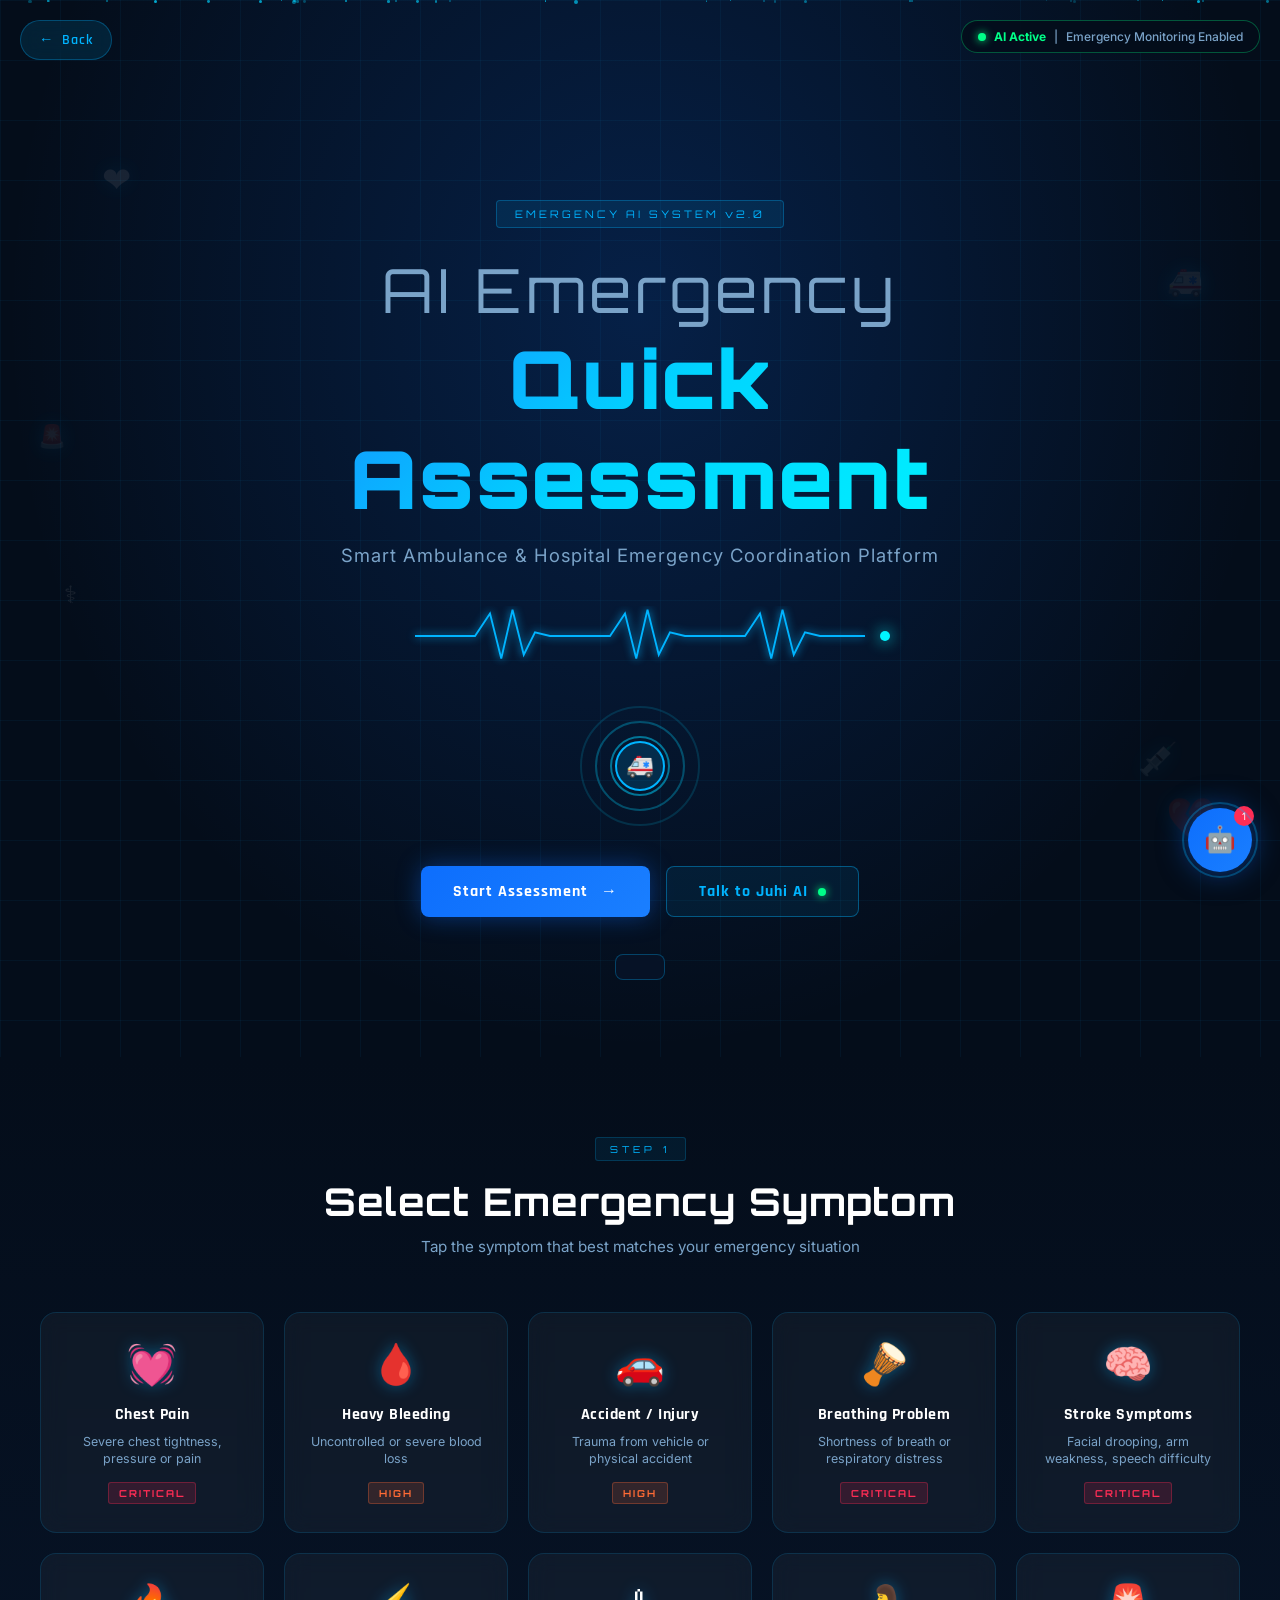
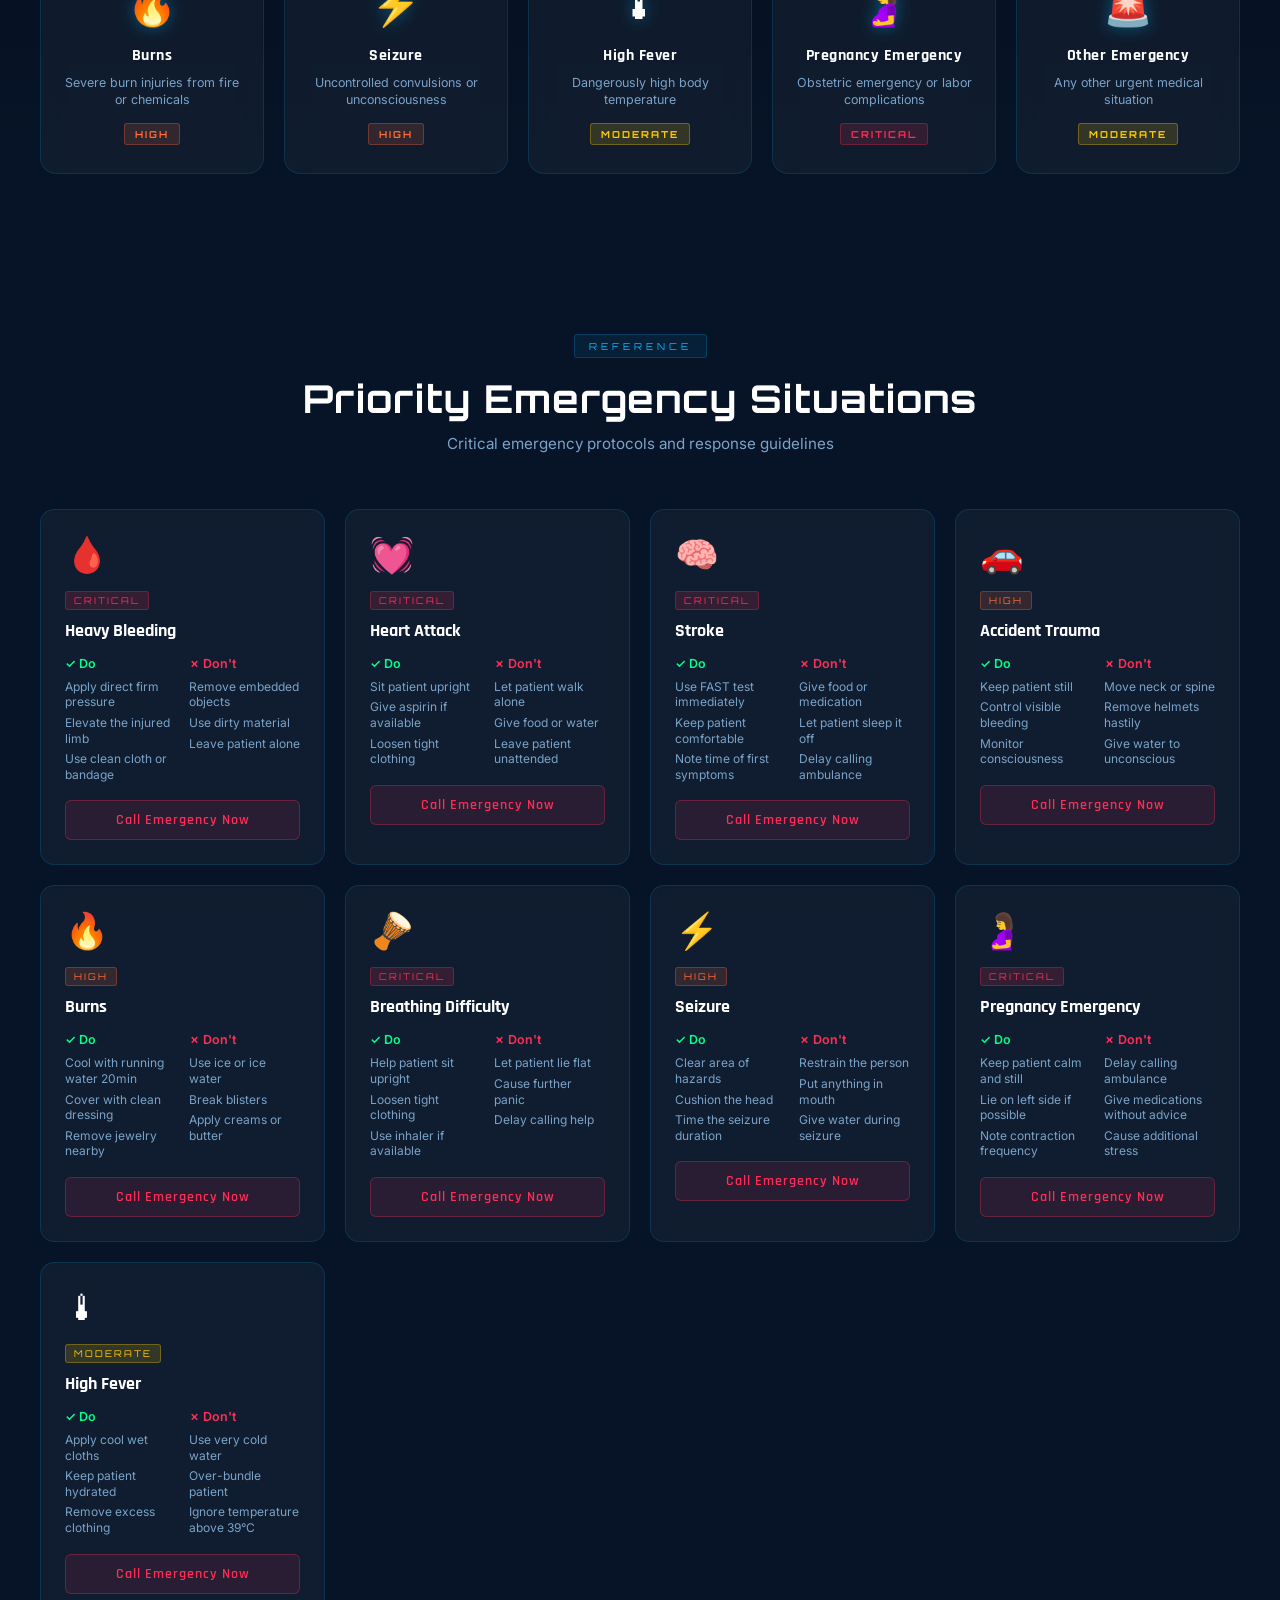
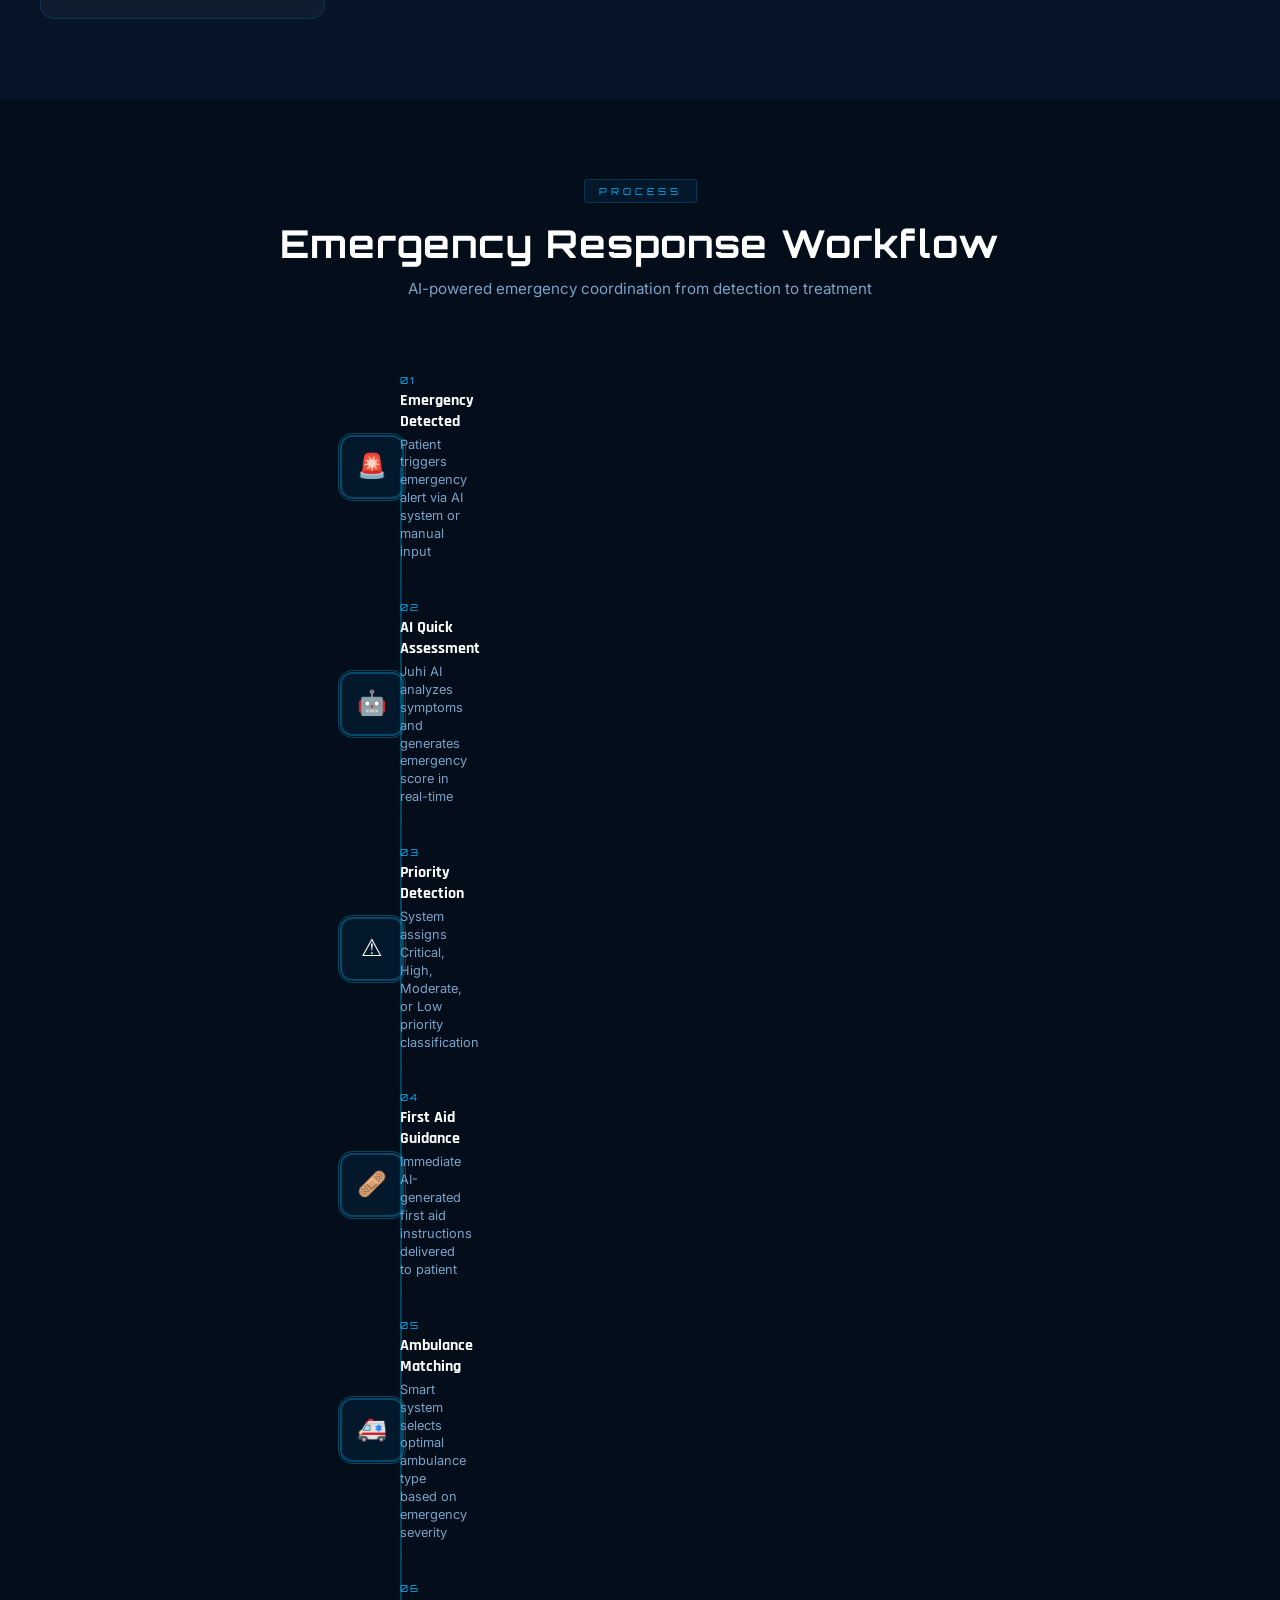
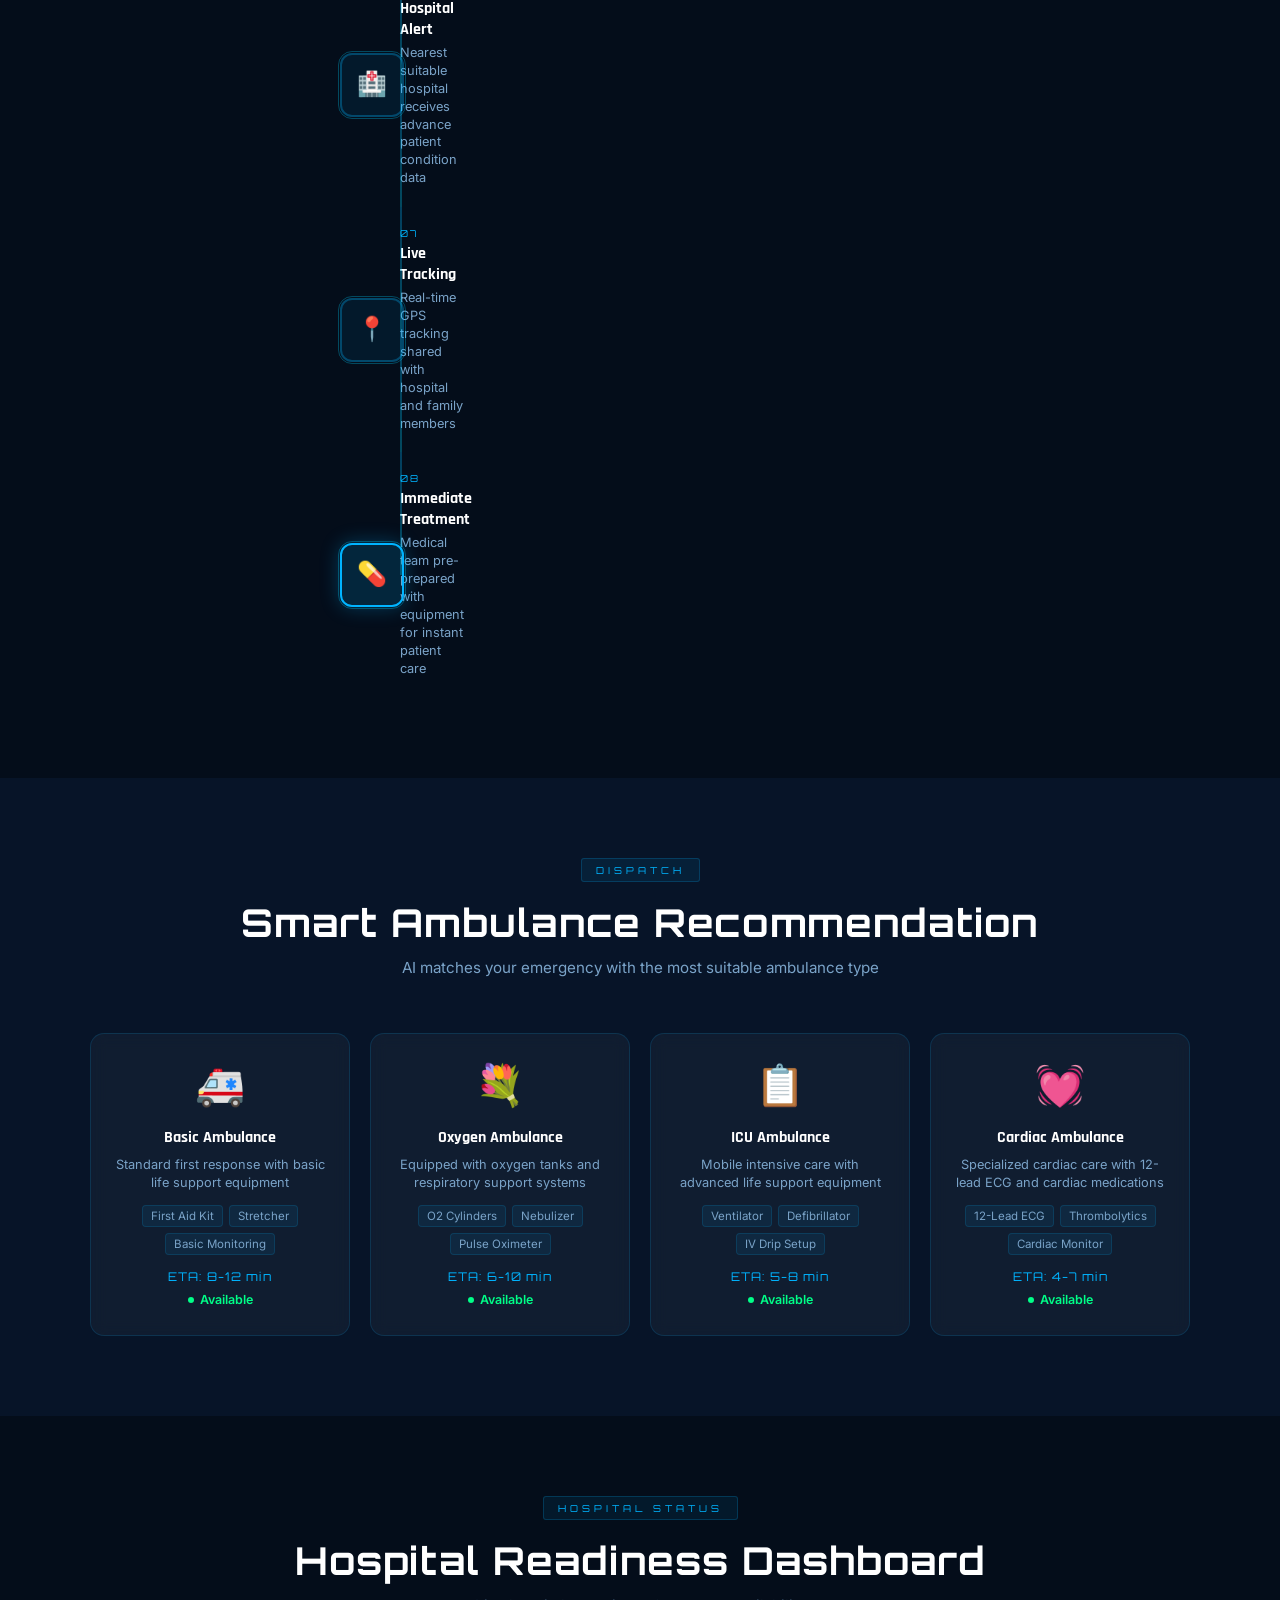
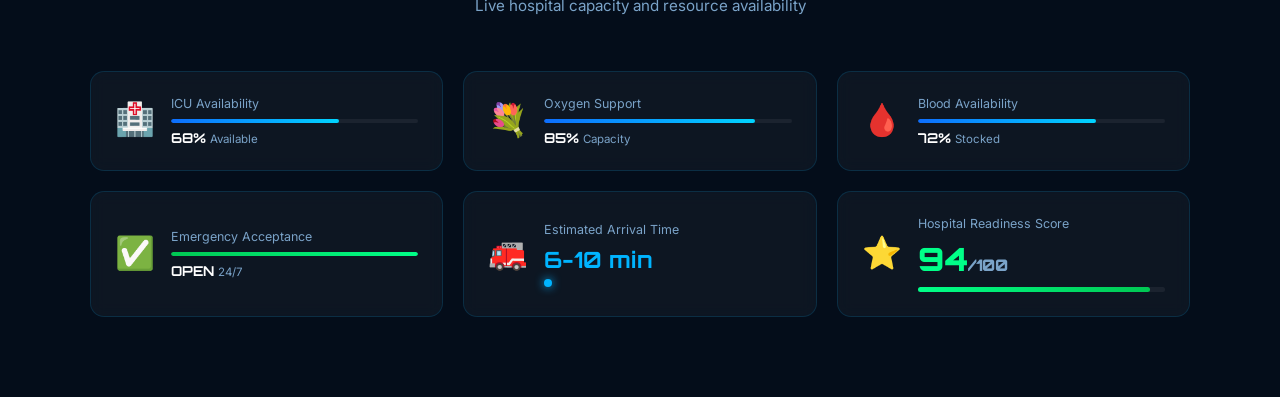
<file: Assestment.html>
<!DOCTYPE html>
<html lang="en">
<head>
<meta charset="UTF-8">
<meta name="viewport" content="width=device-width, initial-scale=1.0, maximum-scale=1.0">
<title>AI Emergency Quick Assessment | ResQ</title>
<link rel="stylesheet" href="style.css">
<link href="https://fonts.googleapis.com/css2?family=Orbitron:wght@400;600;700;900&family=Rajdhani:wght@300;400;500;600;700&family=Inter:wght@300;400;500;600&display=swap" rel="stylesheet">
</head>
<body>

<a href="index.html" class="back-btn" id="backBtn">
  <span class="back-icon">&#8592;</span>
  <span class="back-text">Back</span>
</a>

<div class="emergency-status-badge">
  <span class="status-dot"></span>
  <span class="status-text">AI Active</span>
  <span class="divider">|</span>
  <span class="monitor-text">Emergency Monitoring Enabled</span>
</div>

<section class="hero" id="hero">
  <div class="particles-container" id="particles"></div>
  <div class="hero-bg-grid"></div>
  <div class="floating-icons">
    <div class="float-icon fi1">&#10084;</div>
    <div class="float-icon fi2">&#128657;</div>
    <div class="float-icon fi3">&#9877;</div>
    <div class="float-icon fi4">&#128137;</div>
    <div class="float-icon fi5">&#128680;</div>
    <div class="float-icon fi6">&#128148;</div>
  </div>
  <div class="hero-content">
    <div class="hero-badge">EMERGENCY AI SYSTEM v2.0</div>
    <h1 class="hero-title">
      <span class="title-line1">AI Emergency</span>
      <span class="title-line2">Quick Assessment</span>
    </h1>
    <p class="hero-subtitle">Smart Ambulance & Hospital Emergency Coordination Platform</p>
    <div class="heartbeat-container">
      <svg class="heartbeat-svg" viewBox="0 0 600 80" xmlns="http://www.w3.org/2000/svg">
        <polyline class="heartbeat-line" points="0,40 60,40 80,40 100,10 115,70 130,5 145,65 160,35 180,40 240,40 260,40 280,10 295,70 310,5 325,65 340,35 360,40 420,40 440,40 460,10 475,70 490,5 505,65 520,35 540,40 600,40"/>
      </svg>
      <div class="pulse-dot"></div>
    </div>
    <div class="hero-scan">
      <div class="scan-ring r1"></div>
      <div class="scan-ring r2"></div>
      <div class="scan-ring r3"></div>
      <div class="scan-core">
        <span class="scan-icon">&#128657;</span>
      </div>
    </div>
    <div class="hero-actions">
      <button class="btn-primary" onclick="document.getElementById('symptoms').scrollIntoView({behavior:'smooth'})">
        Start Assessment
        <span class="btn-arrow">&#8594;</span>
      </button>
      <button class="btn-secondary" onclick="toggleChat()">
        Talk to Juhi AI
        <span class="chat-pulse"></span>
      </button>
    </div>
  </div>
</section>

<section class="symptoms-section" id="symptoms">
  <div class="section-header">
    <div class="section-tag">STEP 1</div>
    <h2 class="section-title">Select Emergency Symptom</h2>
    <p class="section-sub">Tap the symptom that best matches your emergency situation</p>
  </div>
  <div class="symptoms-grid" id="symptomsGrid">
    <div class="symptom-card" data-symptom="chest_pain" onclick="selectSymptom(this)">
      <div class="card-glow"></div>
      <div class="card-icon">&#128147;</div>
      <h3 class="card-title">Chest Pain</h3>
      <p class="card-desc">Severe chest tightness, pressure or pain</p>
      <div class="card-severity critical">CRITICAL</div>
    </div>
    <div class="symptom-card" data-symptom="bleeding" onclick="selectSymptom(this)">
      <div class="card-glow"></div>
      <div class="card-icon">&#129656;</div>
      <h3 class="card-title">Heavy Bleeding</h3>
      <p class="card-desc">Uncontrolled or severe blood loss</p>
      <div class="card-severity high">HIGH</div>
    </div>
    <div class="symptom-card" data-symptom="accident" onclick="selectSymptom(this)">
      <div class="card-glow"></div>
      <div class="card-icon">&#128663;</div>
      <h3 class="card-title">Accident / Injury</h3>
      <p class="card-desc">Trauma from vehicle or physical accident</p>
      <div class="card-severity high">HIGH</div>
    </div>
    <div class="symptom-card" data-symptom="breathing" onclick="selectSymptom(this)">
      <div class="card-glow"></div>
      <div class="card-icon">&#129688;</div>
      <h3 class="card-title">Breathing Problem</h3>
      <p class="card-desc">Shortness of breath or respiratory distress</p>
      <div class="card-severity critical">CRITICAL</div>
    </div>
    <div class="symptom-card" data-symptom="stroke" onclick="selectSymptom(this)">
      <div class="card-glow"></div>
      <div class="card-icon">&#129504;</div>
      <h3 class="card-title">Stroke Symptoms</h3>
      <p class="card-desc">Facial drooping, arm weakness, speech difficulty</p>
      <div class="card-severity critical">CRITICAL</div>
    </div>
    <div class="symptom-card" data-symptom="burns" onclick="selectSymptom(this)">
      <div class="card-glow"></div>
      <div class="card-icon">&#128293;</div>
      <h3 class="card-title">Burns</h3>
      <p class="card-desc">Severe burn injuries from fire or chemicals</p>
      <div class="card-severity high">HIGH</div>
    </div>
    <div class="symptom-card" data-symptom="seizure" onclick="selectSymptom(this)">
      <div class="card-glow"></div>
      <div class="card-icon">&#9889;</div>
      <h3 class="card-title">Seizure</h3>
      <p class="card-desc">Uncontrolled convulsions or unconsciousness</p>
      <div class="card-severity high">HIGH</div>
    </div>
    <div class="symptom-card" data-symptom="fever" onclick="selectSymptom(this)">
      <div class="card-glow"></div>
      <div class="card-icon">&#127777;</div>
      <h3 class="card-title">High Fever</h3>
      <p class="card-desc">Dangerously high body temperature</p>
      <div class="card-severity moderate">MODERATE</div>
    </div>
    <div class="symptom-card" data-symptom="pregnancy" onclick="selectSymptom(this)">
      <div class="card-glow"></div>
      <div class="card-icon">&#129328;</div>
      <h3 class="card-title">Pregnancy Emergency</h3>
      <p class="card-desc">Obstetric emergency or labor complications</p>
      <div class="card-severity critical">CRITICAL</div>
    </div>
    <div class="symptom-card" data-symptom="other" onclick="selectSymptom(this)">
      <div class="card-glow"></div>
      <div class="card-icon">&#128680;</div>
      <h3 class="card-title">Other Emergency</h3>
      <p class="card-desc">Any other urgent medical situation</p>
      <div class="card-severity moderate">MODERATE</div>
    </div>
  </div>
</section>

<section class="questions-section" id="questionsSection" style="display:none">
  <div class="section-header">
    <div class="section-tag">STEP 2</div>
    <h2 class="section-title">AI Assessment Questions</h2>
    <p class="section-sub">Answer to help our AI accurately evaluate your emergency</p>
  </div>
  <div class="questions-container" id="questionsContainer"></div>
  <div class="questions-footer">
    <button class="btn-analyze" onclick="analyzeEmergency()">
      <span class="analyze-icon">&#129302;</span>
      Run AI Analysis
      <span class="btn-shine"></span>
    </button>
  </div>
</section>

<section class="analysis-section" id="analysisSection" style="display:none">
  <div class="section-header">
    <div class="section-tag">STEP 3</div>
    <h2 class="section-title">AI Severity Analysis</h2>
    <p class="section-sub">Real-time emergency risk evaluation</p>
  </div>
  <div class="analysis-grid">
    <div class="analysis-card severity-card">
      <div class="severity-ring-wrap">
        <svg class="severity-ring" viewBox="0 0 120 120">
          <circle class="ring-bg" cx="60" cy="60" r="50"/>
          <circle class="ring-fill" id="ringFill" cx="60" cy="60" r="50" stroke-dasharray="314" stroke-dashoffset="314"/>
        </svg>
        <div class="ring-inner">
          <div class="ring-score" id="ringScore">0%</div>
          <div class="ring-label">Risk Score</div>
        </div>
      </div>
      <div class="severity-labels">
        <span class="slabel low">Low</span>
        <span class="slabel moderate">Moderate</span>
        <span class="slabel high">High</span>
        <span class="slabel critical">Critical</span>
      </div>
    </div>
    <div class="analysis-card scan-card">
      <div class="ai-scan-anim">
        <div class="scan-line"></div>
        <div class="scan-data">
          <div class="scan-row"><span>Neural Analysis</span><span class="scan-val" id="sv1">--</span></div>
          <div class="scan-row"><span>Symptom Match</span><span class="scan-val" id="sv2">--</span></div>
          <div class="scan-row"><span>Risk Pattern</span><span class="scan-val" id="sv3">--</span></div>
          <div class="scan-row"><span>Confidence</span><span class="scan-val" id="sv4">--</span></div>
        </div>
      </div>
      <div class="emergency-level-badge" id="emergencyBadge">
        <span class="badge-icon">&#9888;</span>
        <span class="badge-text" id="badgeText">Analyzing...</span>
      </div>
    </div>
  </div>
  <div class="critical-alert" id="criticalAlert" style="display:none">
    <div class="alert-siren">
      <div class="siren-light l1"></div>
      <div class="siren-light l2"></div>
    </div>
    <div class="alert-content">
      <h3 class="alert-title">&#9888; CRITICAL EMERGENCY DETECTED</h3>
      <p class="alert-msg">Immediate medical intervention required. Dispatching priority ambulance now.</p>
    </div>
  </div>
</section>

<section class="prediction-section" id="predictionSection" style="display:none">
  <div class="section-header">
    <div class="section-tag">AI PREDICTION</div>
    <h2 class="section-title">Emergency Diagnosis & Recommendations</h2>
    <p class="section-sub">Juhi AI has analyzed your symptoms and generated a comprehensive emergency plan</p>
  </div>
  <div class="prediction-grid" id="predictionGrid"></div>
</section>

<section class="suggestions-section" id="suggestionsSection" style="display:none">
  <div class="section-header">
    <div class="section-tag">JUHI AI GUIDANCE</div>
    <h2 class="section-title">AI Recommended First Aid</h2>
    <p class="section-sub">Intelligent real-time guidance based on your emergency</p>
  </div>
  <div class="suggestions-container" id="suggestionsContainer"></div>
</section>

<section class="priority-section" id="prioritySituations">
  <div class="section-header">
    <div class="section-tag">REFERENCE</div>
    <h2 class="section-title">Priority Emergency Situations</h2>
    <p class="section-sub">Critical emergency protocols and response guidelines</p>
  </div>
  <div class="priority-grid">
    <div class="priority-card">
      <div class="priority-icon">&#129656;</div>
      <div class="priority-severity critical">CRITICAL</div>
      <h3>Heavy Bleeding</h3>
      <div class="do-dont">
        <div class="do">
          <h4>&#10003; Do</h4>
          <ul>
            <li>Apply direct firm pressure</li>
            <li>Elevate the injured limb</li>
            <li>Use clean cloth or bandage</li>
          </ul>
        </div>
        <div class="dont">
          <h4>&#10007; Don't</h4>
          <ul>
            <li>Remove embedded objects</li>
            <li>Use dirty material</li>
            <li>Leave patient alone</li>
          </ul>
        </div>
      </div>
      <button class="priority-action-btn" onclick="callEmergency()">Call Emergency Now</button>
    </div>
    <div class="priority-card">
      <div class="priority-icon">&#128147;</div>
      <div class="priority-severity critical">CRITICAL</div>
      <h3>Heart Attack</h3>
      <div class="do-dont">
        <div class="do">
          <h4>&#10003; Do</h4>
          <ul>
            <li>Sit patient upright</li>
            <li>Give aspirin if available</li>
            <li>Loosen tight clothing</li>
          </ul>
        </div>
        <div class="dont">
          <h4>&#10007; Don't</h4>
          <ul>
            <li>Let patient walk alone</li>
            <li>Give food or water</li>
            <li>Leave patient unattended</li>
          </ul>
        </div>
      </div>
      <button class="priority-action-btn" onclick="callEmergency()">Call Emergency Now</button>
    </div>
    <div class="priority-card">
      <div class="priority-icon">&#129504;</div>
      <div class="priority-severity critical">CRITICAL</div>
      <h3>Stroke</h3>
      <div class="do-dont">
        <div class="do">
          <h4>&#10003; Do</h4>
          <ul>
            <li>Use FAST test immediately</li>
            <li>Keep patient comfortable</li>
            <li>Note time of first symptoms</li>
          </ul>
        </div>
        <div class="dont">
          <h4>&#10007; Don't</h4>
          <ul>
            <li>Give food or medication</li>
            <li>Let patient sleep it off</li>
            <li>Delay calling ambulance</li>
          </ul>
        </div>
      </div>
      <button class="priority-action-btn" onclick="callEmergency()">Call Emergency Now</button>
    </div>
    <div class="priority-card">
      <div class="priority-icon">&#128663;</div>
      <div class="priority-severity high">HIGH</div>
      <h3>Accident Trauma</h3>
      <div class="do-dont">
        <div class="do">
          <h4>&#10003; Do</h4>
          <ul>
            <li>Keep patient still</li>
            <li>Control visible bleeding</li>
            <li>Monitor consciousness</li>
          </ul>
        </div>
        <div class="dont">
          <h4>&#10007; Don't</h4>
          <ul>
            <li>Move neck or spine</li>
            <li>Remove helmets hastily</li>
            <li>Give water to unconscious</li>
          </ul>
        </div>
      </div>
      <button class="priority-action-btn" onclick="callEmergency()">Call Emergency Now</button>
    </div>
    <div class="priority-card">
      <div class="priority-icon">&#128293;</div>
      <div class="priority-severity high">HIGH</div>
      <h3>Burns</h3>
      <div class="do-dont">
        <div class="do">
          <h4>&#10003; Do</h4>
          <ul>
            <li>Cool with running water 20min</li>
            <li>Cover with clean dressing</li>
            <li>Remove jewelry nearby</li>
          </ul>
        </div>
        <div class="dont">
          <h4>&#10007; Don't</h4>
          <ul>
            <li>Use ice or ice water</li>
            <li>Break blisters</li>
            <li>Apply creams or butter</li>
          </ul>
        </div>
      </div>
      <button class="priority-action-btn" onclick="callEmergency()">Call Emergency Now</button>
    </div>
    <div class="priority-card">
      <div class="priority-icon">&#129688;</div>
      <div class="priority-severity critical">CRITICAL</div>
      <h3>Breathing Difficulty</h3>
      <div class="do-dont">
        <div class="do">
          <h4>&#10003; Do</h4>
          <ul>
            <li>Help patient sit upright</li>
            <li>Loosen tight clothing</li>
            <li>Use inhaler if available</li>
          </ul>
        </div>
        <div class="dont">
          <h4>&#10007; Don't</h4>
          <ul>
            <li>Let patient lie flat</li>
            <li>Cause further panic</li>
            <li>Delay calling help</li>
          </ul>
        </div>
      </div>
      <button class="priority-action-btn" onclick="callEmergency()">Call Emergency Now</button>
    </div>
    <div class="priority-card">
      <div class="priority-icon">&#9889;</div>
      <div class="priority-severity high">HIGH</div>
      <h3>Seizure</h3>
      <div class="do-dont">
        <div class="do">
          <h4>&#10003; Do</h4>
          <ul>
            <li>Clear area of hazards</li>
            <li>Cushion the head</li>
            <li>Time the seizure duration</li>
          </ul>
        </div>
        <div class="dont">
          <h4>&#10007; Don't</h4>
          <ul>
            <li>Restrain the person</li>
            <li>Put anything in mouth</li>
            <li>Give water during seizure</li>
          </ul>
        </div>
      </div>
      <button class="priority-action-btn" onclick="callEmergency()">Call Emergency Now</button>
    </div>
    <div class="priority-card">
      <div class="priority-icon">&#129328;</div>
      <div class="priority-severity critical">CRITICAL</div>
      <h3>Pregnancy Emergency</h3>
      <div class="do-dont">
        <div class="do">
          <h4>&#10003; Do</h4>
          <ul>
            <li>Keep patient calm and still</li>
            <li>Lie on left side if possible</li>
            <li>Note contraction frequency</li>
          </ul>
        </div>
        <div class="dont">
          <h4>&#10007; Don't</h4>
          <ul>
            <li>Delay calling ambulance</li>
            <li>Give medications without advice</li>
            <li>Cause additional stress</li>
          </ul>
        </div>
      </div>
      <button class="priority-action-btn" onclick="callEmergency()">Call Emergency Now</button>
    </div>
    <div class="priority-card">
      <div class="priority-icon">&#127777;</div>
      <div class="priority-severity moderate">MODERATE</div>
      <h3>High Fever</h3>
      <div class="do-dont">
        <div class="do">
          <h4>&#10003; Do</h4>
          <ul>
            <li>Apply cool wet cloths</li>
            <li>Keep patient hydrated</li>
            <li>Remove excess clothing</li>
          </ul>
        </div>
        <div class="dont">
          <h4>&#10007; Don't</h4>
          <ul>
            <li>Use very cold water</li>
            <li>Over-bundle patient</li>
            <li>Ignore temperature above 39°C</li>
          </ul>
        </div>
      </div>
      <button class="priority-action-btn" onclick="callEmergency()">Call Emergency Now</button>
    </div>
  </div>
</section>

<section class="workflow-section">
  <div class="section-header">
    <div class="section-tag">PROCESS</div>
    <h2 class="section-title">Emergency Response Workflow</h2>
    <p class="section-sub">AI-powered emergency coordination from detection to treatment</p>
  </div>
  <div class="workflow-timeline">
    <div class="workflow-step">
      <div class="step-connector top"></div>
      <div class="step-node">
        <div class="step-icon">&#128680;</div>
        <div class="step-pulse"></div>
      </div>
      <div class="step-content">
        <div class="step-num">01</div>
        <h3>Emergency Detected</h3>
        <p>Patient triggers emergency alert via AI system or manual input</p>
      </div>
      <div class="step-connector bottom"></div>
    </div>
    <div class="workflow-step">
      <div class="step-connector top"></div>
      <div class="step-node">
        <div class="step-icon">&#129302;</div>
        <div class="step-pulse"></div>
      </div>
      <div class="step-content">
        <div class="step-num">02</div>
        <h3>AI Quick Assessment</h3>
        <p>Juhi AI analyzes symptoms and generates emergency score in real-time</p>
      </div>
      <div class="step-connector bottom"></div>
    </div>
    <div class="workflow-step">
      <div class="step-connector top"></div>
      <div class="step-node">
        <div class="step-icon">&#9888;</div>
        <div class="step-pulse"></div>
      </div>
      <div class="step-content">
        <div class="step-num">03</div>
        <h3>Priority Detection</h3>
        <p>System assigns Critical, High, Moderate, or Low priority classification</p>
      </div>
      <div class="step-connector bottom"></div>
    </div>
    <div class="workflow-step">
      <div class="step-connector top"></div>
      <div class="step-node">
        <div class="step-icon">&#129657;</div>
        <div class="step-pulse"></div>
      </div>
      <div class="step-content">
        <div class="step-num">04</div>
        <h3>First Aid Guidance</h3>
        <p>Immediate AI-generated first aid instructions delivered to patient</p>
      </div>
      <div class="step-connector bottom"></div>
    </div>
    <div class="workflow-step">
      <div class="step-connector top"></div>
      <div class="step-node">
        <div class="step-icon">&#128657;</div>
        <div class="step-pulse"></div>
      </div>
      <div class="step-content">
        <div class="step-num">05</div>
        <h3>Ambulance Matching</h3>
        <p>Smart system selects optimal ambulance type based on emergency severity</p>
      </div>
      <div class="step-connector bottom"></div>
    </div>
    <div class="workflow-step">
      <div class="step-connector top"></div>
      <div class="step-node">
        <div class="step-icon">&#127973;</div>
        <div class="step-pulse"></div>
      </div>
      <div class="step-content">
        <div class="step-num">06</div>
        <h3>Hospital Alert</h3>
        <p>Nearest suitable hospital receives advance patient condition data</p>
      </div>
      <div class="step-connector bottom"></div>
    </div>
    <div class="workflow-step">
      <div class="step-connector top"></div>
      <div class="step-node">
        <div class="step-icon">&#128205;</div>
        <div class="step-pulse"></div>
      </div>
      <div class="step-content">
        <div class="step-num">07</div>
        <h3>Live Tracking</h3>
        <p>Real-time GPS tracking shared with hospital and family members</p>
      </div>
      <div class="step-connector bottom"></div>
    </div>
    <div class="workflow-step">
      <div class="step-connector top"></div>
      <div class="step-node active-step">
        <div class="step-icon">&#128138;</div>
        <div class="step-pulse"></div>
      </div>
      <div class="step-content">
        <div class="step-num">08</div>
        <h3>Immediate Treatment</h3>
        <p>Medical team pre-prepared with equipment for instant patient care</p>
      </div>
    </div>
  </div>
</section>

<section class="ambulance-section" id="ambulanceSection">
  <div class="section-header">
    <div class="section-tag">DISPATCH</div>
    <h2 class="section-title">Smart Ambulance Recommendation</h2>
    <p class="section-sub">AI matches your emergency with the most suitable ambulance type</p>
  </div>
  <div class="ambulance-grid">
    <div class="ambulance-card" id="amb_basic">
      <div class="amb-icon">&#128657;</div>
      <h3 class="amb-name">Basic Ambulance</h3>
      <p class="amb-desc">Standard first response with basic life support equipment</p>
      <div class="amb-features">
        <span>First Aid Kit</span>
        <span>Stretcher</span>
        <span>Basic Monitoring</span>
      </div>
      <div class="amb-eta">ETA: 8-12 min</div>
      <div class="amb-status available">Available</div>
    </div>
    <div class="ambulance-card" id="amb_oxygen">
      <div class="amb-icon">&#128144;</div>
      <h3 class="amb-name">Oxygen Ambulance</h3>
      <p class="amb-desc">Equipped with oxygen tanks and respiratory support systems</p>
      <div class="amb-features">
        <span>O2 Cylinders</span>
        <span>Nebulizer</span>
        <span>Pulse Oximeter</span>
      </div>
      <div class="amb-eta">ETA: 6-10 min</div>
      <div class="amb-status available">Available</div>
    </div>
    <div class="ambulance-card" id="amb_icu">
      <div class="amb-icon">&#128203;</div>
      <h3 class="amb-name">ICU Ambulance</h3>
      <p class="amb-desc">Mobile intensive care with advanced life support equipment</p>
      <div class="amb-features">
        <span>Ventilator</span>
        <span>Defibrillator</span>
        <span>IV Drip Setup</span>
      </div>
      <div class="amb-eta">ETA: 5-8 min</div>
      <div class="amb-status available">Available</div>
    </div>
    <div class="ambulance-card" id="amb_cardiac">
      <div class="amb-icon">&#128147;</div>
      <h3 class="amb-name">Cardiac Ambulance</h3>
      <p class="amb-desc">Specialized cardiac care with 12-lead ECG and cardiac medications</p>
      <div class="amb-features">
        <span>12-Lead ECG</span>
        <span>Thrombolytics</span>
        <span>Cardiac Monitor</span>
      </div>
      <div class="amb-eta">ETA: 4-7 min</div>
      <div class="amb-status available">Available</div>
    </div>
  </div>
</section>

<section class="hospital-section">
  <div class="section-header">
    <div class="section-tag">HOSPITAL STATUS</div>
    <h2 class="section-title">Hospital Readiness Dashboard</h2>
    <p class="section-sub">Live hospital capacity and resource availability</p>
  </div>
  <div class="hospital-grid">
    <div class="hospital-stat-card">
      <div class="hstat-icon">&#127973;</div>
      <div class="hstat-info">
        <div class="hstat-label">ICU Availability</div>
        <div class="hstat-bar"><div class="hstat-fill" style="width:68%"></div></div>
        <div class="hstat-value">68% <span class="hstat-sub">Available</span></div>
      </div>
    </div>
    <div class="hospital-stat-card">
      <div class="hstat-icon">&#128144;</div>
      <div class="hstat-info">
        <div class="hstat-label">Oxygen Support</div>
        <div class="hstat-bar"><div class="hstat-fill" style="width:85%"></div></div>
        <div class="hstat-value">85% <span class="hstat-sub">Capacity</span></div>
      </div>
    </div>
    <div class="hospital-stat-card">
      <div class="hstat-icon">&#129656;</div>
      <div class="hstat-info">
        <div class="hstat-label">Blood Availability</div>
        <div class="hstat-bar"><div class="hstat-fill" style="width:72%"></div></div>
        <div class="hstat-value">72% <span class="hstat-sub">Stocked</span></div>
      </div>
    </div>
    <div class="hospital-stat-card">
      <div class="hstat-icon">&#9989;</div>
      <div class="hstat-info">
        <div class="hstat-label">Emergency Acceptance</div>
        <div class="hstat-bar"><div class="hstat-fill green" style="width:100%"></div></div>
        <div class="hstat-value">OPEN <span class="hstat-sub">24/7</span></div>
      </div>
    </div>
    <div class="hospital-stat-card">
      <div class="hstat-icon">&#128658;</div>
      <div class="hstat-info">
        <div class="hstat-label">Estimated Arrival Time</div>
        <div class="hstat-value large" id="etaDisplay">6-10 min</div>
        <div class="eta-pulse-dot"></div>
      </div>
    </div>
    <div class="hospital-stat-card readiness-score">
      <div class="hstat-icon">&#11088;</div>
      <div class="hstat-info">
        <div class="hstat-label">Hospital Readiness Score</div>
        <div class="readiness-num">94<span>/100</span></div>
        <div class="readiness-bar"><div class="readiness-fill" style="width:94%"></div></div>
      </div>
    </div>
  </div>
</section>

<section class="summary-section" id="summarySection" style="display:none">
  <div class="section-header">
    <div class="section-tag">SUMMARY</div>
    <h2 class="section-title">Emergency Assessment Summary</h2>
    <p class="section-sub">Complete AI-generated emergency response plan</p>
  </div>
  <div class="summary-card" id="summaryCard">
    <div class="summary-grid" id="summaryGrid"></div>
  </div>
  <div class="action-buttons">
    <button class="action-btn book-btn" onclick="bookAmbulance()">
      <span>&#128657;</span> Book Ambulance
    </button>
    <button class="action-btn call-btn" onclick="callEmergency()">
      <span>&#128222;</span> Call Emergency
    </button>
    <button class="action-btn location-btn" onclick="shareLocation()">
      <span>&#128205;</span> Share Location
    </button>
    <button class="action-btn family-btn" onclick="contactFamily()">
      <span>&#128106;</span> Contact Family
    </button>
    <button class="action-btn nav-btn" onclick="startNavigation()">
      <span>&#128663;</span> Start Navigation
    </button>
  </div>
</section>

<div class="chat-bubble" id="chatBubble" onclick="toggleChat()">
  <div class="bubble-avatar">&#129302;</div>
  <div class="bubble-badge">1</div>
  <div class="bubble-pulse"></div>
</div>

<div class="chatbot-window" id="chatWindow">
  <div class="chat-header">
    <div class="chat-avatar-wrap">
      <div class="chat-avatar">&#129302;</div>
      <div class="chat-online-dot"></div>
    </div>
    <div class="chat-info">
      <div class="chat-name">Juhi AI</div>
      <div class="chat-status">Emergency Assistant · Online</div>
    </div>
    <button class="chat-close" onclick="toggleChat()">&#10005;</button>
  </div>
  <div class="chat-messages" id="chatMessages">
    <div class="msg bot-msg">
      <div class="msg-avatar">&#129302;</div>
      <div class="msg-bubble">
        Hello! I'm <strong>Juhi</strong>, your AI Emergency Assistant. Describe your emergency symptoms and I'll provide instant guidance. What's your emergency? &#128680;
      </div>
    </div>
  </div>
  <div class="quick-actions">
    <button onclick="quickChat('chest pain')">Chest Pain</button>
    <button onclick="quickChat('bleeding')">Bleeding</button>
    <button onclick="quickChat('accident')">Accident</button>
    <button onclick="quickChat('breathing problem')">Breathing</button>
  </div>
  <div class="chat-input-row">
    <input type="text" id="chatInput" placeholder="Describe your emergency..." onkeypress="handleChatKey(event)">
    <button class="voice-btn" onclick="voiceInput()">&#127908;</button>
    <button class="send-btn" onclick="sendChat()">&#10148;</button>
  </div>
</div>

<div class="toast" id="toast"></div>

<script src="script.js"></script>
</body>
</html>
</file>
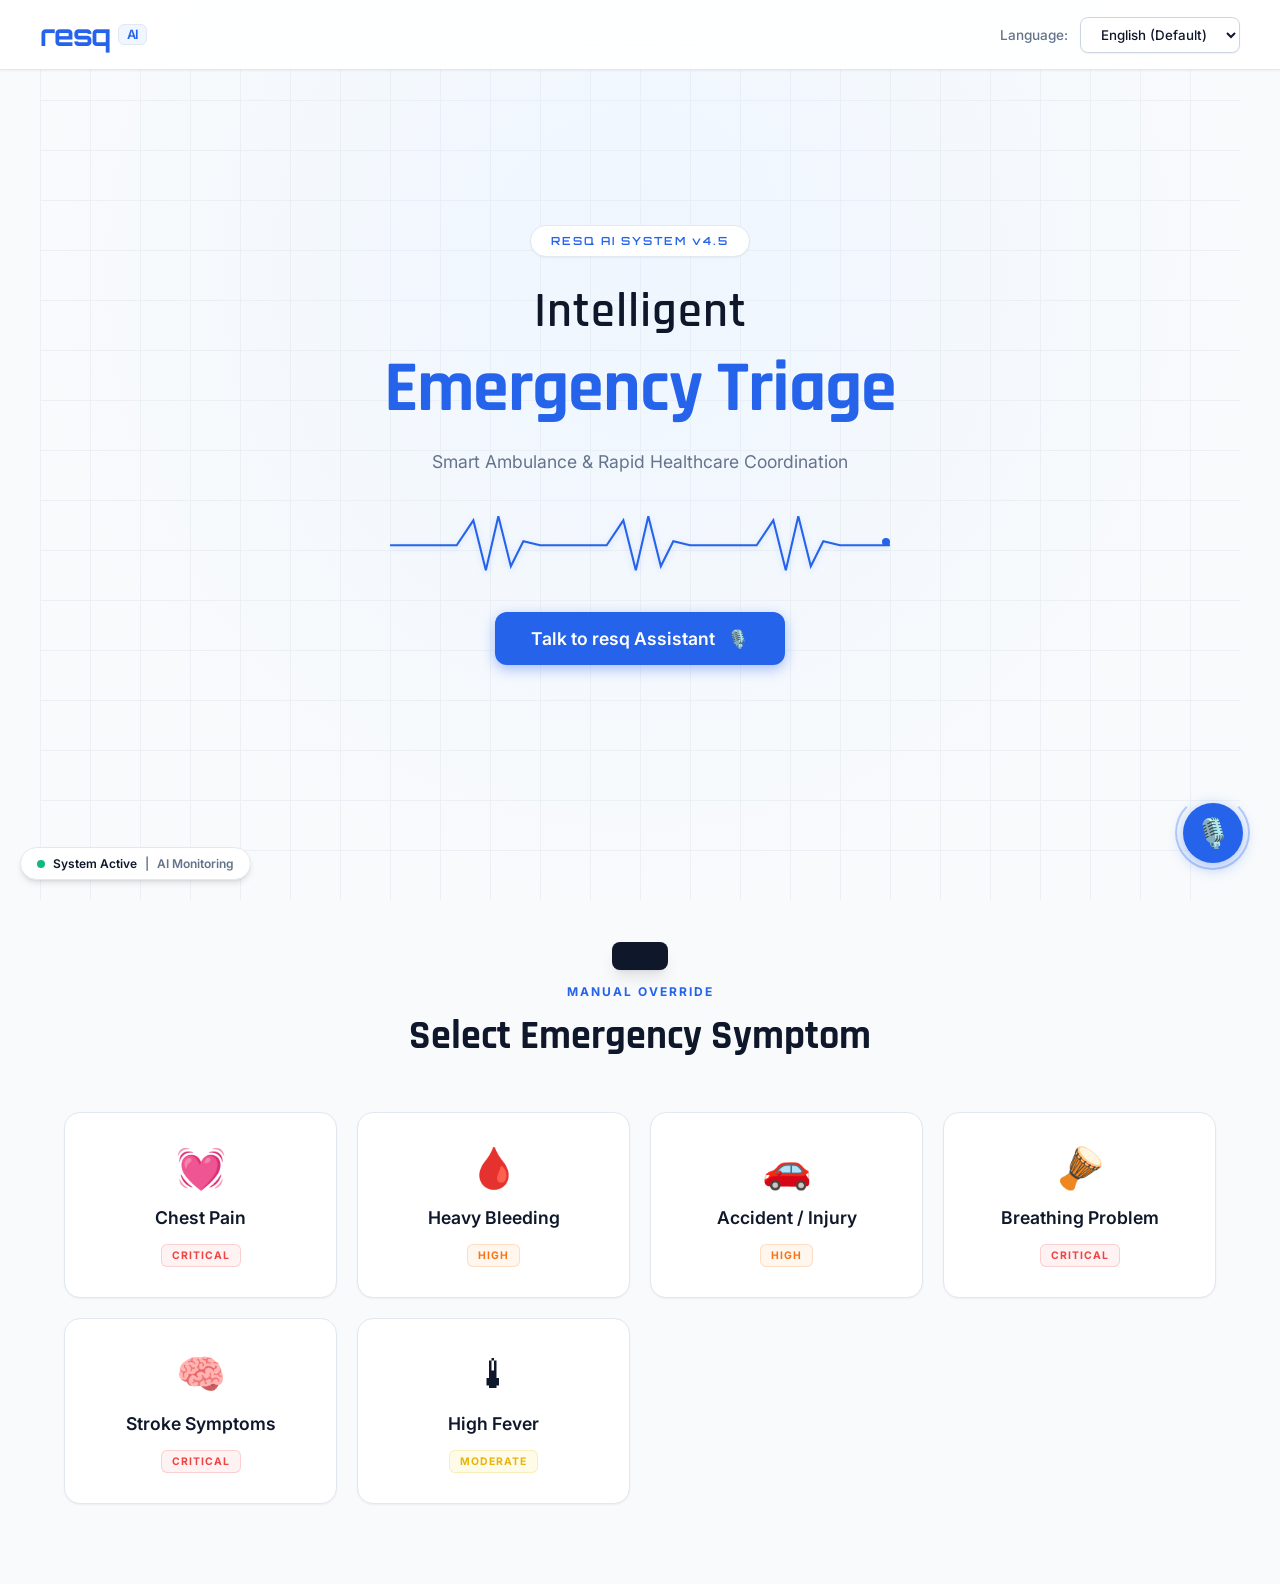
<file: Chatbot.html>
<!DOCTYPE html>
<html lang="en">
<head>
<meta charset="UTF-8">
<meta name="viewport" content="width=device-width, initial-scale=1.0, maximum-scale=1.0">
<title>resq | Intelligent Healthcare Ecosystem</title>
<link href="https://fonts.googleapis.com/css2?family=Orbitron:wght@400;600;700;900&family=Rajdhani:wght@400;500;600;700&family=Inter:wght@300;400;500;600&display=swap" rel="stylesheet">
<style>
*, *::before, *::after { box-sizing: border-box; margin: 0; padding: 0; }
:root {
  --bg-main: #f8fafc;
  --bg-card: #ffffff;
  --text-main: #0f172a;
  --text-muted: #64748b;
  --primary: #2563eb;
  --primary-hover: #1d4ed8;
  --primary-light: #eff6ff;
  --primary-glow: rgba(37, 99, 235, 0.15);
  --border-light: #e2e8f0;
  --border-med: #cbd5e1;
  --shadow-sm: 0 1px 2px 0 rgb(0 0 0 / 0.05);
  --shadow-md: 0 4px 6px -1px rgb(0 0 0 / 0.1), 0 2px 4px -2px rgb(0 0 0 / 0.1);
  --shadow-lg: 0 10px 15px -3px rgb(0 0 0 / 0.1), 0 4px 6px -4px rgb(0 0 0 / 0.1);
  
  --red-alert: #ef4444;
  --red-light: #fef2f2;
  --orange: #f97316;
  --orange-light: #fff7ed;
  --yellow: #eab308;
  --green: #10b981;
  --green-light: #ecfdf5;
  --white: #ffffff;
  
  --font-main: 'Inter', sans-serif;
  --font-head: 'Rajdhani', sans-serif;
  --font-mono: 'Orbitron', monospace;
}
html { scroll-behavior: smooth; overflow-x: hidden; }
body { background: var(--bg-main); color: var(--text-main); font-family: var(--font-main); overflow-x: hidden; min-height: 100vh; }

.resq-nav { position: fixed; top: 0; width: 100%; height: 70px; background: rgba(255, 255, 255, 0.9); backdrop-filter: blur(12px); border-bottom: 1px solid var(--border-light); display: flex; align-items: center; justify-content: space-between; padding: 0 40px; z-index: 9999; box-shadow: var(--shadow-sm); }
.nav-brand { font-family: var(--font-mono); font-size: 1.8rem; font-weight: 700; color: var(--primary); display: flex; align-items: center; gap: 8px; letter-spacing: -1px; }
.ai-badge { background: var(--primary-light); color: var(--primary); padding: 2px 8px; border-radius: 6px; font-size: 0.8rem; font-family: var(--font-main); font-weight: 600; border: 1px solid var(--border-light); }
.lang-selector { display: flex; align-items: center; gap: 12px; }
.lang-label { font-size: 0.85rem; color: var(--text-muted); font-weight: 500; }
.lang-selector select { background: var(--bg-card); border: 1px solid var(--border-med); color: var(--text-main); padding: 8px 16px; border-radius: 8px; font-family: var(--font-main); font-weight: 500; outline: none; cursor: pointer; transition: all 0.2s; box-shadow: var(--shadow-sm); }
.lang-selector select:hover { border-color: var(--primary); }

.emergency-status-badge { position: fixed; bottom: 20px; left: 20px; z-index: 9990; display: flex; align-items: center; gap: 8px; background: var(--bg-card); border: 1px solid var(--border-light); padding: 8px 16px; border-radius: 50px; font-size: 0.75rem; font-weight: 600; box-shadow: var(--shadow-md); color: var(--text-muted); }
.status-dot { width: 8px; height: 8px; background: var(--green); border-radius: 50%; animation: pulseDot 1.5s infinite; }
.status-text { color: var(--text-main); }

.hero { position: relative; min-height: 100vh; display: flex; align-items: center; justify-content: center; text-align: center; background: radial-gradient(ellipse at 50% 30%, var(--primary-light) 0%, var(--bg-main) 70%); padding-top: 70px; }
.hero-bg-grid { position: absolute; inset: 0; background-image: linear-gradient(var(--border-light) 1px, transparent 1px), linear-gradient(90deg, var(--border-light) 1px, transparent 1px); background-size: 50px 50px; opacity: 0.5; }
.hero-content { position: relative; z-index: 5; max-width: 800px; padding: 40px 24px; }
.hero-badge { display: inline-block; background: var(--white); border: 1px solid var(--border-light); color: var(--primary); font-family: var(--font-mono); font-size: 0.7rem; font-weight: 600; letter-spacing: 2px; padding: 8px 20px; border-radius: 50px; margin-bottom: 24px; box-shadow: var(--shadow-sm); }
.hero-title { margin-bottom: 16px; }
.title-line1 { display: block; font-family: var(--font-head); font-size: clamp(2rem, 5vw, 3rem); font-weight: 600; color: var(--text-main); letter-spacing: 1px; }
.title-line2 { display: block; font-family: var(--font-head); font-size: clamp(2.5rem, 6vw, 4.5rem); font-weight: 800; color: var(--primary); letter-spacing: -1px; }
.hero-subtitle { font-size: 1.1rem; color: var(--text-muted); margin-bottom: 40px; }

.btn-primary { background: var(--primary); color: var(--white); border: none; padding: 16px 36px; border-radius: 12px; font-family: var(--font-main); font-size: 1.1rem; font-weight: 600; cursor: pointer; transition: all 0.3s; display: inline-flex; align-items: center; gap: 12px; box-shadow: 0 4px 14px 0 rgba(37, 99, 235, 0.39); }
.btn-primary:hover { background: var(--primary-hover); transform: translateY(-2px); box-shadow: 0 6px 20px rgba(37, 99, 235, 0.4); }

.ecg-container { width: 100%; max-width: 500px; height: 60px; margin: 0 auto 40px; position: relative; }
.ecg-line { fill: none; stroke: var(--primary); stroke-width: 2.5; stroke-dasharray: 2000; stroke-dashoffset: 2000; animation: drawLine 3s ease forwards; filter: drop-shadow(0 2px 4px rgba(37,99,235,0.2)); }
.ecg-pulse { position: absolute; right: 0; top: 50%; transform: translateY(-50%); width: 8px; height: 8px; background: var(--primary); border-radius: 50%; animation: pulseMove 3s ease infinite; }

section { padding: 80px 24px; max-width: 1200px; margin: 0 auto; position: relative; z-index: 10; }
.section-header { text-align: center; margin-bottom: 50px; }
.section-tag { display: inline-block; font-size: 0.75rem; font-weight: 700; letter-spacing: 2px; color: var(--primary); text-transform: uppercase; margin-bottom: 12px; }
.section-title { font-family: var(--font-head); font-size: 2.5rem; font-weight: 700; color: var(--text-main); }

.symptoms-grid { display: grid; grid-template-columns: repeat(auto-fill, minmax(220px, 1fr)); gap: 20px; }
.symptom-card { background: var(--bg-card); border: 1px solid var(--border-light); border-radius: 16px; padding: 30px 20px; text-align: center; cursor: pointer; transition: all 0.3s; box-shadow: var(--shadow-sm); }
.symptom-card:hover, .symptom-card.active { border-color: var(--primary); transform: translateY(-5px); box-shadow: var(--shadow-lg); }
.symptom-card.active { background: var(--primary-light); border-width: 2px; }
.card-icon { font-size: 2.5rem; margin-bottom: 15px; }
.card-title { font-size: 1.1rem; font-weight: 600; color: var(--text-main); margin-bottom: 15px; }
.card-severity { display: inline-block; font-size: 0.65rem; font-weight: 700; letter-spacing: 1px; padding: 4px 10px; border-radius: 6px; text-transform: uppercase; }
.card-severity.critical { color: var(--red-alert); background: var(--red-light); border: 1px solid rgba(239, 68, 68, 0.2); }
.card-severity.high { color: var(--orange); background: var(--orange-light); border: 1px solid rgba(249, 115, 22, 0.2); }
.card-severity.moderate { color: var(--yellow); background: #fefce8; border: 1px solid rgba(234, 179, 8, 0.2); }

.questions-container { display: flex; flex-direction: column; gap: 20px; max-width: 700px; margin: 0 auto; }
.question-item { background: var(--bg-card); border: 1px solid var(--border-light); border-radius: 12px; padding: 24px; box-shadow: var(--shadow-sm); border-left: 4px solid var(--primary); }
.question-label { font-size: 1.1rem; font-weight: 500; color: var(--text-main); margin-bottom: 16px; }
.q-options { display: flex; flex-wrap: wrap; gap: 10px; }
.q-opt { background: var(--white); border: 1px solid var(--border-med); color: var(--text-muted); padding: 10px 20px; border-radius: 8px; cursor: pointer; font-family: var(--font-main); font-weight: 500; transition: all 0.2s; font-size: 0.95rem; }
.q-opt:hover { border-color: var(--primary); color: var(--primary); background: var(--primary-light); }
.q-opt.selected { background: var(--primary); border-color: var(--primary); color: var(--white); box-shadow: var(--shadow-sm); }
.btn-analyze { display: block; margin: 40px auto 0; background: var(--text-main); color: var(--white); border: none; padding: 16px 48px; border-radius: 12px; font-size: 1.05rem; font-weight: 600; cursor: pointer; transition: all 0.3s; box-shadow: var(--shadow-md); }
.btn-analyze:hover { background: var(--primary); transform: translateY(-2px); }

.analysis-grid { display: grid; grid-template-columns: 1fr 1fr; gap: 30px; max-width: 900px; margin: 0 auto; }
.analysis-card { background: var(--bg-card); border: 1px solid var(--border-light); border-radius: 16px; padding: 40px; display: flex; flex-direction: column; align-items: center; justify-content: center; box-shadow: var(--shadow-md); }
.severity-ring-wrap { position: relative; width: 180px; height: 180px; }
.severity-ring { width: 100%; height: 100%; transform: rotate(-90deg); }
.ring-bg { fill: none; stroke: var(--border-light); stroke-width: 8; }
.ring-fill { fill: none; stroke: var(--primary); stroke-width: 8; stroke-linecap: round; transition: stroke-dashoffset 1s ease; }
.ring-inner { position: absolute; top: 50%; left: 50%; transform: translate(-50%, -50%); text-align: center; }
.ring-score { font-family: var(--font-head); font-size: 3rem; font-weight: 700; color: var(--text-main); }

.scan-data { display: flex; flex-direction: column; gap: 16px; width: 100%; }
.scan-row { display: flex; justify-content: space-between; font-size: 0.95rem; color: var(--text-muted); border-bottom: 1px solid var(--border-light); padding-bottom: 12px; font-weight: 500; }
.scan-val { font-weight: 700; color: var(--primary); }
.emergency-level-badge { text-align: center; padding: 16px; margin-top: 20px; width: 100%; background: var(--primary-light); border: 1px solid var(--primary); border-radius: 12px; font-weight: 700; color: var(--primary); font-size: 1.1rem; }

.prediction-grid { display: grid; grid-template-columns: repeat(auto-fill, minmax(250px, 1fr)); gap: 20px; margin-bottom: 30px; }
.prediction-card { background: var(--bg-card); border: 1px solid var(--border-light); padding: 24px; border-radius: 12px; box-shadow: var(--shadow-sm); border-top: 4px solid var(--primary); }
.pred-icon { font-size: 2rem; margin-bottom: 12px; }
.pred-label { font-size: 0.8rem; color: var(--text-muted); text-transform: uppercase; font-weight: 600; letter-spacing: 1px; margin-bottom: 8px; }
.pred-value { font-size: 1.2rem; font-weight: 700; color: var(--text-main); }
.suggestions-container { display: flex; flex-direction: column; gap: 15px; max-width: 800px; margin: 0 auto; }
.suggestion-item { display: flex; gap: 15px; background: var(--white); border: 1px solid var(--border-light); padding: 20px; border-radius: 12px; box-shadow: var(--shadow-sm); }
.suggestion-item.info { border-left: 4px solid var(--primary); }
.sug-icon { width: 48px; height: 48px; background: var(--primary-light); display: flex; align-items: center; justify-content: center; border-radius: 10px; font-size: 1.4rem; flex-shrink: 0; }
.sug-text { font-size: 1rem; color: var(--text-main); line-height: 1.5; align-self: center; font-weight: 500; }
.action-buttons { text-align: center; }
.action-btn { background: var(--white); border: 2px solid var(--primary); color: var(--primary); padding: 14px 32px; border-radius: 12px; font-size: 1rem; font-weight: 700; cursor: pointer; transition: all 0.3s; }
.action-btn:hover { background: var(--primary); color: var(--white); box-shadow: var(--shadow-md); }

.ai-voice-orb { position: fixed; bottom: 30px; right: 30px; width: 75px; height: 75px; z-index: 9998; cursor: pointer; display: flex; align-items: center; justify-content: center; transition: all 0.3s ease; }
.ai-voice-orb.active { transform: scale(1.05); }
.orb-core { position: absolute; width: 60px; height: 60px; background: var(--primary); border-radius: 50%; box-shadow: 0 4px 15px rgba(37, 99, 235, 0.4); transition: all 0.3s; display: flex; align-items: center; justify-content: center; }
.ai-voice-orb:hover .orb-core { transform: scale(1.05); }
.ai-voice-orb.listening .orb-core { background: var(--red-alert); box-shadow: 0 4px 20px rgba(239, 68, 68, 0.5); }
.ai-voice-orb.processing .orb-core { background: var(--yellow); }
.ai-voice-orb.speaking .orb-core { background: var(--primary-hover); animation: pulseCore 1.5s infinite alternate; }
.orb-ring { position: absolute; border: 2px solid var(--primary-light); border-radius: 50%; transition: all 0.3s; }
.orb-ring.r1 { width: 75px; height: 75px; border-color: rgba(37, 99, 235, 0.3); animation: orbSpin 4s linear infinite; border-top-color: transparent; }
.ai-voice-orb.listening .orb-ring.r1 { border-color: rgba(239, 68, 68, 0.3); border-top-color: transparent; animation-duration: 1.5s; }
.orb-icon { position: relative; z-index: 2; font-size: 1.8rem; color: var(--white); }

.voice-panel { position: fixed; bottom: 120px; right: 30px; width: 380px; height: 500px; background: var(--bg-card); border: 1px solid var(--border-light); border-radius: 20px; z-index: 9998; display: none; flex-direction: column; box-shadow: var(--shadow-lg); overflow: hidden; }
.voice-panel.active { display: flex; animation: slideUp 0.3s ease; }
.vp-header { padding: 18px 20px; border-bottom: 1px solid var(--border-light); display: flex; justify-content: space-between; align-items: center; background: var(--bg-main); }
.vp-header-left { display: flex; align-items: center; gap: 12px; }
.vp-title { font-family: var(--font-head); color: var(--text-main); font-size: 1.2rem; font-weight: 700; }
.vp-status-badge { font-size: 0.7rem; font-weight: 700; padding: 4px 10px; border-radius: 12px; background: var(--border-light); color: var(--text-muted); text-transform: uppercase; letter-spacing: 1px; }
.vp-status-badge.listening { background: var(--red-light); color: var(--red-alert); }
.vp-status-badge.processing { background: #fefce8; color: var(--yellow); }
.vp-status-badge.speaking { background: var(--primary-light); color: var(--primary); }
.vp-close { background: none; border: none; color: var(--text-muted); font-size: 1.4rem; cursor: pointer; transition: color 0.2s; }
.vp-close:hover { color: var(--red-alert); }

.vp-chat-area { flex: 1; overflow-y: auto; padding: 20px; display: flex; flex-direction: column; gap: 16px; scrollbar-width: thin; background: var(--white); }
.vp-welcome { display: flex; flex-direction: column; align-items: center; justify-content: center; height: 100%; color: var(--text-muted); font-size: 0.95rem; text-align: center; font-weight: 500; }
.vp-welcome-icon { font-size: 3rem; margin-bottom: 12px; }
.v-msg { display: flex; flex-direction: column; max-width: 85%; animation: fadeInUp 0.3s ease forwards; }
.v-msg.ai { align-self: flex-start; }
.v-msg.user { align-self: flex-end; align-items: flex-end; }
.v-msg-bubble { padding: 12px 16px; border-radius: 16px; font-size: 0.95rem; line-height: 1.5; font-weight: 500; }
.v-msg.ai .v-msg-bubble { background: var(--bg-main); border: 1px solid var(--border-light); color: var(--text-main); border-bottom-left-radius: 4px; }
.v-msg.user .v-msg-bubble { background: var(--primary); color: var(--white); border-bottom-right-radius: 4px; }
.v-msg-time { font-size: 0.7rem; color: var(--text-muted); margin-top: 6px; }

.typing-indicator { display: flex; gap: 4px; padding: 16px; background: var(--bg-main); border: 1px solid var(--border-light); border-radius: 16px; border-bottom-left-radius: 4px; width: fit-content; align-self: flex-start; }
.typing-dot { width: 6px; height: 6px; background: var(--text-muted); border-radius: 50%; animation: typingBounce 1.4s infinite ease-in-out both; }
.typing-dot:nth-child(1) { animation-delay: -0.32s; }
.typing-dot:nth-child(2) { animation-delay: -0.16s; }

.vp-interaction-zone { padding: 20px; border-top: 1px solid var(--border-light); display: flex; flex-direction: column; align-items: center; gap: 12px; background: var(--bg-main); }
.vp-waveform { display: flex; gap: 4px; height: 30px; align-items: center; opacity: 0.2; transition: opacity 0.3s; }
.vp-waveform.active { opacity: 1; }
.vp-waveform span { width: 4px; height: 8px; background: var(--primary); border-radius: 2px; transition: height 0.1s; }
.vp-waveform.active span { animation: wave 1s ease-in-out infinite; }
.vp-waveform.active span:nth-child(2) { animation-delay: 0.1s; }
.vp-waveform.active span:nth-child(3) { animation-delay: 0.2s; }
.vp-waveform.active span:nth-child(4) { animation-delay: 0.3s; }
.vp-waveform.active span:nth-child(5) { animation-delay: 0.4s; }
.vp-status-text { font-size: 0.85rem; font-weight: 600; color: var(--text-muted); text-align: center; min-height: 20px; }

.toast { position: fixed; bottom: 30px; left: 50%; transform: translateX(-50%) translateY(100px); background: var(--text-main); color: var(--white); padding: 14px 28px; border-radius: 8px; font-weight: 500; font-size: 0.95rem; z-index: 99999; transition: transform 0.3s; box-shadow: var(--shadow-lg); pointer-events: none; }
.toast.show { transform: translateX(-50%) translateY(0); }

.location-container { max-width: 600px; margin: 30px auto; background: var(--bg-card); border: 1px solid var(--border-light); padding: 30px; border-radius: 20px; box-shadow: var(--shadow-md); text-align: center; border-top: 4px solid var(--primary); }
.location-input-wrap { position: relative; display: flex; gap: 10px; margin-top: 20px; }
.location-input { flex: 1; padding: 14px 20px; border: 1px solid var(--border-med); border-radius: 12px; font-family: var(--font-main); font-size: 1rem; outline: none; box-shadow: var(--shadow-sm); }
.location-input:focus { border-color: var(--primary); }
.btn-location { background: var(--primary); color: var(--white); border: none; padding: 14px 24px; border-radius: 12px; font-weight: 600; cursor: pointer; font-family: var(--font-main); display: inline-flex; align-items: center; gap: 8px; transition: background 0.2s; }
.btn-location:hover { background: var(--primary-hover); }

.radar-loader { position: relative; width: 100px; height: 100px; margin: 20px auto; display: none; }
.radar-circle { position: absolute; width: 100%; height: 100%; border: 2px solid var(--primary-light); border-radius: 50%; }
.radar-sweep { position: absolute; width: 100%; height: 100%; border-radius: 50%; border: 2px solid transparent; border-top-color: var(--primary); animation: orbSpin 1.5s linear infinite; }
.radar-ping { position: absolute; top: 25%; left: 25%; width: 50%; height: 50%; background: var(--primary-glow); border-radius: 50%; animation: pulseDot 1s ease infinite; }

.ecosystem-panel { display: grid; grid-template-columns: repeat(auto-fit, minmax(320px, 1fr)); gap: 24px; margin-top: 30px; }
.eco-card { background: var(--bg-card); border: 1px solid var(--border-light); border-radius: 16px; padding: 24px; box-shadow: var(--shadow-sm); display: flex; flex-direction: column; gap: 16px; position: relative; overflow: hidden; transition: transform 0.3s, box-shadow 0.3s; }
.eco-card:hover { transform: translateY(-4px); box-shadow: var(--shadow-lg); }
.eco-card::before { content: ''; position: absolute; top: 0; left: 0; width: 4px; height: 100%; background: var(--primary); }
.eco-card.pharmacy-card::before { background: var(--green); }
.eco-card.med-card::before { background: var(--orange); }
.eco-card.delivery-card::before { background: var(--yellow); }
.eco-card.hospital-card::before { background: var(--red-alert); }

.eco-header { display: flex; align-items: center; gap: 12px; border-bottom: 1px solid var(--border-light); padding-bottom: 12px; }
.eco-avatar { width: 50px; height: 50px; background: var(--primary-light); border-radius: 50%; display: flex; align-items: center; justify-content: center; font-size: 1.5rem; font-weight: bold; color: var(--primary); }
.pharmacy-card .eco-avatar { background: var(--green-light); color: var(--green); }
.hospital-card .eco-avatar { background: var(--red-light); color: var(--red-alert); }
.eco-meta { flex: 1; }
.eco-name { font-size: 1.1rem; font-weight: 700; color: var(--text-main); }
.eco-sub { font-size: 0.85rem; color: var(--text-muted); font-weight: 500; }
.eco-badge-status { position: absolute; top: 20px; right: 20px; font-size: 0.7rem; font-weight: 700; padding: 4px 10px; border-radius: 50px; text-transform: uppercase; }
.status-online { background: var(--green-light); color: var(--green); }
.status-remote { background: #fff7ed; color: var(--orange); }

.eco-details { font-size: 0.9rem; color: var(--text-main); display: flex; flex-direction: column; gap: 8px; font-weight: 500; }
.eco-row { display: flex; justify-content: space-between; }
.eco-lbl { color: var(--text-muted); }
.eco-val { font-weight: 600; }

.eco-actions { display: grid; grid-template-columns: 1fr 1fr; gap: 10px; margin-top: auto; }
.eco-btn { display: inline-flex; align-items: center; justify-content: center; gap: 8px; padding: 10px 14px; border-radius: 8px; font-size: 0.85rem; font-weight: 600; cursor: pointer; font-family: var(--font-main); transition: all 0.2s; text-decoration: none; text-align: center; }
.eco-btn-outline { background: var(--white); border: 1px solid var(--border-med); color: var(--text-main); }
.eco-btn-outline:hover { border-color: var(--primary); color: var(--primary); background: var(--primary-light); }
.eco-btn-filled { background: var(--primary); color: var(--white); border: none; }
.eco-btn-filled:hover { background: var(--primary-hover); }
.pharmacy-card .eco-btn-filled { background: var(--green); }
.pharmacy-card .eco-btn-filled:hover { background: #059669; }
.hospital-card .eco-btn-filled { background: var(--red-alert); }
.hospital-card .eco-btn-filled:hover { background: #dc2626; }

.med-list { display: flex; flex-direction: column; gap: 12px; }
.med-item { background: var(--bg-main); border: 1px solid var(--border-light); padding: 14px; border-radius: 10px; display: flex; flex-direction: column; gap: 6px; }
.med-title-row { display: flex; justify-content: space-between; align-items: center; font-weight: 700; }
.med-name { color: var(--primary); font-size: 1rem; }
.med-dose { font-size: 0.85rem; color: var(--text-main); font-weight: 600; }
.med-instruction { font-size: 0.8rem; color: var(--text-muted); line-height: 1.4; }

.med-links { display: flex; gap: 8px; flex-wrap: wrap; margin-top: 8px; }
.med-link-btn { text-decoration: none; display: inline-flex; align-items: center; gap: 6px; font-size: 0.75rem; font-weight: 700; padding: 6px 12px; border-radius: 6px; border: 1px solid var(--border-med); background: var(--white); color: var(--text-main); transition: all 0.2s; }
.med-link-btn:hover { border-color: var(--primary); background: var(--primary-light); color: var(--primary); }

.disclaimer-box { background: #fffbeb; border: 1px solid #fef3c7; border-left: 4px solid var(--yellow); padding: 16px; border-radius: 12px; font-size: 0.85rem; color: #92400e; font-weight: 500; line-height: 1.5; text-align: left; margin-top: 16px; }

.hologram-panel { border: 1px dashed var(--primary); background: linear-gradient(180deg, var(--primary-light) 0%, transparent 100%); border-radius: 16px; padding: 20px; text-align: center; margin-bottom: 24px; position: relative; }
.hologram-pulse { width: 100%; height: 2px; background: linear-gradient(90deg, transparent, var(--primary), transparent); position: absolute; left: 0; animation: pulseMove 2.5s linear infinite; }
.hologram-text { font-family: var(--font-mono); font-size: 0.85rem; color: var(--primary); font-weight: 600; letter-spacing: 1px; }

@keyframes pulseDot { 0%,100% { opacity: 1; transform: scale(1); } 50% { opacity: 0.5; transform: scale(1.2); } }
@keyframes orbSpin { 100% { transform: rotate(360deg); } }
@keyframes pulseCore { from { transform: scale(1); box-shadow: 0 4px 15px rgba(37, 99, 235, 0.4); } to { transform: scale(1.1); box-shadow: 0 4px 25px rgba(37, 99, 235, 0.6); } }
@keyframes wave { 0%,100% { height: 8px; } 50% { height: 24px; } }
@keyframes slideUp { from { opacity: 0; transform: translateY(20px); } to { opacity: 1; transform: translateY(0); } }
@keyframes drawLine { to { stroke-dashoffset: 0; } }
@keyframes pulseMove { 0% { right: 100%; opacity: 0; } 10% { opacity: 1; } 90% { opacity: 1; } 100% { right: 0; opacity: 0; } }
@keyframes fadeInUp { from { opacity: 0; transform: translateY(10px); } to { opacity: 1; transform: translateY(0); } }
@keyframes typingBounce { 0%,80%,100% { transform: scale(0); } 40% { transform: scale(1); } }

@media(max-width: 768px) {
  .resq-nav { padding: 0 20px; }
  .analysis-grid { grid-template-columns: 1fr; }
  .hero-title .title-line2 { font-size: 2.8rem; }
  .voice-panel { right: 10px; left: 10px; width: auto; bottom: 110px; }
}
</style>
</head>
<body>

<nav class="resq-nav">
  <div class="nav-brand">resq <span class="ai-badge">AI</span></div>
  <div class="lang-selector">
    <span class="lang-label">Language:</span>
    <select id="appLang" onchange="changeLanguage()">
      <option value="en" selected>English (Default)</option>
      <option value="hi">हिंदी (Hindi)</option>
      <option value="bn">বাংলা (Bengali)</option>
    </select>
  </div>
</nav>

<div class="emergency-status-badge">
  <span class="status-dot"></span>
  <span class="status-text">System Active</span>
  <span class="divider">|</span>
  <span class="monitor-text">AI Monitoring</span>
</div>

<div class="ai-voice-orb" id="aiVoiceOrb" onclick="handleOrbClick()">
  <div class="orb-core"><div class="orb-icon">🎙️</div></div>
  <div class="orb-ring r1"></div>
</div>

<div class="voice-panel" id="voicePanel">
  <div class="vp-header">
    <div class="vp-header-left">
      <div class="vp-title">resq Assistant</div>
      <div class="vp-status-badge" id="vpStatusBadge">Standby</div>
    </div>
    <button class="vp-close" onclick="closeVoicePanel()">✕</button>
  </div>
  
  <div class="vp-chat-area" id="vpChatArea">
    <div class="vp-welcome">
      <div class="vp-welcome-icon">🤖</div>
      <div>AI Voice Assessment Ready</div>
    </div>
  </div>

  <div class="vp-interaction-zone">
    <div class="vp-waveform" id="vpWaveform">
      <span></span><span></span><span></span><span></span><span></span>
    </div>
    <div class="vp-status-text" id="vpStatusText" data-i18n="tap_to_speak">Tap the orb to speak</div>
  </div>
</div>

<section class="hero" id="hero">
  <div class="hero-bg-grid"></div>
  <div class="hero-content">
    <div class="hero-badge">RESQ AI SYSTEM v4.5</div>
    <h1 class="hero-title">
      <span class="title-line1">Intelligent</span>
      <span class="title-line2">Emergency Triage</span>
    </h1>
    <p class="hero-subtitle">Smart Ambulance & Rapid Healthcare Coordination</p>
    <div class="ecg-container">
      <svg class="ecg-svg" viewBox="0 0 600 80" xmlns="http://www.w3.org/2000/svg">
        <polyline class="ecg-line" points="0,40 60,40 80,40 100,10 115,70 130,5 145,65 160,35 180,40 240,40 260,40 280,10 295,70 310,5 325,65 340,35 360,40 420,40 440,40 460,10 475,70 490,5 505,65 520,35 540,40 600,40"/>
      </svg>
      <div class="ecg-pulse"></div>
    </div>
    <div class="hero-actions">
      <button class="btn-primary" onclick="handleOrbClick()">
        <span data-i18n="talk_btn">Talk to resq Assistant</span>
        <span class="btn-arrow">🎙️</span>
      </button>
    </div>
  </div>
</section>

<section class="symptoms-section" id="symptoms">
  <div class="section-header">
    <div class="section-tag">MANUAL OVERRIDE</div>
    <h2 class="section-title">Select Emergency Symptom</h2>
  </div>
  <div class="symptoms-grid" id="symptomsGrid">
    <div class="symptom-card" data-symptom="chest_pain" onclick="selectSymptom(this)">
      <div class="card-icon">&#128147;</div>
      <h3 class="card-title" data-i18n="chest_pain">Chest Pain</h3>
      <div class="card-severity critical">CRITICAL</div>
    </div>
    <div class="symptom-card" data-symptom="bleeding" onclick="selectSymptom(this)">
      <div class="card-icon">&#129656;</div>
      <h3 class="card-title" data-i18n="bleeding">Heavy Bleeding</h3>
      <div class="card-severity high">HIGH</div>
    </div>
    <div class="symptom-card" data-symptom="accident" onclick="selectSymptom(this)">
      <div class="card-icon">&#128663;</div>
      <h3 class="card-title" data-i18n="accident">Accident / Injury</h3>
      <div class="card-severity high">HIGH</div>
    </div>
    <div class="symptom-card" data-symptom="breathing" onclick="selectSymptom(this)">
      <div class="card-icon">&#129688;</div>
      <h3 class="card-title" data-i18n="breathing">Breathing Problem</h3>
      <div class="card-severity critical">CRITICAL</div>
    </div>
    <div class="symptom-card" data-symptom="stroke" onclick="selectSymptom(this)">
      <div class="card-icon">&#129504;</div>
      <h3 class="card-title" data-i18n="stroke">Stroke Symptoms</h3>
      <div class="card-severity critical">CRITICAL</div>
    </div>
    <div class="symptom-card" data-symptom="fever" onclick="selectSymptom(this)">
      <div class="card-icon">&#127777;</div>
      <h3 class="card-title" data-i18n="fever">High Fever</h3>
      <div class="card-severity moderate">MODERATE</div>
    </div>
  </div>
</section>

<section class="questions-section" id="questionsSection" style="display:none">
  <div class="section-header">
    <div class="section-tag">ASSESSMENT</div>
    <h2 class="section-title" data-i18n="ai_assess_title">AI Assessment</h2>
  </div>
  <div class="questions-container" id="questionsContainer"></div>
  <div class="questions-footer">
    <button class="btn-analyze" onclick="analyzeEmergency()" data-i18n="run_analysis">
      Run Final Analysis
    </button>
  </div>
</section>

<section class="analysis-section" id="analysisSection" style="display:none">
  <div class="section-header">
    <div class="section-tag">PROCESSING</div>
    <h2 class="section-title">Severity Analysis</h2>
  </div>
  <div class="analysis-grid">
    <div class="analysis-card severity-card">
      <div class="severity-ring-wrap">
        <svg class="severity-ring" viewBox="0 0 120 120">
          <circle class="ring-bg" cx="60" cy="60" r="50"/>
          <circle class="ring-fill" id="ringFill" cx="60" cy="60" r="50" stroke-dasharray="314" stroke-dashoffset="314"/>
        </svg>
        <div class="ring-inner">
          <div class="ring-score" id="ringScore">0%</div>
        </div>
      </div>
    </div>
    <div class="analysis-card scan-card">
      <div class="scan-data">
        <div class="scan-row"><span>Neural Analysis</span><span class="scan-val" id="sv1">--</span></div>
        <div class="scan-row"><span>Symptom Match</span><span class="scan-val" id="sv2">--</span></div>
        <div class="scan-row"><span>Confidence</span><span class="scan-val" id="sv4">--</span></div>
      </div>
      <div class="emergency-level-badge" id="emergencyBadge">
        <span class="badge-text" id="badgeText">Analyzing...</span>
      </div>
    </div>
  </div>
</section>

<section class="prediction-section" id="predictionSection" style="display:none">
  <div class="section-header">
    <div class="section-tag">DIAGNOSIS</div>
    <h2 class="section-title">Recommendations</h2>
  </div>
  <div class="prediction-grid" id="predictionGrid"></div>
  <div class="suggestions-container" id="suggestionsContainer"></div>
  
  <div class="location-container" id="locationCollectionBox">
    <h3 style="font-family: var(--font-head); font-size: 1.5rem;" data-i18n="location_title">Location-Based Healthcare Scanning</h3>
    <p style="font-size: 0.9rem; color: var(--text-muted); margin-top: 5px;" data-i18n="location_subtitle">Provide your location, village, hill station or pincode to check matching infrastructure.</p>
    
    <div class="radar-loader" id="radarLocator">
      <div class="radar-circle"></div>
      <div class="radar-sweep"></div>
      <div class="radar-ping"></div>
    </div>
    
    <div class="location-input-wrap">
      <input type="text" id="geoLocInput" class="location-input" placeholder="Enter city, village, hill area or pin code..." />
      <button class="btn-location" onclick="processLocationInfrastructure()">
        <span data-i18n="scan_services">Scan Services</span> 🌐
      </button>
    </div>
  </div>

  <div id="ecosystemRecommendations" style="display:none; margin-top: 40px;">
    <div class="hologram-panel">
      <div class="hologram-pulse"></div>
      <div class="hologram-text" id="hologramStatus">ECOSYSTEM CHANNELS SYNCHRONIZED BASED ON REGIONAL LOGISTICS</div>
    </div>

    <h3 style="font-family: var(--font-head); font-size: 1.8rem; margin-bottom: 10px;" data-i18n="nearby_docs">Recommended Medical Officers & Practitioners</h3>
    <div class="ecosystem-panel" id="doctorContainer"></div>

    <h3 style="font-family: var(--font-head); font-size: 1.8rem; margin-top: 40px; margin-bottom: 10px;">Recommended Hospitals & Emergency Rooms</h3>
    <div class="ecosystem-panel" id="hospitalContainer"></div>

    <h3 style="font-family: var(--font-head); font-size: 1.8rem; margin-top: 40px; margin-bottom: 10px;" data-i18n="nearby_pharmacies">Local Medical Dispensaries & Supplies</h3>
    <div class="ecosystem-panel" id="pharmacyContainer"></div>

    <h3 style="font-family: var(--font-head); font-size: 1.8rem; margin-top: 40px; margin-bottom: 10px;" data-i18n="med_guidance">Automated Preliminary Medication Formulations</h3>
    <div class="ecosystem-panel" id="medicineContainer"></div>

    <h3 style="font-family: var(--font-head); font-size: 1.8rem; margin-top: 40px; margin-bottom: 10px;" data-i18n="digital_channels">Digital Fulfillment Channels</h3>
    <div class="ecosystem-panel" id="deliveryContainer"></div>
  </div>

  <div class="action-buttons" style="margin-top:50px; margin-bottom: 40px;">
    <button class="action-btn" id="dispatchBtn" onclick="window.location.href='ambulance.html'" data-i18n="dispatch_btn">Dispatch Ambulance Now</button>
  </div>
</section>

<div class="toast" id="toast"></div>

<script>
/* =========================================================================
   DYNAMIC HEALTHCARE DATA REGISTRY
   This is the master database. You can add or modify names, phone numbers,
   hospital capacities, and location settings here. It automatically maps 
   to Kolkata's 5 major locations (behala, tollygunge, salt lake, new town, garia)
   and remote rural/hill stations.
   ========================================================================= */
const HEALTHCARE_REGISTRY = {
  kolkata: {
    behala: {
      doctors: [
        { name: "Dr. Alok Banerjee", spec: "Cardiologist", rate: "4.9", dist: "0.8 km", fee: "₹600", hosp: "Behala Care Clinic", type: "Home Visit / In-Clinic", status: "Active Now", phone: "+919830012345", mapQuery: "Behala Care Clinic Kolkata" },
        { name: "Dr. Pratik Saha", spec: "General Physician", rate: "4.7", dist: "1.4 km", fee: "₹400", hosp: "Vidyasagar Hospital Support", type: "In-Clinic Only", status: "Available", phone: "+919830054321", mapQuery: "Vidyasagar State General Hospital Behala" }
      ],
      hospitals: [
        { name: "M.R. Bangur Hospital Node", rating: "4.5", dist: "2.3 km", beds: "14 ICU Beds Available", specialized: "Multi-Specialty Emergency Care", type: "Government General Node", phone: "+913324733900", mapQuery: "MR Bangur Hospital Tollygunge Kolkata" },
        { name: "Behala Balananda Brahmachari Hospital", rating: "4.4", dist: "1.1 km", beds: "6 ICU Beds Available", specialized: "Trauma & General Medicine", type: "Private Trust Hospital", phone: "+913324072312", mapQuery: "Balananda Brahmachari Hospital Behala" }
      ]
    },
    tollygunge: {
      doctors: [
        { name: "Dr. Sudipto Roy", spec: "Pulmonologist", rate: "4.8", dist: "1.1 km", fee: "₹700", hosp: "Tolly Medipoint Center", type: "Clinic & Teleconsult", status: "Active Now", phone: "+919831122334", mapQuery: "Tollygunge Medical Hall Kolkata" },
        { name: "Dr. Manas Mitra", spec: "Neurologist", rate: "4.9", dist: "0.9 km", fee: "₹850", hosp: "Charu Market Specialty Hub", type: "Home Visit & Clinic", status: "On-Call", phone: "+919831155667", mapQuery: "Charu Market Kolkata" }
      ],
      hospitals: [
        { name: "RSV Hospital", rating: "4.6", dist: "1.5 km", beds: "12 ICU Beds Available", specialized: "Stroke Unit & Cardiology Care", type: "Super Specialty Hub", phone: "+913330013000", mapQuery: "RSV Hospital Tollygunge Kolkata" },
        { name: "M.R. Bangur Hospital", rating: "4.5", dist: "0.5 km", beds: "22 ICU Beds Available", specialized: "General & Critical Triage Ward", type: "Government Apex Clinic", phone: "+913324733900", mapQuery: "MR Bangur Hospital Kolkata" }
      ]
    },
    salt_lake: {
      doctors: [
        { name: "Dr. Sukumar Mukherjee", spec: "General Physician", rate: "4.9", dist: "1.5 km", fee: "₹1000", hosp: "AMRI Hospital Salt Lake", type: "In-Clinic / Telemedicine", status: "Active Now", phone: "+919832299887", mapQuery: "AMRI Hospital Salt Lake Kolkata" },
        { name: "Dr. Debashis Chowdhury", spec: "Neurologist", rate: "4.8", dist: "2.3 km", fee: "₹900", hosp: "Salt Lake Neurology Clinic", type: "In-Clinic Only", status: "Available", phone: "+919832244332", mapQuery: "Salt Lake Neurology Clinic Kolkata" }
      ],
      hospitals: [
        { name: "AMRI Hospital Salt Lake", rating: "4.7", dist: "1.2 km", beds: "18 ICU Beds Available", specialized: "Critical Stroke & Neuro Care", type: "Private Multidisciplinary Center", phone: "+913323357710", mapQuery: "AMRI Hospital Salt Lake Kolkata" },
        { name: "Columbia Asia Hospital", rating: "4.8", dist: "2.0 km", beds: "15 ICU Beds Available", specialized: "Advanced Trauma & Cardiac Care", type: "Super-Specialty Hospital Network", phone: "+913339898969", mapQuery: "Manipal Hospitals Salt Lake Kolkata" }
      ]
    },
    new_town: {
      doctors: [
        { name: "Dr. Kunal Sarkar", spec: "Cardiologist", rate: "4.9", dist: "1.2 km", fee: "₹900", hosp: "Medica Hospital Support", type: "Emergency Home Consult", status: "Active Now", phone: "+919833344556", mapQuery: "Medica Superspecialty Hospital Kolkata" },
        { name: "Dr. Swati Sen", spec: "General Physician", rate: "4.8", dist: "0.5 km", fee: "₹500", hosp: "New Town Health Node", type: "In-Clinic & Video Call", status: "Available Now", phone: "+919833377889", mapQuery: "New Town Clinic Kolkata" }
      ],
      hospitals: [
        { name: "Tata Medical Center", rating: "4.9", dist: "2.4 km", beds: "35 Oncology & General ICU Beds", specialized: "Specialized Triage & Oncology", type: "National Super Specialty Node", phone: "+913366006000", mapQuery: "Tata Medical Center New Town Kolkata" },
        { name: "Ohio Cardiology Hospital", rating: "4.6", dist: "1.8 km", beds: "10 ICU Beds Available", specialized: "Cardiac Emergency Response Team", type: "Private Clinical Center", phone: "+913366520000", mapQuery: "Ohio Hospital New Town Kolkata" }
      ]
    },
    garia: {
      doctors: [
        { name: "Dr. Shubhadeep Roy", spec: "Orthopedic Surgeon", rate: "4.7", dist: "1.0 km", fee: "₹550", hosp: "Garia Medical Plaza", type: "In-Clinic Visit Only", status: "Available Now", phone: "+919834411223", mapQuery: "Garia Medical Store Kolkata" },
        { name: "Dr. Anirban Ghosh", spec: "General Physician", rate: "4.8", dist: "2.1 km", fee: "₹450", hosp: "Peerless Hospital Auxiliary", type: "Home Visit & Teleconsult", status: "On-Call", phone: "+919834455667", mapQuery: "Peerless Hospital Garia Kolkata" }
      ],
      hospitals: [
        { name: "Peerless Hospital & Research Center", rating: "4.7", dist: "1.8 km", beds: "28 ICU Beds Available", specialized: "Orthopedic Trauma & Pulmonary Triage", type: "Corporate Apex Hospital", phone: "+913340111222", mapQuery: "Peerless Hospital Kolkata" },
        { name: "Hindusthan Health Point", rating: "4.4", dist: "1.2 km", beds: "8 ICU Beds Available", specialized: "General Triage & Accident Ward", type: "Regional General Hospital", phone: "+913324358826", mapQuery: "Hindusthan Health Point Garia" }
      ]
    }
  },
  generic: {
    doctors: [
      { name: "Dr. Anand Desai", spec: "General Practitioner", rate: "4.8", dist: "2.5 km", fee: "₹400", hosp: "Local District Clinic Node", type: "In-Clinic Visit", status: "Available Now", phone: "+919999999999", mapQuery: "District General Hospital" },
      { name: "Dr. Sarah Williams", spec: "Consulting Specialist", rate: "4.7", dist: "4.2 km", fee: "₹450", hosp: "Regional Welfare Sub-Center", type: "Video / Telemedicine", status: "On-Call", phone: "+918888888888", mapQuery: "Community Health Center" }
    ],
    hospitals: [
      { name: "District General Hospital Emergency Room", rating: "4.3", dist: "3.5 km", beds: "15 ICU Beds Available", specialized: "Primary Triage & Cardiac Support", type: "District Government Center", phone: "+913344556677", mapQuery: "District General Hospital" },
      { name: "Mercy Trust General Ward", rating: "4.2", dist: "5.1 km", beds: "5 General Beds Available", specialized: "Basic Traumatic Management", type: "Charitable Trust Clinic", phone: "+913388990011", mapQuery: "Community Health Center" }
    ]
  },
  remote: {
    doctors: [
      { name: "Dr. Karma Bhutia", spec: "Rural Health Director", rate: "4.8", dist: "1.1 km", fee: "₹250", hosp: "Primary Mountain Health Post", type: "Home Visit & Teleconsult", status: "Available Now", phone: "+917777788888", mapQuery: "Primary Health Center" },
      { name: "Sister Mary Lepcha", spec: "Community Health Nurse", rate: "4.7", dist: "0.5 km", fee: "₹100", hosp: "Mobile Tribal Sub-Centre", type: "First-Response Home Care", status: "On-Call", phone: "+917777711111", mapQuery: "Community Clinic" }
    ],
    hospitals: [
      { name: "Primary Rural Health Center", rating: "4.1", dist: "2.2 km", beds: "2 Basic Emergency Beds", specialized: "Oxygen Stabilization & Basic Trauma", type: "Rural Government Health Center", phone: "+917777722222", mapQuery: "Primary Health Center" },
      { name: "State Mobile Health Van (Node #4)", rating: "4.3", dist: "0.3 km", beds: "Ambulatory Clinic Only", specialized: "Preliminary Antiseptic Recovery", type: "Government Mobile Outreach Service", phone: "+917777733333", mapQuery: "Community Clinic" }
    ]
  }
};

const i18n = {
  en: {
    chest_pain: "Chest Pain", bleeding: "Heavy Bleeding", accident: "Accident / Injury",
    breathing: "Breathing Problem", stroke: "Stroke Symptoms", fever: "High Fever",
    ai_greeting: "Hello, I am the resq Assistant. Please clearly describe your emergency.",
    no_amb_needed: "Based on the assessment, an ambulance may not be strictly required.",
    booking_prompt: "Would you like me to dispatch an ambulance to your location now?",
    booking_prompt_anyway: "However, if you feel unsafe, would you like me to dispatch an ambulance anyway?",
    booking_confirm: "Emergency dispatch initiated. A medical team is on the way. Please stay calm.",
    fallback: "I didn't quite catch that. Could you please repeat?",
    analysis_critical: "Critical emergency indicators detected. Please stand by for immediate support protocols.",
    analysis_done: "Assessment complete. Analyzing your responses now...",
    ack: ["I understand.", "Noted.", "Okay.", "Thank you. Let me ask another question."],
    tap_to_speak: "Tap the orb to speak",
    tap_to_reply: "Tap the orb to reply",
    talk_btn: "Talk to resq Assistant",
    ai_assess_title: "AI Assessment",
    run_analysis: "Run Final Analysis",
    dispatch_btn: "Dispatch Ambulance Now",
    location_title: "Location-Based Healthcare Scanning",
    location_subtitle: "Provide your location, village, hill station or pincode to check matching infrastructure.",
    scan_services: "Scan Services",
    nearby_docs: "Recommended Medical Officers & Practitioners",
    nearby_pharmacies: "Local Medical Dispensaries & Supplies",
    med_guidance: "Automated Preliminary Medication Formulations",
    digital_channels: "Digital Fulfillment Channels",
    share_loc_prompt: "Please share your location or village name so I can find nearby healthcare support."
  },
  hi: {
    chest_pain: "छाती में दर्द", bleeding: "भारी रक्तस्राव", accident: "दुर्घटना / चोट",
    breathing: "सांस लेने में समस्या", stroke: "स्ट्रोक के लक्षण", fever: "तेज बुखार",
    ai_greeting: "नमस्ते, मैं रेस्क्यू (resq) असिस्टेंट हूँ। कृपया अपनी आपात स्थिति बताएं।",
    no_amb_needed: "मूल्यांकन के आधार पर, एम्बुलेंस की सख्त आवश्यकता नहीं हो सकती है।",
    booking_prompt: "क्या मैं आपके स्थान पर एम्बुलेंस भेज दूँ?",
    booking_prompt_anyway: "हालाँकि, यदि आप असुरक्षित महसूस करते हैं, तो क्या आप फिर भी एम्बुलेंस बुलाना चाहेंगे?",
    booking_confirm: "एम्बुलेंस भेजी जा रही है। मेडिकल टीम रास्ते में है, कृपया शांत रहें।",
    fallback: "मुझे समझ नहीं आया। कृपया फिर से बोलें।",
    analysis_critical: "गंभीर स्थिति के संकेत मिले हैं। कृपया तुरंत सहायता की प्रतीक्षा करें।",
    analysis_done: "मूल्यांकन पूरा हुआ। मैं आपके उत्तरों का विश्लेषण कर रही हूँ...",
    ack: ["समझ गई।", "ठीक है।", "धन्यवाद। एक और सवाल।"],
    tap_to_speak: "बोलने के लिए ऑर्ब दबाएं",
    tap_to_reply: "जवाब देने के लिए ऑर्ब दबाएं",
    talk_btn: "रेस्क्यू असिस्टेंट से बात करें",
    ai_assess_title: "एआई मूल्यांकन",
    run_analysis: "अंतिम विश्लेषण चलाएं",
    dispatch_btn: "अभी एम्बुलेंस भेजें",
    location_title: "स्थान-आधारित स्वास्थ्य सेवा स्कैनिंग",
    location_subtitle: "आस-पास के बुनियादी ढांचे की जांच के लिए अपना स्थान, गांव, हिल स्टेशन या पिनकोड दर्ज करें।",
    scan_services: "सेवाएं स्कैन करें",
    nearby_docs: "अनुशंसित चिकित्सा अधिकारी और चिकित्सक",
    nearby_pharmacies: "स्थानीय चिकित्सा औषधालय और आपूर्ति",
    med_guidance: "स्वचालित प्रारंभिक दवा नुस्खे",
    digital_channels: "डिजिटल पूर्ति चैनल",
    share_loc_prompt: "कृपया अपना स्थान या गाँव का नाम साझा करें ताकि मैं आस-पास की स्वास्थ्य सहायता ढूंढ सकूँ।"
  },
  bn: {
    chest_pain: "বুকের ব্যথা", bleeding: "ভারী রক্তপাত", accident: "দুর্ঘটনা / আঘাত",
    breathing: "শ্বাসকষ্ট", stroke: "স্ট্রোকের লক্ষণ", fever: "তীব্র জ্বর",
    ai_greeting: "নমস্কার, আমি রেস্কিউ (resq) অ্যাসিস্ট্যান্ট। আপনার জরুরি অবস্থা সম্পর্কে বলুন।",
    no_amb_needed: "মূল্যায়নের ভিত্তিতে, অ্যাম্বুলেন্সের খুব একটা প্রয়োজন নাও হতে পারে।",
    booking_prompt: "আমি কি এখন আপনার ঠিকানায় অ্যাম্বুলেন্স পাঠাবো?",
    booking_prompt_anyway: "তা সত্ত্বেও, আপনি যদি অনিরাপদ বোধ করেন, আপনি কি অ্যাম্বুলেন্স ডাকতে চান?",
    booking_confirm: "অ্যাম্বুলেন্স পাঠানো হচ্ছে। মেডিকেল টিম পথে আছে, শান্ত থাকুন।",
    fallback: "আমি বুঝতে পারিনি। অনুগ্রহ করে আবার বলুন।",
    analysis_critical: "গুরুতর অবস্থার লক্ষণ পাওয়া গেছে। সহায়তার জন্য অপেক্ষা করুন।",
    analysis_done: "তথ্য সংগ্রহ সম্পূর্ণ। আপনার উত্তর বিশ্লেষণ করা হচ্ছে...",
    ack: ["বুঝেছি।", "ঠিক আছে।", "ধন্যবাদ। আরেকটি প্রশ্ন করছি।"],
    tap_to_speak: "কথা বলতে অর্বে ট্যাপ করুন",
    tap_to_reply: "উত্তর দিতে অর্বে ট্যাপ করুন",
    talk_btn: "রেস্কিউ অ্যাসিস্ট্যান্টের সাথে কথা বলুন",
    ai_assess_title: "এআই মূল্যায়ন",
    run_analysis: "চূড়ান্ত বিশ্লেষণ চালান",
    dispatch_btn: "এখনই অ্যাম্বুলেন্স পাঠান",
    location_title: "অবস্থান-ভিত্তিক স্বাস্থ্যসেবা স্ক্যানিং",
    location_subtitle: "নিকটবর্তী স্বাস্থ্য পরিকাঠামো পরীক্ষা করতে আপনার অবস্থান, গ্রাম, হিল স্টেশন বা পিনকোড দিন।",
    scan_services: "পরিষেবা স্ক্যান করুন",
    nearby_docs: "প্রস্তাবিত চিকিৎসক এবং মেডিকেল অফিসার",
    nearby_pharmacies: "স্থানীয় ঔষধালয় এবং চিকিৎসা সরবরাহ",
    med_guidance: "স্বয়ংক্রিয় প্রাথমিক ঔষধ নির্দেশিকা",
    digital_channels: "ডিজিটাল ডেলিভারি মাধ্যম",
    share_loc_prompt: "অনুগ্রহ করে আপনার অবস্থান বা গ্রামের নাম জানান যাতে আমি কাছাকাছি স্বাস্থ্যসেবা খুঁজে পেতে পারি।"
  }
};

const emergencyData = {
  chest_pain: {
    label: { en: "Chest Pain", hi: "छाती में दर्द", bn: "বুকের ব্যথা" },
    specialist: "Cardiologist",
    questions: [
      { 
        id: "breathing", 
        text: { en: "Are you having difficulty breathing?", hi: "क्या आपको सांस लेने में तकलीफ हो रही है?", bn: "আপনার কি শ্বাস নিতে কষ্ট হচ্ছে?" },
        options: [
          { val: "Yes, severe", label: { en: "Yes, severe", hi: "हाँ, गंभीर", bn: "হ্যাঁ, তীব্র" } },
          { val: "Yes, mild", label: { en: "Yes, mild", hi: "हाँ, हल्का", bn: "হ্যাঁ, সামান্য" } },
          { val: "No", label: { en: "No", hi: "नहीं", bn: "না" } }
        ] 
      },
      { 
        id: "sweating", 
        text: { en: "Are you sweating heavily or feeling dizzy?", hi: "क्या आपको पसीना आ रहा है या चक्कर आ रहे हैं?", bn: "আপনার কি ঘাম হচ্ছে বা মাথা ঘুরছে?" },
        options: [
          { val: "Yes, profuse", label: { en: "Yes, heavily", hi: "हाँ, बहुत ज्यादा", bn: "হ্যাঁ, প্রচুর" } },
          { val: "Yes, slight", label: { en: "Yes, slight", hi: "हाँ, थोड़ा", bn: "হ্যাঁ, সামান্য" } },
          { val: "No", label: { en: "No", hi: "नहीं", bn: "না" } }
        ] 
      },
      { 
        id: "arm_pain", 
        text: { en: "Is the pain radiating to your left arm or jaw?", hi: "क्या दर्द आपके बाएँ हाथ या जबड़े तक जा रहा है?", bn: "ব্যথা কি আপনার বাম হাত বা চোয়ালে ছড়াচ্ছে?" },
        options: [
          { val: "Yes, strongly", label: { en: "Yes, strongly", hi: "हाँ, बहुत ज्यादा", bn: "হ্যাঁ, প্রবলভাবে" } },
          { val: "Somewhat", label: { en: "Somewhat", hi: "कुछ हद तक", bn: "কিছুটা" } },
          { val: "No", label: { en: "No", hi: "नहीं", bn: "না" } }
        ] 
      },
      { 
        id: "onset", 
        text: { en: "Did this pain start suddenly?", hi: "क्या यह दर्द अचानक शुरू हुआ?", bn: "এই ব্যথা কি হঠাৎ শুরু হয়েছে?" },
        options: [
          { val: "Very suddenly", label: { en: "Very suddenly", hi: "अचानक", bn: "খুব হঠাৎ" } },
          { val: "Gradually", label: { en: "Gradually", hi: "धीरे-धीरे", bn: "ধীরে ধীরে" } },
          { val: "Unsure", label: { en: "Unsure", hi: "पता नहीं", bn: "নিশ্চিত নই" } }
        ] 
      },
      { 
        id: "history", 
        text: { en: "Do you have a history of heart issues?", hi: "क्या आपको पहले से दिल की बीमारी है?", bn: "আপনার কি আগে থেকে হার্টের সমস্যা আছে?" },
        options: [
          { val: "Yes", label: { en: "Yes", hi: "हाँ", bn: "হ্যাঁ" } },
          { val: "Not sure", label: { en: "Not sure", hi: "पता नहीं", bn: "নিশ্চিত নই" } },
          { val: "No", label: { en: "No", hi: "नहीं", bn: "না" } }
        ] 
      }
    ],
    predictions: {
      high: { condition: "Cardiac Emergency", severity: "Critical", ambulance: "Cardiac ICU Ambulance", confidence: 96 },
      low: { condition: "Non-Cardiac Chest Pain / Angina", severity: "Moderate", ambulance: "Basic Oxygen Ambulance", confidence: 82 }
    },
    suggestions: [
      { icon: "🩺", text: { en: "Have the patient sit upright and avoid lying completely flat.", hi: "मरीज को सीधा बिठाएं और पूरी तरह से लेटने से बचें।", bn: "রোগীকে সোজা হয়ে বসান এবং পুরোপুরি শুয়ে থাকা এড়িয়ে চলুন।" } },
      { icon: "💊", text: { en: "Loosen any tight clothing around the neck and chest.", hi: "गर्दन and छाती के आसपास के किसी भी तंग कपड़े को ढीला करें।", bn: "ঘাড় এবং বুকের চারপাশে কোনো আঁটসাঁট পোশাক আলগা করুন।" } }
    ],
    medicines: [
      { name: "Sorbitrate 5mg", dosage: "1 Tablet sublingually", instruction: "Keep under the tongue. Do not swallow directly without medical review.", hydration: "Avoid consuming large amounts of fluids immediately." },
      { name: "Aspirin 300mg", dosage: "1 Tablet chewable", instruction: "Chew immediately to accelerate absorption path.", hydration: "Sip nominal water if mouth is excessively dry." }
    ]
  },
  bleeding: {
    label: { en: "Heavy Bleeding", hi: "भारी रक्तस्राव", bn: "ভারী রক্তপাত" },
    specialist: "Trauma Surgeon / Orthopedic",
    questions: [
      { 
        id: "blood_loss", 
        text: { en: "Is the bleeding massive and uncontrollable?", hi: "क्या खून बहना बहुत ज्यादा है और रुक नहीं रहा?", bn: "রক্তপাত কি অনেক বেশি এবং থামছে না?" },
        options: [
          { val: "Massive", label: { en: "Massive", hi: "बहुत ज्यादा", bn: "প্রচুর" } },
          { val: "Moderate", label: { en: "Moderate", hi: "मध्यम", bn: "মাঝারি" } },
          { val: "Minor", label: { en: "Minor", hi: "मामूली", bn: "সামান্য" } }
        ] 
      },
      { 
        id: "location", 
        text: { en: "Where exactly is the bleeding coming from?", hi: "खून ठीक कहाँ से बह रहा है?", bn: "রক্ত ঠিক কোথা থেকে বেরোচ্ছে?" },
        options: [
          { val: "Head/Neck", label: { en: "Head or Neck", hi: "सिर या गर्दन", bn: "মাথা বা ঘাড়" } },
          { val: "Torso/Abdomen", label: { en: "Torso or Abdomen", hi: "ধড় বা পেট", bn: "ধড় বা পেট" } },
          { val: "Limbs", label: { en: "Limbs", hi: "हाथ या पैर", bn: "হাত বা পা" } }
        ] 
      },
      { 
        id: "spurt", 
        text: { en: "Is the blood pulsing or spurting out?", hi: "क्या खून तेजी से फव्वारे की तरह निकल रहा है?", bn: "রক্ত কি স্পন্দিত হয়ে বের হচ্ছে?" },
        options: [
          { val: "Yes, spurting", label: { en: "Yes, spurting", hi: "हाँ, फव्वारे की तरह", bn: "হ্যাঁ, স্পন্দিত" } },
          { val: "Flowing steadily", label: { en: "Flowing steadily", hi: "लगातार बह रहा है", bn: "অবিরাম বইছে" } },
          { val: "Oozing", label: { en: "Oozing slightly", hi: "হালকা বহ रहा है", bn: "হালকা বেরোচ্ছে" } }
        ] 
      },
      { 
        id: "dizzy", 
        text: { en: "Is the patient feeling very dizzy?", hi: "क्या मरीज को बहुत चक्कर आ रहे हैं?", bn: "রোগীর কি খুব মাথা ঘুরছে?" },
        options: [
          { val: "Yes, very dizzy", label: { en: "Yes, very dizzy", hi: "हाँ, बहुत चक्कर", bn: "হ্যাঁ, খুব ঘুরছে" } },
          { val: "Slightly", label: { en: "Slightly", hi: "थोड़ा सा", bn: "একটু" } },
          { val: "No", label: { en: "No", hi: "नहीं", bn: "না" } }
        ] 
      },
      { 
        id: "meds", 
        text: { en: "Is the patient on any blood thinners?", hi: "क्या मरीज खून पतला करने की दवा लेता है?", bn: "রোগী কি রক্ত পাতলা করার ওষুধ খান?" },
        options: [
          { val: "Yes", label: { en: "Yes", hi: "हाँ", bn: "হ্যাঁ" } },
          { val: "Unsure", label: { en: "Unsure", hi: "पता नहीं", bn: "নিশ্চিত নই" } },
          { val: "No", label: { en: "No", hi: "नहीं", bn: "না" } }
        ] 
      }
    ],
    predictions: {
      high: { condition: "Severe Hemorrhage", severity: "Critical", ambulance: "Trauma ICU Ambulance", confidence: 94 },
      low: { condition: "Controlled Laceration", severity: "Moderate", ambulance: "Basic First-Aid Ambulance", confidence: 88 }
    },
    suggestions: [
      { icon: "🩸", text: { en: "Apply firm, continuous direct pressure to the wound using a clean cloth.", hi: "साफ कपड़े का उपयोग करके घाव पर लगातार सीधा दबाव डालें।", bn: "একটি পরিষ্কার কাপড় ব্যবহার করে ক্ষতের উপর অবিচ্ছিন্ন সোজা চাপ প্রয়োগ করুন।" } },
      { icon: "🛌", text: { en: "Elevate the injured area above the level of the heart if possible.", hi: "यदि संभव हो तो घायल हिस्से को हृदय के स्तर से ऊपर उठाएं।", bn: "সম্ভব হলে আহত স্থানটিকে হৃদপিন্ডের স্তরের উপরে তুলুন।" } }
    ],
    medicines: [
      { name: "Tranexamic Acid 500mg", dosage: "Consult Emergency Technician", instruction: "Used primarily for stabilization under strict operational validation.", hydration: "Keep nil by mouth if surgical deployment is anticipated." }
    ]
  },
  breathing: {
    label: { en: "Breathing Problem", hi: "सांस लेने में समस्या", bn: "শ্বাসকষ্ট" },
    specialist: "Pulmonologist",
    questions: [
      { 
        id: "severity_q", 
        text: { en: "Is it severely difficult to breathe right now?", hi: "क्या अभी सांस लेना बहुत मुश्किल है?", bn: "এখন কি শ্বাস নিতে খুব কষ্ট হচ্ছে?" },
        options: [
          { val: "Severe (gasping)", label: { en: "Severe (gasping)", hi: "गंभीर (हांफना)", bn: "তীব্র (হাঁপানো)" } },
          { val: "Labored", label: { en: "Labored", hi: "कठिनाई से", bn: "কঠিন" } },
          { val: "Mild", label: { en: "Mild", hi: "हल्का", bn: "মৃদু" } }
        ] 
      },
      { 
        id: "color", 
        text: { en: "Are the patient's lips turning pale or blue?", hi: "क्या होंठ नीले या पीले पड़ रहे हैं?", bn: "ঠোঁট কি নীল বা ফ্যাকাশে হয়ে যাচ্ছে?" },
        options: [
          { val: "Blue/Cyanotic", label: { en: "Blue", hi: "नीले", bn: "নীল" } },
          { val: "Pale", label: { en: "Pale", hi: "पीले", bn: "ফ্যাকাশে" } },
          { val: "Normal color", label: { en: "Normal", hi: "सामान्य", bn: "স্বাভাবিক" } }
        ] 
      },
      { 
        id: "cough", 
        text: { en: "Are they coughing up blood or froth?", hi: "क्या खांसी में खून या झाग आ रहा है?", bn: "কাশিতে কি রক্ত বা ফেনা উঠছে?" },
        options: [
          { val: "Yes", label: { en: "Yes", hi: "हाँ", bn: "হ্যাঁ" } },
          { val: "Dry cough only", label: { en: "Dry cough only", hi: "सूखी खांसी", bn: "শুধু শুকনো কাশি" } },
          { val: "No cough", label: { en: "No cough", hi: "खांसी नहीं", bn: "কাশি নেই" } }
        ] 
      },
      { 
        id: "chest_tight", 
        text: { en: "Is there tightness in the chest?", hi: "क्या छाती में जकड़न महसूस हो रही है?", bn: "বুকে কি চাপ অনুভব করছেন?" },
        options: [
          { val: "Severe tightness", label: { en: "Severe", hi: "गंभीर", bn: "তীব্র" } },
          { val: "Mild tightness", label: { en: "Mild", hi: "हल्का", bn: "মৃদু" } },
          { val: "No", label: { en: "No", hi: "नहीं", bn: "না" } }
        ] 
      },
      { 
        id: "history_resp", 
        text: { en: "Does the patient have asthma or COPD?", hi: "क्या मरीज को अस्थमा है?", bn: "রোগীর কি হাঁপানি আছে?" },
        options: [
          { val: "Yes", label: { en: "Yes", hi: "हाँ", bn: "হ্যাঁ" } },
          { val: "Unsure", label: { en: "Unsure", hi: "पता नहीं", bn: "নিশ্চিত নই" } },
          { val: "No", label: { en: "No", hi: "नहीं", bn: "না" } }
        ] 
      }
    ],
    predictions: {
      high: { condition: "Acute Respiratory Failure", severity: "Critical", ambulance: "Oxygen ICU Ambulance", confidence: 95 },
      low: { condition: "Mild Respiratory Distress", severity: "Moderate", ambulance: "Basic Oxygen Ambulance", confidence: 85 }
    },
    suggestions: [
      { icon: "🫁", text: { en: "Help the patient sit in a comfortable, upright position.", hi: "मरीज को आरामदायक, सीधी स्थिति में बैठने में मदद करें।", bn: "রোগীকে আরামদায়কভাবে সোজা হয়ে বসতে সাহায্য করুন।" } },
      { icon: "💨", text: { en: "Assist them with their prescribed inhaler if available.", hi: "यदि उपलब्ध हो तो उन्हें उनके निर्धारित इनहेलर के साथ सहायता करें।", bn: "উপলব্ধ থাকলে তাদের নির্ধারিত ইনহেলার দিয়ে সাহায্য করুন।" } }
    ],
    medicines: [
      { name: "Salbutamol Inhaler", dosage: "1-2 Puffs if prescribed", instruction: "Shake well, exhale fully before compressing the canister mechanism.", hydration: "Rinse mouth thoroughly with lukewarm water post-delivery." },
      { name: "Cetirizine 10mg", dosage: "1 Tablet if allergic triggers exist", instruction: "Take only if stable enough to safely consume oral dose.", hydration: "Consume with a standard glass of fresh water." }
    ]
  },
  accident: {
    label: { en: "Accident / Injury", hi: "दुर्घटना / चोट", bn: "দুর্ঘটনা / আঘাত" },
    specialist: "Orthopedic Surgeon",
    questions: [
      { 
        id: "consciousness", 
        text: { en: "Is the injured person fully conscious?", hi: "क्या मरीज पूरी तरह होश में है?", bn: "রোগী কি সম্পূর্ণ সজ্ঞানে আছেন?" },
        options: [
          { val: "Unconscious", label: { en: "Unconscious", hi: "बेहोश", bn: "অজ্ঞান" } },
          { val: "Confused", label: { en: "Confused", hi: "भ्रमित", bn: "বিভ্রান্ত" } },
          { val: "Fully conscious", label: { en: "Fully conscious", hi: "होश में", bn: "সজ্ঞানে" } }
        ] 
      },
      { 
        id: "head_neck", 
        text: { en: "Are there signs of a head or neck injury?", hi: "क्या सिर या गर्दन में चोट लगी है?", bn: "মাথা বা ঘাড়ে কি আঘাত লেগেছে?" },
        options: [
          { val: "Yes, clear signs", label: { en: "Yes", hi: "हाँ", bn: "হ্যাঁ" } },
          { val: "Possible", label: { en: "Possible", hi: "शायद", bn: "সম্ভবত" } },
          { val: "No", label: { en: "No", hi: "नहीं", bn: "না" } }
        ] 
      },
      { 
        id: "movement", 
        text: { en: "Can they move their limbs normally?", hi: "क्या वे हाथ-पैर सामान्य रूप से हिला पा रहे हैं?", bn: "তারা কি হাত-পা স্বাভাবিকভাবে নাড়তে পারছেন?" },
        options: [
          { val: "Cannot move", label: { en: "Cannot move", hi: "हिला नहीं पा रहे", bn: "নাড়তে পারছেন না" } },
          { val: "Moves with pain", label: { en: "Moves with pain", hi: "दर्द के साथ", bn: "ব্যথার সাথে" } },
          { val: "Moves normally", label: { en: "Moves normally", hi: "सामान्य", bn: "স্বাভাবিক" } }
        ] 
      },
      { 
        id: "bleeding_acc", 
        text: { en: "Is there severe bleeding?", hi: "क्या बहुत अधिक खून बह रहा है?", bn: "অনেক বেশি রক্তপাত হচ্ছে কি?" },
        options: [
          { val: "Massive bleeding", label: { en: "Massive bleeding", hi: "बहुत ज्यादा", bn: "প্রচুর রক্তপাত" } },
          { val: "Minor cuts", label: { en: "Minor cuts", hi: "मामूली चोट", bn: "সামান্য কাটা" } },
          { val: "No bleeding", label: { en: "No bleeding", hi: "खून नहीं", bn: "রক্তপাত নেই" } }
        ] 
      },
      { 
        id: "bone", 
        text: { en: "Are there visible broken bones?", hi: "क्या कोई हड्डी टूटी हुई दिख रही है?", bn: "কোনো ভাঙা হাড় দেখা যাচ্ছে কি?" },
        options: [
          { val: "Yes", label: { en: "Yes", hi: "हाँ", bn: "হ্যাঁ" } },
          { val: "Unsure", label: { en: "Unsure", hi: "पता नहीं", bn: "নিশ্চিত নই" } },
          { val: "No", label: { en: "No", hi: "नहीं", bn: "না" } }
        ] 
      }
    ],
    predictions: {
      high: { condition: "Severe Multi-system Trauma", severity: "Critical", ambulance: "Advanced Trauma Ambulance", confidence: 91 },
      low: { condition: "Minor Musculoskeletal Injury", severity: "Moderate", ambulance: "Basic Ambulance", confidence: 86 }
    },
    suggestions: [
      { icon: "⚠️", text: { en: "CRITICAL: Do not move the patient unless they are in immediate danger.", hi: "गंभीर: मरीज को तब तक न हिलाएं जब तक वे तत्काल खतरे में न हों।", bn: "জরুরী: রোগীকে সরাবেন না যদি না তারা তাৎক্ষণিক বিপদে থাকে।" } },
      { icon: "🩸", text: { en: "Control any visible, heavy bleeding with direct pressure.", hi: "दबाव डालकर भारी रक्तस्राव को रोकें।", bn: "চাপ প্রয়োগ করে ভারী রক্তপাত নিয়ন্ত্রণ করুন।" } }
    ],
    medicines: [
      { name: "Paracetamol 650mg", dosage: "1 Tablet for trauma pain", instruction: "Administer only if subject exhibits fluent swallowing capacities.", hydration: "Take with 150ml clean drinking water." }
    ]
  },
  stroke: {
    label: { en: "Stroke Symptoms", hi: "स्ट्रोक के लक्षण", bn: "স্ট্রোকের লক্ষণ" },
    specialist: "Neurologist",
    questions: [
      { 
        id: "face", 
        text: { en: "Is one side of the face drooping?", hi: "क्या चेहरे का एक हिस्सा लटक रहा है?", bn: "মুখের একপাশ কি ঝুলে গেছে?" },
        options: [
          { val: "Yes, noticeable", label: { en: "Yes, noticeably", hi: "हाँ, स्पष्ट रूप से", bn: "হ্যাঁ, লক্ষণীয়ভাবে" } },
          { val: "Slightly", label: { en: "Slightly", hi: "थोड़ा सा", bn: "সামান্য" } },
          { val: "No", label: { en: "No", hi: "नहीं", bn: "না" } }
        ] 
      },
      { 
        id: "arms", 
        text: { en: "Is there sudden weakness in the arms?", hi: "क्या अचानक हाथ में कमजोरी आ गई है?", bn: "হাতে কি হঠাৎ দুর্বলতা এসেছে?" },
        options: [
          { val: "Cannot raise one/both", label: { en: "Cannot raise", hi: "उठा नहीं पा रहे", bn: "তুলতে পারছেন না" } },
          { val: "Weakness in one", label: { en: "Weakness in one", hi: "एक में कमजोरी", bn: "এক হাতে দুর্বলতা" } },
          { val: "Normal movement", label: { en: "Normal", hi: "सामान्य", bn: "স্বাভাবিক" } }
        ] 
      },
      { 
        id: "speech", 
        text: { en: "Is their speech slurred?", hi: "क्या बोलने में लड़खड़ाहट है?", bn: "কথা কি জড়িয়ে যাচ্ছে?" },
        options: [
          { val: "Slurred/Muted", label: { en: "Slurred/Muted", hi: "लड़खड़ाहट", bn: "জড়িয়ে যাচ্ছে" } },
          { val: "Slightly strange", label: { en: "Slightly strange", hi: "थोड़ा अजीब", bn: "একটু অদ্ভুত" } },
          { val: "Normal", label: { en: "Normal", hi: "सामान्य", bn: "স্বাভাবিক" } }
        ] 
      },
      { 
        id: "vision", 
        text: { en: "Is there sudden loss of vision?", hi: "क्या दृष्टि में अचानक कमी आई है?", bn: "দৃষ্টিশক্তি কি হঠাৎ কমে গেছে?" },
        options: [
          { val: "Yes, sudden loss", label: { en: "Yes", hi: "हाँ", bn: "হ্যাঁ" } },
          { val: "Blurry", label: { en: "Blurry", hi: "धुंधला", bn: "ঝাপসা" } },
          { val: "No", label: { en: "No", hi: "नहीं", bn: "না" } }
        ] 
      },
      { 
        id: "balance", 
        text: { en: "Have they lost balance and cannot walk?", hi: "क्या संतुलन बिगड़ गया है?", bn: "তারা কি ভারসাম্য হারিয়েছেন?" },
        options: [
          { val: "Yes, unable to walk", label: { en: "Yes", hi: "हाँ", bn: "হ্যাঁ" } },
          { val: "Dizzy", label: { en: "Dizzy", hi: "चक्कर", bn: "মাথা ঘোরা" } },
          { val: "Normal balance", label: { en: "Normal", hi: "सामान्य", bn: "স্বাভাবিক" } }
        ] 
      }
    ],
    predictions: {
      high: { condition: "Acute Stroke (CVA)", severity: "Critical", ambulance: "Neurology ICU Ambulance", confidence: 97 },
      low: { condition: "Transient Ischemic Attack (TIA)", severity: "High", ambulance: "Advanced Life Support", confidence: 84 }
    },
    suggestions: [
      { icon: "⏱️", text: { en: "Time is brain. Note the exact time these symptoms first started.", hi: "समय बहुत महत्वपूर्ण है। लक्षण शुरू होने का सटीक समय नोट करें।", bn: "সময় খুব গুরুত্বপূর্ণ। লক্ষণগুলি শুরু হওয়ার সঠিক সময় নোট করুন।" } },
      { icon: "🛌", text: { en: "Keep the patient calm and lying down safely. Do not give them food or water.", hi: "मरीज को शांत और सुरक्षित रूप से लिटाए रखें। उन्हें खाना या पानी न दें।", bn: "রোগীকে শান্ত রাখুন এবং নিরাপদে শুইয়ে রাখুন। তাদের খাবার বা জল দেবেন না।" } }
    ],
    medicines: [
      { name: "Emergency Infrastructure Routing", dosage: "Zero Oral Intake", instruction: "Do not give any aspirin or fluids until neurological imaging is run.", hydration: "Strictly avoid liquid mechanics due to aspiration dangers." }
    ]
  },
  fever: {
    label: { en: "High Fever", hi: "तेज बुखार", bn: "তীব্র জ্বর" },
    specialist: "General Physician",
    questions: [
      { 
        id: "temp", 
        text: { en: "Is the fever over 103 degrees?", hi: "क्या बुखार 103 डिग्री से ज्यादा है?", bn: "জ্বর কি ১০৩ ডিগ্রির বেশি?" },
        options: [
          { val: "Over 103°F", label: { en: "Over 103°F", hi: "103°F से अधिक", bn: "১০৩°F এর বেশি" } },
          { val: "101°F - 102°F", label: { en: "101°F - 102°F", hi: "101°F - 102°F", bn: "১০১°F - ১০২°F" } },
          { val: "Under 100°F", label: { en: "Under 100°F", hi: "100°F से कम", bn: "১০০°F এর কম" } }
        ] 
      },
      { 
        id: "neck", 
        text: { en: "Do they have a very stiff neck?", hi: "क्या गर्दन में बहुत अकड़न है?", bn: "ঘাড়ে কি খুব আড়ষ্টতা আছে?" },
        options: [
          { val: "Yes, severe", label: { en: "Yes, severe", hi: "हाँ, बहुत ज्यादा", bn: "হ্যাঁ, খুব" } },
          { val: "Mild stiffness", label: { en: "Mild stiffness", hi: "হালকি আকড়ন", bn: "হালকা আড়ষ্টতা" } },
          { val: "No", label: { en: "No", hi: "नहीं", bn: "না" } }
        ] 
      },
      { 
        id: "rash", 
        text: { en: "Has a new rash appeared on the body?", hi: "क्या शरीर पर कोई नया दाना या चकत्ता आया है?", bn: "শরীরে কি নতুন কোনো ফুসকুড়ি দেখা দিয়েছে?" },
        options: [
          { val: "Yes, spreading", label: { en: "Yes, spreading", hi: "हाँ, फैल रहा है", bn: "হ্যাঁ, ছড়াচ্ছে" } },
          { val: "Small spots", label: { en: "Small spots", hi: "छोटे धब्बे", bn: "ছোট দাগ" } },
          { val: "No rash", label: { en: "No", hi: "नहीं", bn: "না" } }
        ] 
      },
      { 
        id: "alertness", 
        text: { en: "Are they confused or hard to wake up?", hi: "क्या वे भ्रमित हैं या जागने में मुश्किल हो रही है?", bn: "তারা কি বিভ্রান্ত বা জাগানো কঠিন হচ্ছে?" },
        options: [
          { val: "Difficult to wake", label: { en: "Difficult to wake", hi: "जागने में मुश्किल", bn: "জাগানো কঠিন" } },
          { val: "Confused", label: { en: "Confused", hi: "भ्रमित", bn: "বিভ্রান্ত" } },
          { val: "Fully alert", label: { en: "Fully alert", hi: "पूरी तरह सचेत", bn: "সম্পূর্ণ সজাগ" } }
        ] 
      },
      { 
        id: "breathing_fever", 
        text: { en: "Are they breathing rapidly?", hi: "क्या वे तेजी से सांस ले रहे हैं?", bn: "তারা কি দ্রুত শ্বাস নিচ্ছেন?" },
        options: [
          { val: "Yes, struggling", label: { en: "Yes, struggling", hi: "हाँ, परेशानी हो रही है", bn: "হ্যাঁ, কষ্ট হচ্ছে" } },
          { val: "Slightly rapid", label: { en: "Slightly rapid", hi: "थोड़ा तेज", bn: "একটু দ্রুত" } },
          { val: "Normal", label: { en: "Normal", hi: "सामान्य", bn: "স্বাভাবিক" } }
        ] 
      }
    ],
    predictions: {
      high: { condition: "Severe Systemic Infection / Sepsis", severity: "Critical", ambulance: "ICU Ambulance", confidence: 90 },
      low: { condition: "Viral Infection / Moderate Fever", severity: "Moderate", ambulance: "Basic Consultation", confidence: 85 }
    },
    suggestions: [
      { icon: "🌡️", text: { en: "Apply cool, damp cloths to the forehead and armpits.", hi: "माथे और बगल में ठंडे, नम कपड़े लगाएं।", bn: "কপাল এবং বগলে ঠান্ডা, ভেজা কাপড় লাগান।" } },
      { icon: "💧", text: { en: "Encourage sipping fluids if the patient is fully conscious and alert.", hi: "यदि मरीज पूरी तरह सचेत है तो तरल पदार्थ पीने के लिए प्रोत्साहित करें।", bn: "রোগী সম্পূর্ণ সজাগ থাকলে তরল পানে উৎসাহিত করুন।" } }
    ],
    medicines: [
      { name: "Calpol 650mg", dosage: "1 Tablet every 6 hours if temp >100°F", instruction: "Do not exceed 4 tablets in any given 24-hour cycle window.", hydration: "Drink plenty of water or electrolyte formulations." },
      { name: "Electral ORS Powder", dosage: "1 Sachet in 1 Litre water", instruction: "Sip progressively across the day to maintain vital electrolyte baselines.", hydration: "Continuous replenishment yields faster metabolic baseline restoration." }
    ]
  }
};

let currentLang = 'en';
let selectedSymptom = null;
let assessmentAnswers = {};
let currentRunningScore = 0;
let synth = window.speechSynthesis;

let recognition = null;
let persistentAudioStream = null;
let isPanelOpen = false;
let isListening = false;
let isSpeaking = false;
let vState = 'IDLE'; 
let vSymptom = null;
let vQuestionIndex = 0;
let currentPredData = null;

async function requestPersistentMic() {
  if (!persistentAudioStream && navigator.mediaDevices) {
    try {
      persistentAudioStream = await navigator.mediaDevices.getUserMedia({ audio: true });
    } catch (e) {
      console.warn("Persistent mic permission denied.", e);
    }
  }
}

function changeLanguage() {
  currentLang = document.getElementById('appLang').value;
  document.querySelectorAll('[data-i18n]').forEach(el => {
    const key = el.getAttribute('data-i18n');
    if(i18n[currentLang][key]) {
      el.textContent = i18n[currentLang][key];
    }
  });
  
  if (selectedSymptom && document.getElementById('questionsSection').style.display === 'block') {
    renderQuestions(selectedSymptom);
  }
  
  showToast('Language updated.');
}

function selectSymptom(card) {
  if (isPanelOpen) { closeVoicePanel(); }
  document.querySelectorAll('.symptom-card').forEach(c => c.classList.remove('active'));
  card.classList.add('active');
  selectedSymptom = card.getAttribute('data-symptom');
  if(!emergencyData[selectedSymptom]) selectedSymptom = 'chest_pain';
  assessmentAnswers = {};
  renderQuestions(selectedSymptom);
  document.getElementById('questionsSection').scrollIntoView({ behavior: 'smooth', block: 'start' });
}

function renderQuestions(symptomKey) {
  const data = emergencyData[symptomKey];
  const section = document.getElementById('questionsSection');
  const container = document.getElementById('questionsContainer');
  section.style.display = 'block';
  document.getElementById('analysisSection').style.display = 'none';
  document.getElementById('predictionSection').style.display = 'none';
  container.innerHTML = '';

  data.questions.forEach((q) => {
    const item = document.createElement('div');
    item.className = 'question-item';
    
    const qText = q.text[currentLang] || q.text['en'];
    
    const optionBtns = q.options.map(opt => {
      const optLabel = opt.label[currentLang] || opt.label['en'];
      return `<button class="q-opt" onclick="selectOption(this, '${q.id}', '${opt.val}')">${optLabel}</button>`;
    }).join('');
    
    item.innerHTML = `<div class="question-label">${qText}</div><div class="q-options">${optionBtns}</div>`;
    container.appendChild(item);
  });
}

function selectOption(btn, id, value) {
  const group = btn.closest('.q-options');
  group.querySelectorAll('.q-opt').forEach(b => b.classList.remove('selected'));
  btn.classList.add('selected');
  assessmentAnswers[id] = value;
}

function calculateSeverityScore() {
  let score = 0;
  let factors = 0;
  for (const [key, val] of Object.entries(assessmentAnswers)) {
    const vStr = (val + '').toLowerCase();
    if (vStr.includes('severe') || vStr.includes('yes, noticeable') || vStr.includes('over 103') || vStr.includes('massive') || vStr.includes('blue') || vStr.includes('high') || vStr.includes('unconscious') || vStr.includes('suddenly')) {
      score += 20; 
    } else if (vStr.includes('moderate') || vStr.includes('mild') || vStr.includes('somewhat') || vStr.includes('labored') || vStr.includes('confused') || vStr.includes('gradually')) {
      score += 12;
    } else {
      score += 5;
    }
    factors++;
  }
  return factors > 0 ? Math.min(100, Math.round(10 + score)) : 60;
}

function analyzeEmergency() {
  const isVoiceActive = isPanelOpen && vSymptom !== null;
  const targetSymptom = isVoiceActive ? vSymptom : selectedSymptom;
  
  if (!targetSymptom) {
    showToast('Please select a symptom or complete the assessment.');
    return;
  }
  
  const score = isVoiceActive ? currentRunningScore : calculateSeverityScore();
  const data = emergencyData[targetSymptom];
  const pred = score >= 75 ? data.predictions.high : data.predictions.low;
  currentPredData = pred;
  
  document.getElementById('analysisSection').style.display = 'block';
  document.getElementById('predictionSection').style.display = 'none';
  document.getElementById('analysisSection').scrollIntoView({ behavior: 'smooth' });

  const ringFill = document.getElementById('ringFill');
  ringFill.style.strokeDashoffset = 314;
  
  setTimeout(() => {
    const offset = 314 - (score / 100) * 314;
    ringFill.style.strokeDashoffset = offset;
    document.getElementById('ringScore').textContent = score + '%';
    ringFill.style.stroke = score >= 75 ? 'var(--red-alert)' : 'var(--primary)';
  }, 300);

  document.getElementById('sv1').textContent = 'COMPLETE';
  setTimeout(() => document.getElementById('sv2').textContent = pred.condition, 500);
  setTimeout(() => document.getElementById('sv4').textContent = pred.confidence + '%', 1000);
  
  const badge = document.getElementById('emergencyBadge');
  badge.textContent = score >= 75 ? 'CRITICAL EMERGENCY DETECTED' : 'EVALUATION COMPLETE';
  badge.style.borderColor = score >= 75 ? 'var(--red-alert)' : 'var(--border-med)';
  badge.style.color = score >= 75 ? 'var(--red-alert)' : 'var(--text-main)';
  badge.style.background = score >= 75 ? 'var(--red-light)' : 'var(--white)';

  setTimeout(() => {
    renderPredictions(score, pred, data);
    document.getElementById('ecosystemRecommendations').style.display = 'none';
    if(isPanelOpen) {
      const locPrompt = i18n[currentLang].share_loc_prompt;
      addChatMsg(locPrompt, 'ai');
      speakVoice(locPrompt, currentLang, () => {
        vState = 'WAIT_LOCATION';
        setPanelStatus('Waiting for location...', 'standby');
      });
    }
  }, 1500);
}

function renderPredictions(score, pred, data) {
  const section = document.getElementById('predictionSection');
  const grid = document.getElementById('predictionGrid');
  const sugCont = document.getElementById('suggestionsContainer');
  section.style.display = 'block';

  grid.innerHTML = `
    <div class="prediction-card"><div class="pred-icon">🧠</div><div class="pred-label">AI Condition</div><div class="pred-value" style="color:var(--primary)">${pred.condition}</div></div>
    <div class="prediction-card"><div class="pred-icon">⚠️</div><div class="pred-label">Severity Level</div><div class="pred-value" style="color:${score >= 75 ? 'var(--red-alert)' : 'var(--orange)'}">${pred.severity}</div></div>
    <div class="prediction-card"><div class="pred-icon">🚑</div><div class="pred-label">Ambulance Match</div><div class="pred-value">${pred.ambulance}</div></div>
  `;

  let suggestionHtml = data.suggestions.map(s => {
    const text = s.text[currentLang] || s.text['en'];
    return `<div class="suggestion-item"><div class="sug-icon">${s.icon}</div><div class="sug-text">${text}</div></div>`;
  }).join('');
  
  if (score < 75) {
    const noAmbText = i18n[currentLang].no_amb_needed;
    suggestionHtml += `<div class="suggestion-item info"><div class="sug-icon">ℹ️</div><div class="sug-text" style="color:var(--text-muted)">${noAmbText}</div></div>`;
  }

  sugCont.innerHTML = suggestionHtml;

  let currentLoc = document.getElementById('geoLocInput').value.trim();
  if(!currentLoc) {
    currentLoc = "New Town, Kolkata";
    document.getElementById('geoLocInput').value = currentLoc;
  }
  buildEcosystemCards(currentLoc);

  section.scrollIntoView({ behavior: 'smooth' });
}

function processLocationInfrastructure() {
  const inputVal = document.getElementById('geoLocInput').value.trim();
  if(!inputVal) {
    showToast('Please enter your village, town or area name.');
    return;
  }
  
  const locator = document.getElementById('radarLocator');
  locator.style.display = 'block';
  showToast('AI Scanning Regional Healthcare Logistics...');
  
  setTimeout(() => {
    locator.style.display = 'none';
    buildEcosystemCards(inputVal);
  }, 1500);
}

function buildEcosystemCards(locationStr) {
  const isVoiceActive = isPanelOpen && vSymptom !== null;
  const targetSymptom = isVoiceActive ? vSymptom : selectedSymptom;
  const score = isVoiceActive ? currentRunningScore : calculateSeverityScore();
  const data = emergencyData[targetSymptom] || emergencyData['chest_pain'];
  const specialistType = data.specialist || "General Physician";
  
  const locLower = locationStr.toLowerCase();
  let isRemote = locLower.includes('village') || locLower.includes('hill') || locLower.includes('remote') || locLower.includes('rural') || locLower.includes('mountain');
  
  let selectedInfrastructure = HEALTHCARE_REGISTRY.generic;
  
  if (locLower.includes('behala')) {
    selectedInfrastructure = HEALTHCARE_REGISTRY.kolkata.behala;
  } else if (locLower.includes('tollygunge') || locLower.includes('tollygunj')) {
    selectedInfrastructure = HEALTHCARE_REGISTRY.kolkata.tollygunge;
  } else if (locLower.includes('salt lake') || locLower.includes('saltlake')) {
    selectedInfrastructure = HEALTHCARE_REGISTRY.kolkata.salt_lake;
  } else if (locLower.includes('new town') || locLower.includes('newtown')) {
    selectedInfrastructure = HEALTHCARE_REGISTRY.kolkata.new_town;
  } else if (locLower.includes('garia')) {
    selectedInfrastructure = HEALTHCARE_REGISTRY.kolkata.garia;
  } else if (isRemote) {
    selectedInfrastructure = HEALTHCARE_REGISTRY.remote;
  } else if (locLower.includes('kolkata') || locLower.includes('calcutta')) {
    selectedInfrastructure = HEALTHCARE_REGISTRY.kolkata.new_town;
  }

  const hologram = document.getElementById('hologramStatus');
  if(isRemote) {
    hologram.innerHTML = `⚠️ REGIONAL ROAD ACCESSIBILITY LIMITED IN [${locationStr.toUpperCase()}]. TELECONSULT AND MOBILE OUTREACH DISPATCH VEHICLES DEPLOYED.`;
    hologram.parentElement.style.borderColor = 'var(--orange)';
  } else {
    hologram.innerHTML = `✅ HIGH-VELOCITY LOGISTICS NODES DEPLOYED IN [${locationStr.toUpperCase()}]. URBAN PHARMACIES AND CRITICAL ICU SERVICES ACTIVE.`;
    hologram.parentElement.style.borderColor = 'var(--primary)';
  }

  /* Render Doctors */
  const docContainer = document.getElementById('doctorContainer');
  docContainer.innerHTML = '';
  const docsList = selectedInfrastructure.doctors || HEALTHCARE_REGISTRY.generic.doctors;
  docsList.forEach(d => {
    docContainer.innerHTML += `
      <div class="eco-card">
        <span class="eco-badge-status status-online">${d.status}</span>
        <div class="eco-header">
          <div class="eco-avatar">👨‍⚕️</div>
          <div class="eco-meta">
            <div class="eco-name">${d.name}</div>
            <div class="eco-sub">${d.spec || specialistType} | ⭐ ${d.rate}</div>
          </div>
        </div>
        <div class="eco-details">
          <div class="eco-row"><span class="eco-lbl">Clinic Affiliation:</span><span class="eco-val">${d.hosp}</span></div>
          <div class="eco-row"><span class="eco-lbl">Distance Range:</span><span class="eco-val">${d.dist}</span></div>
          <div class="eco-row"><span class="eco-lbl">Consultation Fee:</span><span class="eco-val">${d.fee}</span></div>
          <div class="eco-row"><span class="eco-lbl">Availability Model:</span><span class="eco-val" style="color:var(--primary)">${d.type}</span></div>
        </div>
        <div class="eco-actions">
          <a class="eco-btn eco-btn-outline" href="tel:${d.phone}">📞 Call Dr.</a>
          <button class="eco-btn eco-btn-filled" onclick="window.open('https://www.google.com/maps/search/?api=1&query=${encodeURIComponent(d.mapQuery)}')">📍 Route Map</button>
        </div>
      </div>
    `;
  });

  /* Render Hospitals */
  const hospContainer = document.getElementById('hospitalContainer');
  hospContainer.innerHTML = '';
  const hospList = selectedInfrastructure.hospitals || HEALTHCARE_REGISTRY.generic.hospitals;
  hospList.forEach(h => {
    hospContainer.innerHTML += `
      <div class="eco-card hospital-card">
        <span class="eco-badge-status status-online">24/7 Triage</span>
        <div class="eco-header">
          <div class="eco-avatar">🏥</div>
          <div class="eco-meta">
            <div class="eco-name">${h.name}</div>
            <div class="eco-sub">${h.type} | ⭐ ${h.rating}</div>
          </div>
        </div>
        <div class="eco-details">
          <div class="eco-row"><span class="eco-lbl">Triage Bed Load:</span><span class="eco-val" style="color:var(--red-alert)">${h.beds}</span></div>
          <div class="eco-row"><span class="eco-lbl">Est. Distance:</span><span class="eco-val">${h.dist}</span></div>
          <div class="eco-row"><span class="eco-lbl">Specialized Field:</span><span class="eco-val">${h.specialized}</span></div>
        </div>
        <div class="eco-actions">
          <a class="eco-btn eco-btn-outline" href="tel:${h.phone}">📞 Emergency Line</a>
          <button class="eco-btn eco-btn-filled" onclick="window.open('https://www.google.com/maps/search/?api=1&query=${encodeURIComponent(h.mapQuery)}')">📍 Emergency GPS</button>
        </div>
      </div>
    `;
  });

  /* Render Pharmacies */
  const pharContainer = document.getElementById('pharmacyContainer');
  pharContainer.innerHTML = '';
  const pharmacySource = isRemote ? HEALTHCARE_REGISTRY.remote.hospitals : selectedInfrastructure.hospitals;
  const dummyPharmacyName = isRemote ? "Zila Community Pharmacy Dispensary" : "Apollo Digital Retail Pharmacy";
  
  pharContainer.innerHTML = `
    <div class="eco-card pharmacy-card">
      <span class="eco-badge-status status-online">Operational</span>
      <div class="eco-header">
        <div class="eco-avatar">🏪</div>
        <div class="eco-meta">
          <div class="eco-name">${dummyPharmacyName}</div>
          <div class="eco-sub">Surgicals & Essential Formulations</div>
        </div>
      </div>
      <div class="eco-details">
        <div class="eco-row"><span class="eco-lbl">Operating Hours:</span><span class="eco-val">24 Hours Open</span></div>
        <div class="eco-row"><span class="eco-lbl">Delivery Logistics:</span><span class="eco-val" style="color:var(--green)">Instant Courier Support Available</span></div>
      </div>
      <div class="eco-actions">
        <a class="eco-btn eco-btn-outline" href="tel:+919876543210">📞 Call Store</a>
        <button class="eco-btn eco-btn-filled" onclick="window.open('https://www.google.com/maps/search/?api=1&query=${encodeURIComponent(dummyPharmacyName + ' ' + locationStr)}')">🚚 Route Map</button>
      </div>
    </div>
  `;

  /* Render Medicines with Official Store Deep-Links */
  const medContainer = document.getElementById('medicineContainer');
  medContainer.innerHTML = '';
  let medsHtml = `<div class="eco-card med-card" style="grid-column: 1 / -1;"><div class="med-list">`;
  
  if (data.medicines && data.medicines.length > 0) {
    data.medicines.forEach(m => {
      const tata1mgLink = `https://www.1mg.com/search/all?name=${encodeURIComponent(m.name)}`;
      const netmedsLink = `https://www.netmeds.com/catalogsearch/result?q=${encodeURIComponent(m.name)}`;
      const apolloLink = `https://www.apollo247.com/search?value=${encodeURIComponent(m.name)}`;
      
      medsHtml += `
        <div class="med-item">
          <div class="med-title-row">
            <span class="med-name">💊 ${m.name}</span>
            <span class="med-dose">${m.dosage}</span>
          </div>
          <div class="med-instruction"><strong>Formulation Strategy:</strong> ${m.instruction}</div>
          <div class="med-instruction" style="color: var(--primary)"><strong>Hydration:</strong> ${m.hydration}</div>
          <div class="med-links">
            <a class="med-link-btn" href="${tata1mgLink}" target="_blank">🛒 Buy on Tata 1mg</a>
            <a class="med-link-btn" href="${netmedsLink}" target="_blank">📦 Buy on Netmeds</a>
            <a class="med-link-btn" href="${apolloLink}" target="_blank">⚕️ Buy on Apollo</a>
          </div>
        </div>
      `;
    });
  } else {
    medsHtml += `
      <div class="med-item">
        <div class="med-title-row"><span class="med-name">⚠️ Critical Stabilisation Required</span></div>
        <div class="med-instruction">Autonomous home medication contraindicated. Institutional ICU triage recommended.</div>
      </div>
    `;
  }
  
  medsHtml += `
    </div>
    <div class="disclaimer-box">
      <strong>⚠️ CLINICAL GUIDANCE NOTICE:</strong> Suggestions generated here correspond to secondary logistical triage profiles. Verify all compound actions with an authorized practitioner before application.
    </div>
  </div>`;
  medContainer.innerHTML = medsHtml;

  /* Render Digital Delivery Channels */
  const delContainer = document.getElementById('deliveryContainer');
  delContainer.innerHTML = `
    <div class="eco-card delivery-card">
      <div class="eco-header">
        <div class="eco-avatar">💊</div>
        <div class="eco-meta">
          <div class="eco-name">Tata 1mg Logistics</div>
          <div class="eco-sub">Prescriptions & Support</div>
        </div>
      </div>
      <button class="eco-btn eco-btn-filled" style="background:var(--text-main)" onclick="window.open('https://www.1mg.com')">Visit Tata 1mg</button>
    </div>
    <div class="eco-card delivery-card">
      <div class="eco-header">
        <div class="eco-avatar">⚡</div>
        <div class="eco-meta">
          <div class="eco-name">Blinkit Hyperlocal</div>
          <div class="eco-sub">10-Minute Droplist Delivery</div>
        </div>
      </div>
      <button class="eco-btn eco-btn-filled" style="background:var(--text-main)" onclick="window.open('https://blinkit.com')">Visit Blinkit</button>
    </div>
    <div class="eco-card delivery-card">
      <div class="eco-header">
        <div class="eco-avatar">🏥</div>
        <div class="eco-meta">
          <div class="eco-name">Apollo 24/7 Digital</div>
          <div class="eco-sub">Institutional Logistics Network</div>
        </div>
      </div>
      <button class="eco-btn eco-btn-filled" style="background:var(--text-main)" onclick="window.open('https://www.apollo247.com')">Visit Apollo 24/7</button>
    </div>
  `;

  document.getElementById('ecosystemRecommendations').style.display = 'block';
  document.getElementById('ecosystemRecommendations').scrollIntoView({ behavior: 'smooth' });
}

function initSpeechRecognition() {
  if (recognition) return true; 
  const SR = window.SpeechRecognition || window.webkitSpeechRecognition;
  if (!SR) { showToast('Voice not supported in this browser'); return false; }
  
  recognition = new SR();
  recognition.continuous = false;
  recognition.interimResults = false;
  recognition.maxAlternatives = 1;
  
  recognition.onstart = () => {
    isListening = true;
    setOrbState('listening');
    setPanelStatus('Listening...', 'listening');
  };
  
  recognition.onresult = (e) => {
    if (isSpeaking) return;
    const transcript = e.results[0][0].transcript;
    handleVoiceInput(transcript);
  };

  recognition.onerror = (e) => {
    isListening = false;
    setOrbState('idle');
    if (e.error === 'not-allowed' || e.error === 'service-not-allowed') {
      showToast('Microphone access denied');
      setPanelStatus('Mic Blocked', 'emergency');
    } else {
      setPanelStatus(i18n[currentLang].tap_to_speak, 'standby');
    }
  };
  
  recognition.onend = () => {
    isListening = false;
    if (!isSpeaking) {
      setOrbState('idle');
      if (vState !== 'ANALYZING') { setPanelStatus(i18n[currentLang].tap_to_speak, 'standby'); }
    }
  };
  return true;
}

function handleOrbClick() {
  if (!isPanelOpen) {
    openVoicePanel();
  } else {
    if (isSpeaking) {
      synth.cancel();
      isSpeaking = false;
    }
    if (!isListening) { startListening(); } 
    else { stopListening(); }
  }
}

async function openVoicePanel() {
  await requestPersistentMic();
  if (!initSpeechRecognition()) return;
  
  const panel = document.getElementById('voicePanel');
  panel.style.display = 'flex';
  isPanelOpen = true;
  setOrbState('idle');

  vState = 'WAIT_SYMPTOM';
  document.getElementById('vpChatArea').innerHTML = '<div class="vp-welcome"><div class="vp-welcome-icon">🤖</div><div>AI Voice Assessment Ready</div></div>';
  assessmentAnswers = {};
  currentRunningScore = 10; 
  
  const greet = i18n[currentLang].ai_greeting;
  addChatMsg(greet, 'ai');
  speakVoice(greet, currentLang, () => {
    setPanelStatus(i18n[currentLang].tap_to_speak, 'standby');
  });
}

function closeVoicePanel() {
  const panel = document.getElementById('voicePanel');
  panel.style.display = 'none';
  isPanelOpen = false;
  vState = 'IDLE';
  synth.cancel();
  isSpeaking = false;
  stopListening();
  setOrbState('idle');
}

function startListening() {
  if (!recognition || isListening) return;
  synth.cancel();
  isSpeaking = false;

  if (currentLang === 'hi') recognition.lang = 'hi-IN';
  else if (currentLang === 'bn') recognition.lang = 'bn-IN';
  else recognition.lang = 'en-US';

  try { recognition.start(); } catch (e) { console.error("Mic blocked:", e); }
}

function stopListening() {
  if (recognition && isListening) { try { recognition.stop(); } catch(e) {} }
  isListening = false;
}

function setOrbState(state) {
  const orb = document.getElementById('aiVoiceOrb');
  orb.className = 'ai-voice-orb' + (isPanelOpen ? ' active' : '');
  if(state === 'listening') orb.classList.add('listening');
  else if(state === 'processing') orb.classList.add('processing');
  else if(state === 'speaking') orb.classList.add('speaking');
  else if(state === 'emergency') orb.classList.add('emergency');
}

function setPanelStatus(text, badgeClass) {
  document.getElementById('vpStatusText').textContent = text;
  const badge = document.getElementById('vpStatusBadge');
  badge.textContent = text;
  badge.className = 'vp-status-badge ' + (badgeClass || '');
  if(badgeClass === 'processing' || badgeClass === 'speaking' || badgeClass === 'emergency' || badgeClass === 'listening') {
    document.getElementById('vpWaveform').classList.add('active');
  } else {
    document.getElementById('vpWaveform').classList.remove('active');
  }
}

function addChatMsg(text, type) {
  const area = document.getElementById('vpChatArea');
  const welcome = area.querySelector('.vp-welcome');
  if(welcome) welcome.remove();
  const d = new Date();
  const timeStr = `${d.getHours().toString().padStart(2,'0')}:${d.getMinutes().toString().padStart(2,'0')}`;
  const msg = document.createElement('div');
  msg.className = `v-msg ${type}`;
  msg.innerHTML = `<div class="v-msg-bubble">${text}</div><div class="v-msg-time">${timeStr}</div>`;
  area.appendChild(msg);
  area.scrollTop = area.scrollHeight;
}

function showTypingIndicator() {
  const area = document.getElementById('vpChatArea');
  const msg = document.createElement('div');
  msg.className = `v-msg ai typing-ind-wrap`;
  msg.innerHTML = `<div class="typing-indicator"><div class="typing-dot"></div><div class="typing-dot"></div><div class="typing-dot"></div></div>`;
  area.appendChild(msg);
  area.scrollTop = area.scrollHeight;
  return msg;
}

function speakVoice(text, lang, callback, isEmergency = false) {
  isSpeaking = true;
  stopListening(); 

  synth.cancel();
  setOrbState(isEmergency ? 'emergency' : 'speaking');
  setPanelStatus('AI Speaking...', isEmergency ? 'emergency' : 'speaking');
  
  const ut = new SpeechSynthesisUtterance(text);
  const voices = synth.getVoices();
  const femaleVoice = voices.find(v => 
    (v.name.includes('Female') || v.name.includes('Zira') || v.name.includes('Samantha') || v.name.includes('Victoria')) && 
    v.lang.startsWith(lang === 'hi' ? 'hi' : lang === 'bn' ? 'bn' : 'en')
  ) || voices.find(v => v.name.includes('Female') || v.name.includes('Zira'));
  
  if (femaleVoice) ut.voice = femaleVoice;
  if (lang === 'hi') ut.lang = 'hi-IN'; else if (lang === 'bn') ut.lang = 'bn-IN'; else ut.lang = 'en-US';
  ut.rate = isEmergency ? 1.05 : 1.0; 

  ut.onend = () => {
    isSpeaking = false;
    setOrbState('idle');
    if (callback) callback(); else setPanelStatus(i18n[currentLang].tap_to_speak, 'standby');
  };
  ut.onerror = () => {
    isSpeaking = false;
    setOrbState('idle');
    if (callback) callback();
  };
  synth.speak(ut);
}

function autoDetectLang(text) {
  if(/[\u0900-\u097F]/.test(text)) return 'hi';
  if(/[\u0980-\u09FF]/.test(text)) return 'bn';
  return 'en';
}

function handleVoiceInput(transcript) {
  addChatMsg(transcript, 'user');
  
  const detectedLang = autoDetectLang(transcript);
  if(detectedLang !== 'en' && currentLang === 'en') {
    currentLang = detectedLang;
    document.getElementById('appLang').value = detectedLang;
  }

  setPanelStatus('Processing...', 'processing');
  setOrbState('processing');
  showTypingIndicator();
  
  const prevState = vState;
  vState = 'ANALYZING'; 

  setTimeout(() => {
    const ind = document.querySelector('.typing-ind-wrap');
    if(ind) ind.remove();
    
    if(prevState === 'WAIT_SYMPTOM') processSymptom(transcript);
    else if(prevState === 'WAIT_ANSWER') processAnswer(transcript);
    else if(prevState === 'WAIT_LOCATION') handleVoiceLocation(transcript);
    else if(prevState === 'WAIT_BOOKING') processBooking(transcript);
  }, 800); 
}

function processSymptom(text) {
  const lower = text.toLowerCase();
  vSymptom = null;
  
  if (lower.includes('chest') || lower.includes('pain') || lower.includes('दर्द') || lower.includes('ব্যথা')) vSymptom = 'chest_pain';
  else if (lower.includes('bleed') || lower.includes('रक्त') || lower.includes('রক্ত') || lower.includes('cut')) vSymptom = 'bleeding';
  else if (lower.includes('breath') || lower.includes('सांस') || lower.includes('শ্বাস')) vSymptom = 'breathing';
  else if (lower.includes('accident') || lower.includes('चोट') || lower.includes('आघात') || lower.includes('fall')) vSymptom = 'accident';
  else if (lower.includes('stroke') || lower.includes('स्ट्रोक') || lower.includes('স্ট্রোক') || lower.includes('face') || lower.includes('droop')) vSymptom = 'stroke';
  else if (lower.includes('fever') || lower.includes('बुखार') || lower.includes('জ্বর') || lower.includes('hot')) vSymptom = 'fever';
  
  if(!vSymptom) {
    const msg = i18n[currentLang].fallback;
    addChatMsg(msg, 'ai');
    speakVoice(msg, currentLang, () => {
      vState = 'WAIT_SYMPTOM';
      setPanelStatus(i18n[currentLang].tap_to_speak, 'standby');
    });
    return;
  }
  
  vQuestionIndex = 0;
  currentRunningScore = 10; 
  
  const acks = i18n[currentLang].ack;
  const initialAck = acks[Math.floor(Math.random() * acks.length)];
  askDynamicQuestion(initialAck);
}

function askDynamicQuestion(prefixText = "") {
  if(!emergencyData[vSymptom] || vQuestionIndex >= emergencyData[vSymptom].questions.length) {
    finishVoiceAssessment();
    return;
  }
  
  const qObj = emergencyData[vSymptom].questions[vQuestionIndex];
  const qText = qObj.text[currentLang] || qObj.text['en'];
  
  const fullSpeech = prefixText ? `${prefixText} ${qText}` : qText;
  vState = 'ASKING';
  addChatMsg(fullSpeech, 'ai');
  speakVoice(fullSpeech, currentLang, () => {
    vState = 'WAIT_ANSWER';
    setPanelStatus(i18n[currentLang].tap_to_speak, 'standby');
  });
}

function processAnswer(text) {
  let isSevere = /\b(10|9|8|severe|very|high|yes|massive|heavy|बहुत|প্রচুর|হ্যাঁ|हां)\b/.test(text.toLowerCase());
  let isMild = /\b(mild|थोड़ा|অল্প|5|4|3|2|1|some|bit)\b/.test(text.toLowerCase());
  let isNo = /\b(no|none|नहीं|না)\b/.test(text.toLowerCase());

  if (isSevere) currentRunningScore += 18;
  else if (isMild) currentRunningScore += 10;
  else if (isNo) currentRunningScore += 2;
  else currentRunningScore += 8; 

  vQuestionIndex++;

  if (currentRunningScore >= 80) {
    triggerCriticalEarlyExit();
    return;
  }

  const acks = i18n[currentLang].ack;
  const ack = acks[Math.floor(Math.random() * acks.length)];
  askDynamicQuestion(ack);
}

function triggerCriticalEarlyExit() {
  vState = 'ANALYZING';
  const criticalMsg = i18n[currentLang].analysis_critical;
  
  addChatMsg(criticalMsg, 'ai');
  speakVoice(criticalMsg, currentLang, () => {
    analyzeEmergency(); 
    setTimeout(() => {
      const locPrompt = i18n[currentLang].share_loc_prompt;
      addChatMsg(locPrompt, 'ai');
      speakVoice(locPrompt, currentLang, () => {
        vState = 'WAIT_LOCATION';
        setPanelStatus('Waiting for location...', 'standby');
      }, true); 
    }, 2500);
  }, true); 
}

function finishVoiceAssessment() {
  vState = 'ANALYZING';
  const startMsg = i18n[currentLang].analysis_done;
  addChatMsg(startMsg, 'ai');
  speakVoice(startMsg, currentLang, () => {
    analyzeEmergency(); 
  });
}

function handleVoiceLocation(text) {
  document.getElementById('geoLocInput').value = text;
  addChatMsg(`Location registered: ${text}`, 'ai');
  processLocationInfrastructure();
  
  setTimeout(() => {
    const confirmationText = i18n[currentLang].booking_prompt;
    addChatMsg(confirmationText, 'ai');
    speakVoice(confirmationText, currentLang, () => {
      vState = 'WAIT_BOOKING';
      setPanelStatus(i18n[currentLang].tap_to_reply, 'standby');
    });
  }, 2000);
}

function processBooking(text) {
  vState = 'IDLE';
  const lower = text.toLowerCase();
  if (lower.includes('yes') || lower.includes('हां') || lower.includes('হ্যাঁ') || lower.includes('ok') || lower.includes('book') || lower.includes('dispatch') || lower.includes('please')) {
    const msg = i18n[currentLang].booking_confirm;
    addChatMsg(msg, 'ai');
    speakVoice(msg, currentLang, () => {
      bookAmbulance();
      setOrbState('idle');
      setPanelStatus('Standby', 'standby');
    });
  } else {
    const msg = "Okay. The regional medical ecosystem data channels remain populated below for your manual processing.";
    addChatMsg(msg, 'ai');
    speakVoice(msg, 'en', () => {
      setOrbState('idle');
      setPanelStatus('Standby', 'standby');
    });
  }
}

function bookAmbulance() {
  showToast('AI Dispatching optimal ambulance. ETA: 7 mins');
  setTimeout(() => {
    window.location.href = 'ambulance.html';
  }, 500);
}

function showToast(msg) {
  const toast = document.getElementById('toast');
  toast.textContent = msg;
  toast.classList.add('show');
  setTimeout(() => toast.classList.remove('show'), 3000);
}

document.addEventListener('DOMContentLoaded', () => {
  document.getElementById('appLang').value = 'en';
  window.speechSynthesis.onvoiceschanged = () => {}; 
});
</script>
</body>
</html>
</file>
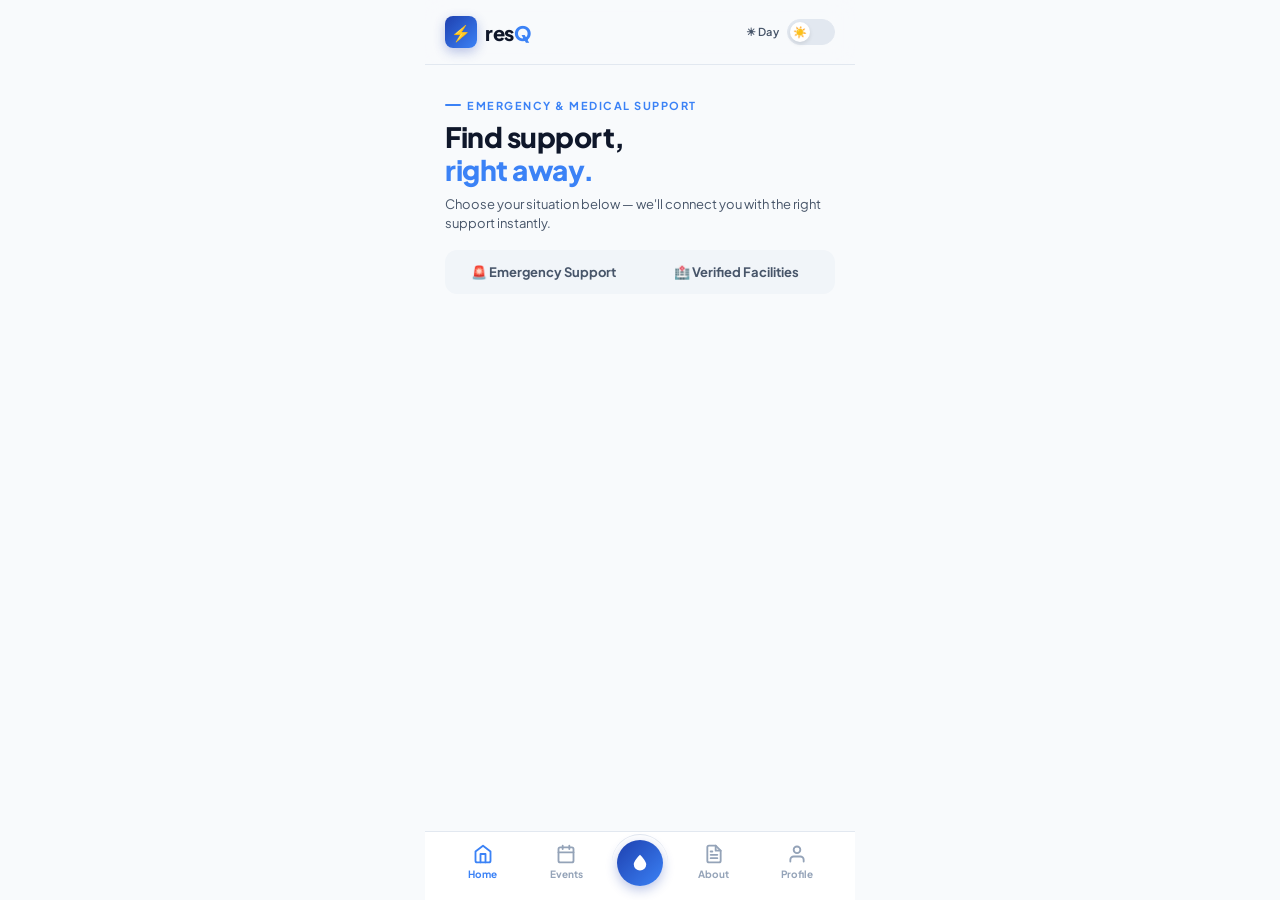
<file: Request.html>
<!DOCTYPE html>
<html lang="en" data-theme="light">
<head>
<meta charset="UTF-8">
<meta name="viewport" content="width=device-width,initial-scale=1,maximum-scale=1">
<title>resQ — Find Help</title>
<link href="https://fonts.googleapis.com/css2?family=Plus+Jakarta+Sans:wght@400;500;600;700;800&family=SF+Pro+Display:wght@400;500;600;700&display=swap" rel="stylesheet">
<style>
:root {
  --primary: #1E40AF;
  --primary-light: #3B82F6;
  --primary-gradient: linear-gradient(135deg, #1E40AF, #3B82F6);
  --accent: #0284C7;
  --accent-light: #E0F2FE;
  
  --bg: #F8FAFC;
  --bg2: #F1F5F9;
  --sur: #FFFFFF;
  --card: #FFFFFF;
  --card2: #F8FAFC;
  --bdr: #E2E8F0;
  --bdr2: #CBD5E1;
  
  --txt: #0F172A;
  --txt2: #475569;
  --txt3: #94A3B8;
  
  --shd: rgba(15, 23, 42, 0.05);
  --shd-heavy: rgba(15, 23, 42, 0.1);
  --tog-track: #E2E8F0;
  --tog-knob: #FFFFFF;
}

[data-theme="dark"] {
  --bg: #0B0F19;
  --bg2: #111827;
  --sur: #1F2937;
  --card: #1F2937;
  --card2: #111827;
  --bdr: #374151;
  --bdr2: #4B5563;
  
  --txt: #F8FAFC;
  --txt2: #9CA3AF;
  --txt3: #6B7280;
  
  --accent-light: rgba(2, 132, 199, 0.15);
  --shd: rgba(0, 0, 0, 0.4);
  --shd-heavy: rgba(0, 0, 0, 0.6);
  --tog-track: #374151;
  --tog-knob: #F8FAFC;
}

* { box-sizing: border-box; margin: 0; padding: 0; -webkit-tap-highlight-color: transparent; }
html { height: 100%; background: #0F172A; }
body { font-family: 'Plus Jakarta Sans', sans-serif; background: var(--bg); color: var(--txt); min-height: 100vh; display: flex; justify-content: center; align-items: flex-start; transition: background 0.4s, color 0.4s; }

.frame { width: 100%; max-width: 430px; min-height: 100vh; position: relative; background: var(--bg); transition: background 0.4s; overflow: hidden; padding-bottom: 100px; }

header { position: sticky; top: 0; z-index: 50; padding: 16px 20px; display: flex; align-items: center; justify-content: space-between; background: rgba(248, 250, 252, 0.85); backdrop-filter: blur(12px); -webkit-backdrop-filter: blur(12px); border-bottom: 1px solid var(--bdr); transition: background 0.4s, border-color 0.4s; }
[data-theme="dark"] header { background: rgba(11, 15, 25, 0.85); }

.logo-row { display: flex; align-items: center; gap: 8px; }
.logo-drop { width: 32px; height: 32px; background: var(--primary-gradient); border-radius: 8px; display: flex; align-items: center; justify-content: center; font-size: 16px; box-shadow: 0 4px 12px rgba(30, 64, 175, 0.3); }
.logo-text { font-family: 'Plus Jakarta Sans', sans-serif; font-size: 20px; font-weight: 800; color: var(--txt); letter-spacing: -0.5px; transition: color 0.4s; }
.logo-text b { color: var(--primary-light); font-weight: 800; }

.tog-wrap { display: flex; align-items: center; gap: 8px; }
.tog-label { font-size: 11px; font-weight: 600; color: var(--txt2); letter-spacing: 0.3px; }
.tog { width: 48px; height: 26px; border-radius: 30px; background: var(--tog-track); border: 1px solid var(--bdr); cursor: pointer; position: relative; transition: background 0.3s; flex-shrink: 0; }
.tok { position: absolute; top: 2px; left: 2px; width: 20px; height: 20px; border-radius: 50%; background: var(--tog-knob); display: flex; align-items: center; justify-content: center; font-size: 11px; transition: transform 0.3s cubic-bezier(0.34, 1.56, 0.64, 1); box-shadow: 0 2px 4px rgba(0,0,0,0.1); }
[data-theme="dark"] .tok { transform: translateX(22px); }

.hero { padding: 24px 20px 16px; }
.hero-eyebrow { display: inline-flex; align-items: center; gap: 6px; font-size: 11px; font-weight: 700; letter-spacing: 1.5px; text-transform: uppercase; color: var(--primary-light); margin-bottom: 8px; }
.hero-eyebrow-line { width: 16px; height: 2px; background: var(--primary-light); border-radius: 2px; }
.hero-title { font-size: 28px; font-weight: 800; color: var(--txt); line-height: 1.2; letter-spacing: -0.5px; margin-bottom: 8px; }
.hero-title em { color: var(--primary-light); font-style: normal; }
.hero-sub { font-size: 13px; color: var(--txt2); line-height: 1.5; }

.mode-toggle-bar { margin: 0 20px 20px; padding: 4px; background: var(--bg2); border-radius: 12px; display: flex; gap: 4px; }
.mode-tab { flex: 1; padding: 10px 4px; border-radius: 8px; font-size: 13px; font-weight: 700; cursor: pointer; transition: all 0.25s; text-align: center; color: var(--txt2); }
.mode-tab.active-emrg { background: var(--primary-gradient); color: #ffffff; box-shadow: 0 4px 12px rgba(30, 64, 175, 0.25); }
.mode-tab.active-norm { background: var(--sur); color: var(--primary); box-shadow: 0 4px 10px var(--shd); border: 1px solid var(--bdr); }
[data-theme="dark"] .mode-tab.active-norm { background: var(--primary-gradient); color: #fff; }

.warn-pill { margin: 0 20px 20px; padding: 12px 14px; border-radius: 10px; font-size: 12px; font-weight: 500; line-height: 1.4; display: none; }
.warn-pill.emrg-warn { background: rgba(30, 64, 175, 0.06); border: 1px solid rgba(30, 64, 175, 0.15); color: var(--primary-light); }
.warn-pill.norm-warn { background: var(--accent-light); border: 1px solid var(--bdr); color: var(--accent); }

.section-head { display: flex; align-items: center; justify-content: space-between; padding: 0 20px 12px; }
.sh-left h3 { font-size: 15px; font-weight: 700; color: var(--txt); }
.sh-left p { font-size: 12px; color: var(--txt2); margin-top: 1px; }
.sh-badge { font-size: 10px; font-weight: 800; padding: 4px 10px; border-radius: 6px; letter-spacing: 0.5px; }
.sh-badge.emrg { background: var(--primary-gradient); color: #ffffff; }
.sh-badge.norm { background: var(--accent-light); color: var(--accent); }

.donor-card, .bank-card { background: var(--sur); border: 1px solid var(--bdr); border-radius: 14px; padding: 16px; margin: 0 20px 12px; cursor: pointer; transition: all 0.25s; box-shadow: 0 2px 4px var(--shd); }
.donor-card:hover, .bank-card:hover { transform: translateY(-2px); border-color: var(--bdr2); box-shadow: 0 6px 16px var(--shd-heavy); }

.dc-top, .bc-top { display: flex; align-items: flex-start; gap: 12px; }
.av-wrap { position: relative; flex-shrink: 0; }
.av, .bc-icon { width: 44px; height: 44px; border-radius: 10px; display: flex; align-items: center; justify-content: center; font-size: 14px; font-weight: 700; color: #fff; background: var(--primary-gradient); }
.bc-icon { background: var(--accent-light); color: var(--accent); font-size: 18px; }
.av-blood { position: absolute; bottom: -4px; right: -4px; font-size: 9px; font-weight: 800; color: #fff; padding: 1px 4px; border-radius: 4px; background: var(--accent); border: 2px solid var(--sur); }
.online-ring { position: absolute; top: -2px; left: -2px; width: 10px; height: 10px; background: #10B981; border-radius: 50%; border: 2px solid var(--sur); }

.dc-info, .bc-info { flex: 1; min-width: 0; }
.dc-name, .bc-name { font-size: 15px; font-weight: 700; color: var(--txt); }
.dc-loc, .bc-addr { font-size: 12px; color: var(--txt2); margin-top: 2px; }
.dc-tags { display: flex; gap: 4px; flex-wrap: wrap; margin-top: 6px; }
.tag { font-size: 10px; font-weight: 600; padding: 2px 6px; border-radius: 4px; border: 1px solid var(--bdr); background: var(--bg2); color: var(--txt2); }
.tag-g { color: #10B981; background: rgba(16, 185, 129, 0.08); border-color: rgba(16, 185, 129, 0.15); }
.tag-y { color: #F59E0B; background: rgba(245, 158, 11, 0.08); border-color: rgba(245, 158, 11, 0.15); }

.dc-right { display: flex; flex-direction: column; align-items: flex-end; gap: 4px; flex-shrink: 0; }
.blood-pill { font-size: 13px; font-weight: 700; color: var(--primary); padding: 4px 8px; border-radius: 6px; background: rgba(30, 64, 175, 0.08); }
.dist-txt, .bc-dist { font-size: 11px; font-weight: 600; color: var(--txt3); }
.bc-dist { color: var(--primary-light); font-size: 12px; font-weight: 700; margin-top: 2px; }

.bc-status { font-size: 10px; font-weight: 700; padding: 2px 6px; border-radius: 4px; display: inline-block; margin-top: 6px; }
.open { background: rgba(16, 185, 129, 0.1); color: #10B981; }
.closed { background: var(--bg2); color: var(--txt3); }

.dc-bottom, .bc-bottom { display: flex; align-items: center; justify-content: space-between; margin-top: 12px; padding-top: 12px; border-top: 1px solid var(--bdr); }
.dc-stats { display: flex; gap: 16px; }
.stat-n { font-size: 14px; font-weight: 700; color: var(--txt); }
.stat-l { font-size: 9px; color: var(--txt3); font-weight: 700; letter-spacing: 0.5px; }

.call-btn, .bank-call-btn { display: flex; align-items: center; gap: 4px; background: var(--primary-gradient); color: #fff; border: none; border-radius: 8px; padding: 8px 14px; font-size: 12px; font-weight: 700; cursor: pointer; font-family: inherit; transition: opacity 0.2s; }
.bank-call-btn { background: var(--bg2); color: var(--txt); border: 1px solid var(--bdr); }
.call-btn:hover, .bank-call-btn:hover { opacity: 0.9; }

.loc-bar { padding: 0 20px 16px; }
.loc-wrap { display: flex; align-items: center; gap: 8px; background: var(--sur); border: 1.5px solid var(--bdr); border-radius: 10px; padding: 10px 12px; }
.loc-inp { flex: 1; background: none; border: none; outline: none; font-size: 13px; font-weight: 600; color: var(--txt); font-family: inherit; }
.loc-inp::placeholder { color: var(--txt3); }
.srch-btn { background: var(--primary-gradient); color: #fff; border: none; border-radius: 6px; padding: 6px 12px; font-size: 12px; font-weight: 700; cursor: pointer; font-family: inherit; }

.no-result { text-align: center; padding: 48px 20px; }
.no-ico { font-size: 40px; display: block; margin-bottom: 8px; }
.no-t { font-size: 16px; font-weight: 700; color: var(--txt); margin-bottom: 4px; }
.no-s { font-size: 13px; color: var(--txt2); }

.toast { position: fixed; bottom: 90px; left: 50%; transform: translateX(-50%) translateY(12px); color: #fff; padding: 10px 20px; border-radius: 10px; font-size: 13px; font-weight: 700; z-index: 9999; opacity: 0; transition: all 0.3s; white-space: nowrap; pointer-events: none; background: var(--txt); box-shadow: 0 4px 12px var(--shd-heavy); }
.toast.show { opacity: 1; transform: translateX(-50%) translateY(0); }

.panel { display: none; }
.panel.active { display: block; }

/* Bottom Navigation */
.bottom-nav { position: fixed; bottom: 0; width: 100%; max-width: 430px; background: var(--sur); display: flex; justify-content: space-between; align-items: center; padding: 12px 16px 20px; border-top: 1px solid var(--bdr); z-index: 100; left: 50%; transform: translateX(-50%); }
.nav-item { display: flex; flex-direction: column; align-items: center; text-decoration: none; color: var(--txt3); gap: 4px; font-size: 10px; font-weight: 700; flex: 1; }
.nav-item.active, .nav-item:hover { color: var(--primary-light); }
.nav-item svg { width: 20px; height: 20px; fill: none; stroke: currentColor; stroke-width: 2.2; stroke-linecap: round; stroke-linejoin: round; }
.nav-fab-wrapper { position: relative; width: 64px; display: flex; justify-content: center; }
.nav-fab-bg { position: absolute; top: -28px; width: 56px; height: 56px; background: var(--sur); border-radius: 50%; z-index: 1; border-top: 1px solid var(--bdr); }
.nav-fab { position: absolute; top: -22px; width: 46px; height: 46px; border-radius: 50%; background: var(--primary-gradient); display: flex; justify-content: center; align-items: center; box-shadow: 0 4px 12px rgba(30, 64, 175, 0.3); cursor: pointer; color: white; z-index: 2; border: none; }
.nav-fab svg { width: 20px; height: 20px; fill: currentColor; }

/* Modal Styles */
.modal-overlay { position: fixed; inset: 0; background: rgba(15, 23, 42, 0.6); backdrop-filter: blur(4px); z-index: 1000; display: flex; justify-content: center; align-items: flex-end; opacity: 0; pointer-events: none; transition: opacity 0.3s; }
.modal-overlay.show { opacity: 1; pointer-events: auto; }
.modal { background: var(--sur); width: 100%; max-width: 430px; border-radius: 20px 20px 0 0; padding: 20px 20px 28px; transform: translateY(100%); transition: transform 0.3s cubic-bezier(0.22, 1, 0.36, 1); max-height: 80vh; overflow-y: auto; }
.modal-overlay.show .modal { transform: translateY(0); }
.modal-header { display: flex; justify-content: space-between; align-items: center; margin-bottom: 16px; }
.modal-title { font-size: 17px; font-weight: 700; color: var(--txt); }
.modal-close { background: var(--bg2); border: none; width: 28px; height: 28px; border-radius: 50%; font-size: 12px; color: var(--txt2); cursor: pointer; display: flex; align-items: center; justify-content: center; }

.form-group { margin-bottom: 12px; }
.form-row { display: flex; gap: 10px; }
.form-row .form-group { flex: 1; }
.form-label { display: block; font-size: 11px; font-weight: 700; color: var(--txt2); margin-bottom: 4px; text-transform: uppercase; letter-spacing: 0.3px; }
.form-input, .form-select { width: 100%; padding: 10px 12px; border-radius: 8px; border: 1.5px solid var(--bdr); background: var(--bg2); color: var(--txt); font-family: inherit; font-size: 13px; }
.form-input:focus, .form-select:focus { outline: none; border-color: var(--primary-light); background: var(--sur); }

.btn-primary { width: 100%; background: var(--primary-gradient); color: white; padding: 12px; border-radius: 10px; font-weight: 700; border: none; font-size: 14px; cursor: pointer; margin-top: 8px; font-family: inherit; }
.modal-call-wrap { display: flex; justify-content: center; margin-top: 12px; }

.file-drop-area { border: 2px dashed var(--bdr); border-radius: 8px; padding: 14px; text-align: center; position: relative; background: var(--bg2); }
.file-ico { font-size: 18px; display: block; margin-bottom: 2px; }
.file-msg { font-size: 11px; color: var(--txt2); font-weight: 600; }
.file-input { position: absolute; inset: 0; opacity: 0; cursor: pointer; }

.success-icon { font-size: 48px; margin-bottom: 8px; }
.success-title { font-size: 20px; font-weight: 700; color: var(--txt); margin-bottom: 4px; }
.success-text { font-size: 13px; color: var(--txt2); line-height: 1.4; margin-bottom: 16px; }
</style>
</head>
<body>
<div class="frame">

<header>
  <div class="logo-row">
    <div class="logo-drop">⚡</div>
    <div class="logo-text">res<b>Q</b></div>
  </div>
  <div class="tog-wrap">
    <span class="tog-label" id="togLbl">☀ Day</span>
    <div class="tog" onclick="toggleTheme()">
      <div class="tok" id="tok">☀️</div>
    </div>
  </div>
</header>

<div class="hero">
  <div class="hero-eyebrow"><span class="hero-eyebrow-line"></span>Emergency & Medical Support</div>
  <div class="hero-title">Find support,<br><em>right away.</em></div>
  <div class="hero-sub">Choose your situation below — we'll connect you with the right support instantly.</div>
</div>

<div class="mode-toggle-bar">
  <div class="mode-tab" id="tabEmrg" onclick="setMode('emergency')">🚨 Emergency Support</div>
  <div class="mode-tab" id="tabNorm" onclick="setMode('normal')">🏥 Verified Facilities</div>
</div>

<div class="warn-pill" id="warnPill"></div>

<div id="panelEmrg" class="panel">
  <div id="emrgFormView">
    <div class="section-head">
      <div class="sh-left">
        <h3>Emergency Requisition</h3>
        <p>Submit details to find matching assistance</p>
      </div>
      <span class="sh-badge emrg">🚨 URGENT</span>
    </div>
    <div class="content-area" style="padding: 0 20px 20px;">
      <form id="emrgForm" onsubmit="submitEmergencyRequest(event)">
        <div class="form-group">
          <label class="form-label">Patient Name</label>
          <input type="text" class="form-input" required placeholder="Enter patient's full name">
        </div>

        <div class="form-row">
          <div class="form-group">
            <label class="form-label">Age</label>
            <input type="number" class="form-input" required min="0" max="150" placeholder="Years">
          </div>
          <div class="form-group">
            <label class="form-label">Gender</label>
            <select class="form-select" required>
              <option value="" disabled selected>Select</option>
              <option>Male</option>
              <option>Female</option>
              <option>Other</option>
            </select>
          </div>
        </div>
        
        <div class="form-row">
          <div class="form-group">
            <label class="form-label">Blood Group Type</label>
            <select class="form-select" id="emrgBloodGroup" required>
              <option value="" disabled selected>Select</option>
              <option>A+</option><option>A-</option>
              <option>B+</option><option>B-</option>
              <option>O+</option><option>O-</option>
              <option>AB+</option><option>AB-</option>
            </select>
          </div>
          <div class="form-group">
            <label class="form-label">Units Needed</label>
            <input type="number" class="form-input" required min="1" max="10" value="1">
          </div>
        </div>

        <div class="form-group">
          <label class="form-label">Hospital Name & Ward</label>
          <input type="text" class="form-input" required placeholder="e.g. AMRI Hospital, Ward 3">
        </div>

        <div class="form-row">
          <div class="form-group">
            <label class="form-label">Purpose</label>
            <select class="form-select" required>
              <option value="" disabled selected>Select</option>
              <option>Surgery</option>
              <option>Accident / Trauma</option>
              <option>Thalassemia / Leukemia</option>
              <option>Pregnancy / Delivery</option>
              <option>Other</option>
            </select>
          </div>
          <div class="form-group">
            <label class="form-label">Date Required</label>
            <input type="date" class="form-input" required>
          </div>
        </div>

        <div class="form-group">
          <label class="form-label">Email Address</label>
          <input type="email" class="form-input" required placeholder="For status updates">
        </div>
        
        <div class="form-group">
          <label class="form-label">Attendant Contact</label>
          <input type="tel" class="form-input" required placeholder="10-digit mobile number">
        </div>

        <div class="form-group">
          <label class="form-label">Medical Report / Requisition</label>
          <div class="file-drop-area">
            <span class="file-ico">📄</span>
            <span class="file-msg" id="emrgFileMsgTxt">Tap to upload verification document</span>
            <input type="file" class="file-input" accept=".pdf,image/*" onchange="updateFileName(this, 'emrgFileMsgTxt')">
          </div>
        </div>
        
        <button type="submit" class="btn-primary" id="emrgSubmitBtn">Find Live Matches</button>
      </form>
    </div>
  </div>

  <div id="emrgListView" style="display:none;">
    <div class="loc-bar">
      <div class="loc-wrap">
        <span class="loc-ico">🔍</span>
        <select class="loc-inp" id="bloodFilterInp" onchange="filterDonors()" style="cursor: pointer;">
          <option value="all">All Groups</option>
          <option value="A+">A+</option>
          <option value="A-">A-</option>
          <option value="B+">B+</option>
          <option value="B-">B-</option>
          <option value="O+">O+</option>
          <option value="O-">O-</option>
          <option value="AB+">AB+</option>
          <option value="AB-">AB-</option>
        </select>
      </div>
    </div>
    <div class="section-head">
      <div class="sh-left">
        <h3>Available Live Contacts</h3>
        <p id="donorCount">10 contacts available now</p>
      </div>
      <span class="sh-badge emrg">🔵 LIVE</span>
    </div>
    <div class="content-area" id="donorList"></div>
  </div>
</div>

<div id="panelNorm" class="panel">
  <div class="loc-bar">
    <div class="loc-wrap">
      <span class="loc-ico">📍</span>
      <input class="loc-inp" id="locInp" type="text" placeholder="Search area, e.g. Salt Lake, Garia…">
      <button class="srch-btn" onclick="filterBanks()">Search</button>
    </div>
  </div>
  <div class="section-head">
    <div class="sh-left">
      <h3>Nearby Facilities</h3>
      <p id="bankCount">10 support hubs found</p>
    </div>
    <span class="sh-badge norm">🏥 Verified</span>
  </div>
  <div class="content-area" id="bankList"></div>
</div>

<nav class="bottom-nav">
  <a href="#" class="nav-item active">
    <svg viewBox="0 0 24 24"><path d="M3 9l9-7 9 7v11a2 2 0 0 1-2 2H5a2 2 0 0 1-2-2z"></path><polyline points="9 22 9 12 15 12 15 22"></polyline></svg>
    <span>Home</span>
  </a>
  <a href="#" class="nav-item">
    <svg viewBox="0 0 24 24"><rect x="3" y="4" width="18" height="18" rx="2" ry="2"></rect><line x1="16" y1="2" x2="16" y2="6"></line><line x1="8" y1="2" x2="8" y2="6"></line><line x1="3" y1="10" x2="21" y2="10"></line></svg>
    <span>Events</span>
  </a>
  <div class="nav-fab-wrapper">
    <div class="nav-fab-bg"></div>
    <button class="nav-fab" onclick="setMode('emergency')">
      <svg viewBox="0 0 24 24"><path d="M12 21a7.5 7.5 0 0 1-7.5-7.5c0-4.14 7.5-11.5 7.5-11.5s7.5 7.36 7.5 11.5A7.5 7.5 0 0 1 12 21z"></path></svg>
    </button>
  </div>
  <a href="#" class="nav-item">
    <svg viewBox="0 0 24 24"><path d="M14 2H6a2 2 0 0 0-2 2v16a2 2 0 0 0 2 2h12a2 2 0 0 0 2-2V8z"></path><polyline points="14 2 14 8 20 8"></polyline><line x1="16" y1="13" x2="8" y2="13"></line><line x1="16" y1="17" x2="8" y2="17"></line><polyline points="10 9 9 9 8 9"></polyline></svg>
    <span>About</span>
  </a>
  <a href="#" class="nav-item">
    <svg viewBox="0 0 24 24"><path d="M20 21v-2a4 4 0 0 0-4-4H8a4 4 0 0 0-4 4v2"></path><circle cx="12" cy="7" r="4"></circle></svg>
    <span>Profile</span>
  </a>
</nav>

<div class="modal-overlay" id="bookingModalOverlay" onclick="if(event.target===this) closeModal()">
  <div class="modal">
    <div class="modal-header">
      <div class="modal-title" id="modalBankName">Facility Name</div>
      <button class="modal-close" onclick="closeModal()">✕</button>
    </div>
    
    <div id="bookingFormContainer">
      <form id="bookingForm" onsubmit="submitRequest(event)">
        <div class="form-group">
          <label class="form-label">Patient Name</label>
          <input type="text" class="form-input" required placeholder="Enter patient's full name">
        </div>

        <div class="form-row">
          <div class="form-group">
            <label class="form-label">Age</label>
            <input type="number" class="form-input" required min="0" max="150" placeholder="Years">
          </div>
          <div class="form-group">
            <label class="form-label">Gender</label>
            <select class="form-select" required>
              <option value="" disabled selected>Select</option>
              <option>Male</option>
              <option>Female</option>
              <option>Other</option>
            </select>
          </div>
        </div>
        
        <div class="form-row">
          <div class="form-group">
            <label class="form-label">Blood Group</label>
            <select class="form-select" required>
              <option value="" disabled selected>Select</option>
              <option>A+</option><option>A-</option>
              <option>B+</option><option>B-</option>
              <option>O+</option><option>O-</option>
              <option>AB+</option><option>AB-</option>
            </select>
          </div>
          <div class="form-group">
            <label class="form-label">Units Needed</label>
            <input type="number" class="form-input" required min="1" max="10" value="1">
          </div>
        </div>

        <div class="form-group">
          <label class="form-label">Hospital Name & Ward</label>
          <input type="text" class="form-input" required placeholder="e.g. AMRI Hospital, Ward 3">
        </div>

        <div class="form-row">
          <div class="form-group">
            <label class="form-label">Purpose</label>
            <select class="form-select" required>
              <option value="" disabled selected>Select</option>
              <option>Surgery</option>
              <option>Accident / Trauma</option>
              <option>Thalassemia / Leukemia</option>
              <option>Pregnancy / Delivery</option>
              <option>Other</option>
            </select>
          </div>
          <div class="form-group">
            <label class="form-label">Date Required</label>
            <input type="date" class="form-input" required>
          </div>
        </div>

        <div class="form-group">
          <label class="form-label">Email Address</label>
          <input type="email" class="form-input" required placeholder="For status updates">
        </div>
        
        <div class="form-group">
          <label class="form-label">Attendant Contact</label>
          <input type="tel" class="form-input" required placeholder="10-digit mobile number">
        </div>

        <div class="form-group">
          <label class="form-label">Medical Report / Requisition</label>
          <div class="file-drop-area">
            <span class="file-ico">📄</span>
            <span class="file-msg" id="fileMsgTxt">Tap to upload document prescription</span>
            <input type="file" class="file-input" accept=".pdf,image/*" onchange="updateFileName(this, 'fileMsgTxt')">
          </div>
        </div>
        
        <button type="submit" class="btn-primary">Submit Request</button>
        
        <div class="modal-call-wrap">
          <button type="button" class="bank-call-btn" id="modalCallBtn">📞 Call Directly</button>
        </div>
      </form>
    </div>
    
    <div id="bookingSuccessContainer" style="display:none; text-align:center; padding: 10px 0;">
      <div class="success-icon">⏳</div>
      <div class="success-title">Request Pending</div>
      <div class="success-text">Your request has been successfully sent. Please wait while the facility reviews and approves it.</div>
      <button type="button" class="btn-primary" onclick="closeModal()">Back to Dashboard</button>
    </div>
  </div>
</div>

</div>

<div class="toast" id="toast"></div>

<script>
var donors=[
  {name:"Nandini",blood:"O+",loc:"Salt Lake, Sector V",dist:"0.6 km",exp:"3 yrs",donations:8,online:true,phone:"9831234567",color:"var(--primary-gradient)"},
  {name:"Laiba",blood:"A+",loc:"Park Street",dist:"1.2 km",exp:"2 yrs",donations:5,online:true,phone:"9874563210",color:"var(--primary-gradient)"},
  {name:"Sanjana",blood:"B+",loc:"Behala",dist:"2.1 km",exp:"4 yrs",donations:12,online:false,phone:"9123456780",color:"var(--primary-gradient)"},
  {name:"Srinjay",blood:"AB+",loc:"Jadavpur",dist:"2.8 km",exp:"1 yr",donations:3,online:true,phone:"7890123456",color:"var(--primary-gradient)"},
  {name:"Ankita",blood:"O-",loc:"Dum Dum",dist:"3.4 km",exp:"5 yrs",donations:15,online:false,phone:"8765432109",color:"var(--primary-gradient)"},
  {name:"Tridha",blood:"A-",loc:"Ballygunge",dist:"3.9 km",exp:"2 yrs",donations:6,online:true,phone:"9632587410",color:"var(--primary-gradient)"},
  {name:"Ria",blood:"B-",loc:"New Town, AA-I",dist:"4.5 km",exp:"3 yrs",donations:9,online:true,phone:"7412369850",color:"var(--primary-gradient)"},
  {name:"Sounak",blood:"O+",loc:"Kasba",dist:"5.1 km",exp:"6 yrs",donations:18,online:true,phone:"8523697410",color:"var(--primary-gradient)"},
  {name:"Rimi",blood:"AB-",loc:"Tollygunge",dist:"5.8 km",exp:"1 yr",donations:2,online:false,phone:"9874123650",color:"var(--primary-gradient)"},
  {name:"Barnali",blood:"A+",loc:"Shyambazar",dist:"6.3 km",exp:"4 yrs",donations:11,online:true,phone:"7896541230",color:"var(--primary-gradient)"}
];

var banks=[
  {name:"Regional Transfusion Centre",addr:"Medical College, 88 College St",area:"college square",dist:"1.2 km",phone:"033-22123467",open:true},
  {name:"SSKM Hospital Hub",addr:"244 AJC Bose Rd, Bhowanipore",area:"sskm bhowanipore",dist:"2.8 km",phone:"033-22044440",open:true},
  {name:"Calcutta Medical Center",addr:"88 College St, College Square",area:"college square medical",dist:"1.4 km",phone:"033-22121575",open:false},
  {name:"RN Tagore International Center",addr:"124 EM Bypass, Mukundapur",area:"mukundapur em bypass",dist:"5.4 km",phone:"033-66800000",open:true},
  {name:"Salt Lake Health Bank",addr:"Sector III, Bidhannagar",area:"salt lake bidhannagar sector",dist:"3.2 km",phone:"033-23370000",open:true},
  {name:"Apollo Gleneagles Facility",addr:"58 Canal Circular Rd, Kadapara",area:"kadapara canal circular",dist:"7.1 km",phone:"033-23201111",open:true},
  {name:"Fortis Hospital Services",addr:"730 Anandapur, EM Bypass",area:"fortis anandapur em bypass",dist:"8.3 km",phone:"033-66284444",open:true},
  {name:"Peerless Support Hub",addr:"360 Pancha Sayar, Garia",area:"peerless garia",dist:"9.6 km",phone:"033-40114011",open:true},
  {name:"Nil Ratan Sircar Medical Hub",addr:"138 AJC Bose Rd",area:"nil ratan ajc bose",dist:"2.1 km",phone:"033-22765200",open:false},
  {name:"Park Clinic Health Hub",addr:"4 Gorky Terrace, Elgin",area:"park clinic elgin",dist:"4.0 km",phone:"033-40404040",open:true}
];

var currentMode='';
var isEmrgSubmitted = false;

function ini(n){return n.substring(0,2).toUpperCase()}

function setMode(mode){
  currentMode=mode;
  var tabE=document.getElementById('tabEmrg');
  var tabN=document.getElementById('tabNorm');
  var pE=document.getElementById('panelEmrg');
  var pN=document.getElementById('panelNorm');
  var warn=document.getElementById('warnPill');

  tabE.className='mode-tab';
  tabN.className='mode-tab';
  pE.className='panel';
  pN.className='panel';
  warn.style.display = 'block';

  if(mode==='emergency'){
    tabE.classList.add('active-emrg');
    pE.classList.add('active');
    warn.className='warn-pill emrg-warn';
    warn.innerHTML='⚡ Emergency mode matches you directly with live register volunteer networks. Use for swift medical responses.';
    
    if(!isEmrgSubmitted) {
      document.getElementById('emrgFormView').style.display = 'block';
      document.getElementById('emrgListView').style.display = 'none';
    } else {
      document.getElementById('emrgFormView').style.display = 'none';
      document.getElementById('emrgListView').style.display = 'block';
    }
  } else {
    tabN.classList.add('active-norm');
    pN.classList.add('active');
    warn.className='warn-pill norm-warn';
    warn.innerHTML='🏥 Normal mode shows verified healthcare support centers. Filter using search parameters to narrow regions.';
    renderBanks(banks);
  }
}

function renderDonors(list){
  list = list || donors;
  document.getElementById('donorCount').textContent = list.length + ' match' + (list.length !== 1 ? 'es' : '') + ' available now';
  
  if(!list.length){
    document.getElementById('donorList').innerHTML='<div class="no-result"><span class="no-ico">🔍</span><div class="no-t">No matches found</div><div class="no-s">Try looking for alternative search options</div></div>';
    return;
  }

  var html=list.map(function(d,i){
    return '<div class="donor-card">'+
      '<div class="dc-top">'+
      '<div class="av-wrap">'+
        '<div class="av" style="background:'+d.color+'">'+ini(d.name)+'</div>'+
        '<div class="av-blood">'+d.blood+'</div>'+
        '(d.online?\'<div class="online-ring"></div>\':\'\')+'+
      '</div>'+
      '<div class="dc-info">'+
        '<div class="dc-name">'+d.name+'</div>'+
        '<div class="dc-loc">📍 '+d.loc+'</div>'+
        '<div class="dc-tags">'+
          '<span class="tag">'+d.exp+' tracking</span>'+
          '<span class="tag '+(d.online?'tag-g':'tag-y')+'">'+(d.online?'Active Now':'Idle')+'</span>'+
        '</div>'+
      '</div>'+
      '<div class="dc-right">'+
        '<div class="blood-pill">'+d.blood+'</div>'+
        '<div class="dist-txt">'+d.dist+'</div>'+
      '</div></div>'+
      '<div class="dc-bottom">'+
        '<div class="dc-stats">'+
          '<div class="stat"><div class="stat-n">'+d.donations+'</div><div class="stat-l">RESPONSES</div></div>'+
          '<div class="stat"><div class="stat-n">'+d.exp+'</div><div class="stat-l">EXPERIENCE</div></div>'+
        '</div>'+
        '<button class="call-btn" onclick="callPerson(event,\''+d.phone+'\',\''+d.name+'\',\'emrg\')">📞 Connect</button>'+
      '</div></div>';
  }).join('');
  document.getElementById('donorList').innerHTML=html;
}

function filterDonors() {
  var bg = document.getElementById('bloodFilterInp').value;
  if (bg === 'all') {
    renderDonors(donors);
  } else {
    var filtered = donors.filter(function(d) {
      return d.blood === bg;
    });
    renderDonors(filtered);
  }
}

function renderBanks(list){
  document.getElementById('bankCount').textContent=list.length+' active location'+(list.length!==1?'s':'')+' verified';
  if(!list.length){
    document.getElementById('bankList').innerHTML='<div class="no-result"><span class="no-ico">🏥</span><div class="no-t">No hubs located</div><div class="no-s">Try modifying your region criteria</div></div>';
    return;
  }
  document.getElementById('bankList').innerHTML=list.map(function(b,i){
    return '<div class="bank-card" onclick="openBookingModal(\''+b.name.replace(/'/g, "\\'")+'\', \''+b.phone+'\')">'+
      '<div class="bc-top">'+
        '<div class="bc-icon">🏥</div>'+
        '<div class="bc-info">'+
          '<div class="bc-name">'+b.name+'</div>'+
          '<div class="bc-addr">'+b.addr+'</div>'+
          '<div class="bc-dist">📍 '+b.dist+' away</div>'+
          '<span class="bc-status '+(b.open?'open':'closed')+'">'+(b.open?'● Operational':'● Closed')+'</span>'+
        '</div>'+
      '</div>'+
      '<div class="bc-bottom">'+
        '<div class="bc-phone">📞 '+b.phone+'</div>'+
        '<button class="bank-call-btn" onclick="callPerson(event,\''+b.phone.replace(/-/g,'')+'\',\''+b.name+'\',\'norm\')">Contact</button>'+
      '</div></div>';
  }).join('');
}

function filterBanks(){
  var q=document.getElementById('locInp').value.toLowerCase().trim();
  if(!q){renderBanks(banks);return}
  var filtered=banks.filter(function(b){
    return b.name.toLowerCase().includes(q)||b.addr.toLowerCase().includes(q)||b.area.toLowerCase().includes(q);
  });
  renderBanks(filtered);
}

document.getElementById('locInp').addEventListener('keydown',function(e){if(e.key==='Enter')filterBanks()});

function callPerson(e,phone,name,type){
  e.stopPropagation();
  var t=document.getElementById('toast');
  t.textContent='📞 Initializing connection to '+name+'…';
  t.classList.add('show');
  clearTimeout(window._tt);
  window._tt=setTimeout(function(){t.classList.remove('show')},2400);
  setTimeout(function(){window.location.href='tel:+91'+phone.replace(/[^0-9]/g,'')},700);
}

function toggleTheme(){
  var html=document.documentElement;
  var isLight=html.getAttribute('data-theme')==='light';
  html.setAttribute('data-theme',isLight?'dark':'light');
  document.getElementById('tok').textContent=isLight?'🌙':'☀️';
  document.getElementById('togLbl').textContent=isLight?'🌙 Night':'☀ Day';
}

function openBookingModal(bankName, bankPhone) {
  document.getElementById('modalBankName').textContent = bankName;
  document.getElementById('modalCallBtn').onclick = function(e) {
    callPerson(e, bankPhone, bankName, 'norm');
  };
  document.getElementById('bookingFormContainer').style.display = 'block';
  document.getElementById('bookingSuccessContainer').style.display = 'none';
  document.getElementById('bookingForm').reset();
  document.getElementById('bookingModalOverlay').classList.add('show');
}

function closeModal() {
  document.getElementById('bookingModalOverlay').classList.remove('show');
}

function updateFileName(input, msgId) {
  var msgElement = document.getElementById(msgId);
  if (input.files && input.files.length > 0) {
    var fileName = input.files[0].name;
    if (fileName.length > 25) {
      fileName = fileName.substring(0, 12) + "..." + fileName.substring(fileName.length - 10);
    }
    msgElement.textContent = fileName;
    msgElement.style.color = 'var(--primary-light)';
  } else {
    msgElement.textContent = "Tap to upload verification document";
    msgElement.style.color = 'var(--txt2)';
  }
}

function submitEmergencyRequest(e) {
  e.preventDefault();
  var btn = document.getElementById('emrgSubmitBtn');
  var originalText = btn.textContent;
  
  btn.textContent = 'Syncing...';
  btn.style.opacity = '0.7';
  btn.style.pointerEvents = 'none';
  
  var requestedBg = document.getElementById('emrgBloodGroup').value;

  setTimeout(function() {
    btn.textContent = originalText;
    btn.style.opacity = '1';
    btn.style.pointerEvents = 'auto';
    isEmrgSubmitted = true;
    
    document.getElementById('emrgFormView').style.display = 'none';
    document.getElementById('emrgListView').style.display = 'block';
    
    if (requestedBg) {
      document.getElementById('bloodFilterInp').value = requestedBg;
      filterDonors();
    } else {
      document.getElementById('bloodFilterInp').value = 'all';
      renderDonors(donors);
    }
    
    var t=document.getElementById('toast');
    t.textContent='✅ Live contacts synced successfully!';
    t.classList.add('show');
    clearTimeout(window._tt);
    window._tt=setTimeout(function(){t.classList.remove('show')},2400);
  }, 1200);
}

function submitRequest(e) {
  e.preventDefault();
  var btn = e.target.querySelector('button[type="submit"]');
  var originalText = btn.textContent;
  
  btn.textContent = 'Processing...';
  btn.style.opacity = '0.7';
  btn.style.pointerEvents = 'none';
  
  setTimeout(function() {
    btn.textContent = originalText;
    btn.style.opacity = '1';
    btn.style.pointerEvents = 'auto';
    document.getElementById('bookingFormContainer').style.display = 'none';
    document.getElementById('bookingSuccessContainer').style.display = 'block';
  }, 1200);
}
</script>
</body>
</html>
</file>
<file: style.css>
*,*::before,*::after{box-sizing:border-box;margin:0;padding:0}

:root{
  --navy:#040d1a;
  --navy2:#071428;
  --blue-dark:#0a1f44;
  --blue:#0d6efd;
  --blue-med:#1a7fff;
  --blue-bright:#00b4ff;
  --blue-glow:#00d4ff;
  --blue-neon:#00f5ff;
  --red-alert:#ff2d55;
  --red-glow:#ff0040;
  --green:#00ff88;
  --yellow:#ffcc00;
  --orange:#ff6b35;
  --white:#ffffff;
  --light-blue:#e8f4ff;
  --text-muted:#7aa3c8;
  --glass:rgba(255,255,255,0.04);
  --glass-border:rgba(0,180,255,0.15);
  --shadow-blue:0 0 30px rgba(0,180,255,0.25);
  --shadow-glow:0 0 60px rgba(0,180,255,0.4);
  --font-main:'Rajdhani',sans-serif;
  --font-head:'Orbitron',monospace;
  --font-body:'Inter',sans-serif;
}

html{scroll-behavior:smooth;overflow-x:hidden}

body{
  background:var(--navy);
  color:var(--white);
  font-family:var(--font-main);
  overflow-x:hidden;
  min-height:100vh;
}

.back-btn{
  position:fixed;
  top:20px;
  left:20px;
  z-index:9999;
  display:flex;
  align-items:center;
  gap:8px;
  background:rgba(0,180,255,0.12);
  border:1px solid rgba(0,180,255,0.3);
  color:var(--blue-bright);
  padding:10px 18px;
  border-radius:50px;
  text-decoration:none;
  font-family:var(--font-main);
  font-weight:600;
  font-size:0.9rem;
  backdrop-filter:blur(10px);
  transition:all 0.3s ease;
  letter-spacing:1px;
}
.back-btn:hover{
  background:rgba(0,180,255,0.25);
  border-color:var(--blue-bright);
  box-shadow:0 0 20px rgba(0,180,255,0.4);
  transform:translateX(-3px);
}

.emergency-status-badge{
  position:fixed;
  top:20px;
  right:20px;
  z-index:9999;
  display:flex;
  align-items:center;
  gap:8px;
  background:rgba(4,13,26,0.85);
  border:1px solid rgba(0,255,136,0.3);
  padding:8px 16px;
  border-radius:50px;
  font-family:var(--font-body);
  font-size:0.75rem;
  font-weight:500;
  backdrop-filter:blur(12px);
}
.status-dot{
  width:8px;height:8px;
  background:var(--green);
  border-radius:50%;
  animation:pulseDot 1.5s infinite;
  box-shadow:0 0 8px var(--green);
}
.status-text{color:var(--green);font-weight:700}
.divider{color:var(--text-muted)}
.monitor-text{color:var(--text-muted)}

@keyframes pulseDot{0%,100%{opacity:1;transform:scale(1)}50%{opacity:0.6;transform:scale(1.3)}}

.hero{
  position:relative;
  min-height:100vh;
  display:flex;
  align-items:center;
  justify-content:center;
  text-align:center;
  overflow:hidden;
  background:radial-gradient(ellipse at 50% 30%,rgba(13,110,253,0.2) 0%,rgba(4,13,26,0) 70%),var(--navy);
}

.hero-bg-grid{
  position:absolute;inset:0;
  background-image:linear-gradient(rgba(0,180,255,0.05) 1px,transparent 1px),linear-gradient(90deg,rgba(0,180,255,0.05) 1px,transparent 1px);
  background-size:60px 60px;
  animation:gridMove 20s linear infinite;
}
@keyframes gridMove{from{transform:translateY(0)}to{transform:translateY(60px)}}

.particles-container{position:absolute;inset:0;overflow:hidden;pointer-events:none}
.particle{
  position:absolute;
  width:3px;height:3px;
  background:var(--blue-glow);
  border-radius:50%;
  animation:floatParticle linear infinite;
  opacity:0;
}
@keyframes floatParticle{
  0%{opacity:0;transform:translateY(100vh) scale(0)}
  10%{opacity:1}
  90%{opacity:0.5}
  100%{opacity:0;transform:translateY(-100px) scale(1.5)}
}

.floating-icons{position:absolute;inset:0;pointer-events:none}
.float-icon{
  position:absolute;
  font-size:1.8rem;
  opacity:0.08;
  animation:floatIcon 8s ease-in-out infinite;
  filter:drop-shadow(0 0 10px var(--blue-bright));
}
.fi1{top:15%;left:8%;animation-delay:0s;font-size:2.2rem}
.fi2{top:25%;right:6%;animation-delay:1.5s}
.fi3{top:55%;left:5%;animation-delay:3s;font-size:1.5rem}
.fi4{top:70%;right:8%;animation-delay:2s;font-size:2rem}
.fi5{top:40%;left:3%;animation-delay:4s;font-size:1.4rem}
.fi6{bottom:20%;right:5%;animation-delay:0.5s;font-size:2.5rem}
@keyframes floatIcon{0%,100%{transform:translateY(0) rotate(0deg);opacity:0.08}50%{transform:translateY(-20px) rotate(10deg);opacity:0.15}}

.hero-content{
  position:relative;z-index:5;
  max-width:800px;
  padding:120px 24px 60px;
}
.hero-badge{
  display:inline-block;
  background:rgba(0,180,255,0.1);
  border:1px solid rgba(0,180,255,0.3);
  color:var(--blue-bright);
  font-family:var(--font-head);
  font-size:0.65rem;
  letter-spacing:3px;
  padding:6px 18px;
  border-radius:4px;
  margin-bottom:24px;
  animation:fadeInDown 0.8s ease;
}
.hero-title{
  display:block;
  margin-bottom:16px;
}
.title-line1{
  display:block;
  font-family:var(--font-head);
  font-size:clamp(2rem,6vw,3.8rem);
  font-weight:400;
  color:var(--text-muted);
  letter-spacing:4px;
  animation:fadeInDown 0.8s ease 0.2s both;
}
.title-line2{
  display:block;
  font-family:var(--font-head);
  font-size:clamp(2.4rem,7vw,5rem);
  font-weight:900;
  background:linear-gradient(135deg,var(--blue-med),var(--blue-glow),var(--blue-neon));
  -webkit-background-clip:text;
  -webkit-text-fill-color:transparent;
  background-clip:text;
  letter-spacing:2px;
  text-shadow:none;
  animation:fadeInDown 0.8s ease 0.4s both;
}
.hero-subtitle{
  font-family:var(--font-body);
  font-size:clamp(0.9rem,2.5vw,1.15rem);
  color:var(--text-muted);
  margin-bottom:40px;
  letter-spacing:1px;
  animation:fadeInDown 0.8s ease 0.6s both;
}

.heartbeat-container{
  position:relative;
  margin:0 auto 40px;
  width:100%;
  max-width:500px;
  height:60px;
  animation:fadeIn 1s ease 0.8s both;
}
.heartbeat-svg{width:100%;height:100%}
.heartbeat-line{
  fill:none;
  stroke:var(--blue-bright);
  stroke-width:2.5;
  stroke-dasharray:2000;
  stroke-dashoffset:2000;
  animation:drawLine 3s ease 1s both, heartPulse 3s ease 1s infinite;
  filter:drop-shadow(0 0 6px var(--blue-bright));
}
@keyframes drawLine{to{stroke-dashoffset:0}}
@keyframes heartPulse{0%,100%{stroke:var(--blue-bright)}50%{stroke:var(--blue-neon);filter:drop-shadow(0 0 12px var(--blue-neon))}}

.pulse-dot{
  position:absolute;
  right:0;top:50%;transform:translateY(-50%);
  width:10px;height:10px;
  background:var(--blue-neon);
  border-radius:50%;
  animation:pulseMove 3s ease infinite;
  box-shadow:0 0 15px var(--blue-neon);
}
@keyframes pulseMove{0%{right:100%;opacity:0}10%{opacity:1}90%{opacity:1}100%{right:0;opacity:0}}

.hero-scan{
  position:relative;
  width:120px;height:120px;
  margin:0 auto 40px;
  animation:fadeIn 1s ease 1.2s both;
}
.scan-ring{
  position:absolute;
  border:2px solid rgba(0,180,255,0.3);
  border-radius:50%;
  top:50%;left:50%;transform:translate(-50%,-50%);
  animation:scanExpand 3s ease-in-out infinite;
}
.r1{width:60px;height:60px;animation-delay:0s;border-color:rgba(0,212,255,0.5)}
.r2{width:90px;height:90px;animation-delay:0.8s;border-color:rgba(0,212,255,0.3)}
.r3{width:120px;height:120px;animation-delay:1.6s;border-color:rgba(0,212,255,0.15)}
@keyframes scanExpand{0%{transform:translate(-50%,-50%) scale(0.8);opacity:1}100%{transform:translate(-50%,-50%) scale(1.4);opacity:0}}

.scan-core{
  position:absolute;
  top:50%;left:50%;transform:translate(-50%,-50%);
  width:50px;height:50px;
  background:rgba(0,180,255,0.15);
  border:2px solid var(--blue-bright);
  border-radius:50%;
  display:flex;align-items:center;justify-content:center;
  font-size:1.4rem;
  z-index:2;
  animation:coreGlow 2s ease-in-out infinite;
}
@keyframes coreGlow{0%,100%{box-shadow:0 0 15px rgba(0,180,255,0.4)}50%{box-shadow:0 0 35px rgba(0,212,255,0.8)}}

.hero-actions{
  display:flex;gap:16px;justify-content:center;flex-wrap:wrap;
  animation:fadeInUp 0.8s ease 1.4s both;
}
.btn-primary{
  position:relative;
  background:linear-gradient(135deg,var(--blue),var(--blue-med));
  color:var(--white);
  border:none;
  padding:14px 32px;
  border-radius:8px;
  font-family:var(--font-main);
  font-size:1rem;
  font-weight:700;
  letter-spacing:1px;
  cursor:pointer;
  overflow:hidden;
  transition:all 0.3s ease;
  box-shadow:0 0 25px rgba(13,110,253,0.4);
}
.btn-primary:hover{transform:translateY(-3px);box-shadow:0 0 40px rgba(0,180,255,0.6)}
.btn-arrow{margin-left:8px;display:inline-block;transition:transform 0.3s}
.btn-primary:hover .btn-arrow{transform:translateX(5px)}

.btn-secondary{
  position:relative;
  background:rgba(0,180,255,0.08);
  color:var(--blue-bright);
  border:1px solid rgba(0,180,255,0.4);
  padding:14px 32px;
  border-radius:8px;
  font-family:var(--font-main);
  font-size:1rem;
  font-weight:700;
  letter-spacing:1px;
  cursor:pointer;
  transition:all 0.3s ease;
  display:flex;align-items:center;gap:10px;
}
.btn-secondary:hover{background:rgba(0,180,255,0.15);box-shadow:0 0 25px rgba(0,180,255,0.3)}
.chat-pulse{
  width:8px;height:8px;
  background:var(--green);
  border-radius:50%;
  animation:pulseDot 1.5s infinite;
  box-shadow:0 0 8px var(--green);
}

section{padding:80px 24px}
.section-header{text-align:center;margin-bottom:56px}
.section-tag{
  display:inline-block;
  font-family:var(--font-head);
  font-size:0.6rem;
  letter-spacing:4px;
  color:var(--blue-bright);
  background:rgba(0,180,255,0.08);
  border:1px solid rgba(0,180,255,0.2);
  padding:5px 14px;
  border-radius:3px;
  margin-bottom:16px;
}
.section-title{
  font-family:var(--font-head);
  font-size:clamp(1.4rem,4vw,2.4rem);
  font-weight:700;
  color:var(--white);
  margin-bottom:12px;
  letter-spacing:1px;
}
.section-sub{
  font-family:var(--font-body);
  color:var(--text-muted);
  font-size:0.95rem;
  max-width:500px;
  margin:0 auto;
}

.symptoms-section{
  background:linear-gradient(180deg,var(--navy) 0%,var(--navy2) 100%);
  max-width:1400px;
  margin:0 auto;
  width:100%;
}
.symptoms-grid{
  display:grid;
  grid-template-columns:repeat(auto-fill,minmax(200px,1fr));
  gap:20px;
  max-width:1200px;
  margin:0 auto;
}
.symptom-card{
  position:relative;
  background:var(--glass);
  border:1px solid var(--glass-border);
  border-radius:16px;
  padding:28px 20px;
  text-align:center;
  cursor:pointer;
  overflow:hidden;
  transition:all 0.3s ease;
  backdrop-filter:blur(10px);
}
.symptom-card:hover,.symptom-card.active{
  border-color:var(--blue-bright);
  background:rgba(0,180,255,0.08);
  transform:translateY(-6px);
  box-shadow:0 10px 40px rgba(0,180,255,0.25),0 0 0 1px rgba(0,212,255,0.3);
}
.card-glow{
  position:absolute;inset:0;
  background:radial-gradient(ellipse at center,rgba(0,180,255,0.12) 0%,transparent 70%);
  opacity:0;
  transition:opacity 0.3s ease;
}
.symptom-card:hover .card-glow,.symptom-card.active .card-glow{opacity:1}
.card-icon{font-size:2.5rem;margin-bottom:12px;display:block;filter:drop-shadow(0 0 8px rgba(0,180,255,0.4))}
.card-title{
  font-family:var(--font-main);
  font-size:1rem;
  font-weight:700;
  color:var(--white);
  margin-bottom:8px;
  letter-spacing:0.5px;
}
.card-desc{
  font-family:var(--font-body);
  font-size:0.78rem;
  color:var(--text-muted);
  line-height:1.4;
  margin-bottom:14px;
}
.card-severity{
  display:inline-block;
  font-family:var(--font-head);
  font-size:0.6rem;
  letter-spacing:2px;
  padding:4px 10px;
  border-radius:3px;
  font-weight:700;
}
.card-severity.critical{background:rgba(255,45,85,0.15);color:#ff2d55;border:1px solid rgba(255,45,85,0.3)}
.card-severity.high{background:rgba(255,107,53,0.15);color:#ff6b35;border:1px solid rgba(255,107,53,0.3)}
.card-severity.moderate{background:rgba(255,204,0,0.15);color:#ffcc00;border:1px solid rgba(255,204,0,0.3)}

.questions-section{
  background:var(--navy2);
  max-width:900px;
  margin:0 auto;
  width:100%;
}
.questions-container{display:flex;flex-direction:column;gap:20px;max-width:700px;margin:0 auto}

.question-item{
  background:var(--glass);
  border:1px solid var(--glass-border);
  border-radius:12px;
  padding:24px;
  animation:fadeInUp 0.4s ease;
}
.question-label{
  font-family:var(--font-main);
  font-size:1rem;
  font-weight:600;
  color:var(--white);
  margin-bottom:14px;
  display:flex;align-items:center;gap:10px;
}
.question-label::before{content:'';width:4px;height:16px;background:var(--blue-bright);border-radius:2px;display:inline-block}
.q-options{display:flex;flex-wrap:wrap;gap:10px}
.q-opt{
  background:rgba(0,180,255,0.05);
  border:1px solid rgba(0,180,255,0.2);
  color:var(--text-muted);
  padding:8px 16px;
  border-radius:6px;
  cursor:pointer;
  font-family:var(--font-body);
  font-size:0.85rem;
  transition:all 0.2s ease;
}
.q-opt:hover,.q-opt.selected{
  background:rgba(0,180,255,0.15);
  border-color:var(--blue-bright);
  color:var(--white);
}
.severity-slider{
  -webkit-appearance:none;
  width:100%;height:6px;
  background:linear-gradient(90deg,var(--green),var(--yellow),var(--red-alert));
  border-radius:3px;
  outline:none;margin-top:8px;
}
.severity-slider::-webkit-slider-thumb{
  -webkit-appearance:none;
  width:22px;height:22px;
  background:var(--blue-bright);
  border-radius:50%;
  cursor:pointer;
  box-shadow:0 0 10px rgba(0,180,255,0.6);
  border:2px solid var(--white);
}
.slider-labels{display:flex;justify-content:space-between;margin-top:6px}
.slider-labels span{font-family:var(--font-body);font-size:0.75rem;color:var(--text-muted)}

.questions-footer{text-align:center;margin-top:40px}
.btn-analyze{
  position:relative;
  background:linear-gradient(135deg,rgba(0,180,255,0.15),rgba(0,212,255,0.08));
  border:2px solid var(--blue-bright);
  color:var(--blue-bright);
  padding:16px 48px;
  border-radius:50px;
  font-family:var(--font-head);
  font-size:1rem;
  font-weight:700;
  letter-spacing:2px;
  cursor:pointer;
  overflow:hidden;
  transition:all 0.3s ease;
}
.btn-analyze:hover{
  background:rgba(0,180,255,0.2);
  box-shadow:0 0 40px rgba(0,180,255,0.5);
  transform:scale(1.05);
}
.analyze-icon{margin-right:10px;font-size:1.2rem}
.btn-shine{
  position:absolute;top:0;left:-100%;
  width:60%;height:100%;
  background:linear-gradient(90deg,transparent,rgba(255,255,255,0.15),transparent);
  animation:shine 3s infinite;
}
@keyframes shine{0%{left:-100%}100%{left:200%}}

.analysis-section{
  background:var(--navy);
  max-width:1200px;
  margin:0 auto;
  width:100%;
}
.analysis-grid{display:grid;grid-template-columns:1fr 1fr;gap:24px;max-width:900px;margin:0 auto 40px}

@media(max-width:640px){.analysis-grid{grid-template-columns:1fr}}

.analysis-card{
  background:var(--glass);
  border:1px solid var(--glass-border);
  border-radius:16px;
  padding:36px;
  display:flex;
  flex-direction:column;
  align-items:center;
  justify-content:center;
  backdrop-filter:blur(10px);
}

.severity-ring-wrap{position:relative;width:160px;height:160px;margin-bottom:28px}
.severity-ring{width:100%;height:100%;transform:rotate(-90deg)}
.ring-bg{fill:none;stroke:rgba(0,180,255,0.1);stroke-width:8}
.ring-fill{fill:none;stroke:var(--blue-bright);stroke-width:8;stroke-linecap:round;transition:stroke-dashoffset 1.5s ease,stroke 0.5s ease}
.ring-inner{
  position:absolute;top:50%;left:50%;transform:translate(-50%,-50%);
  text-align:center;
}
.ring-score{
  font-family:var(--font-head);
  font-size:1.8rem;
  font-weight:900;
  color:var(--white);
  line-height:1;
}
.ring-label{font-family:var(--font-body);font-size:0.75rem;color:var(--text-muted);margin-top:4px}

.severity-labels{display:flex;gap:10px;flex-wrap:wrap;justify-content:center}
.slabel{
  font-family:var(--font-head);
  font-size:0.6rem;
  letter-spacing:1px;
  padding:4px 10px;
  border-radius:3px;
  opacity:0.4;
  transition:opacity 0.3s,transform 0.3s;
}
.slabel.active{opacity:1;transform:scale(1.1)}
.slabel.low{background:rgba(0,255,136,0.15);color:var(--green);border:1px solid rgba(0,255,136,0.3)}
.slabel.moderate{background:rgba(255,204,0,0.15);color:var(--yellow);border:1px solid rgba(255,204,0,0.3)}
.slabel.high{background:rgba(255,107,53,0.15);color:var(--orange);border:1px solid rgba(255,107,53,0.3)}
.slabel.critical{background:rgba(255,45,85,0.15);color:var(--red-alert);border:1px solid rgba(255,45,85,0.3)}

.scan-card{gap:20px}
.ai-scan-anim{
  position:relative;
  width:100%;
  background:rgba(0,0,0,0.3);
  border:1px solid rgba(0,180,255,0.15);
  border-radius:10px;
  overflow:hidden;
  padding:20px;
}
.scan-line{
  position:absolute;top:0;left:0;
  width:100%;height:2px;
  background:linear-gradient(90deg,transparent,var(--blue-neon),transparent);
  animation:scanLine 2s linear infinite;
  box-shadow:0 0 10px var(--blue-neon);
}
@keyframes scanLine{0%{top:0}100%{top:100%}}
.scan-data{display:flex;flex-direction:column;gap:12px}
.scan-row{
  display:flex;justify-content:space-between;align-items:center;
  font-family:var(--font-body);font-size:0.82rem;
  color:var(--text-muted);
  padding-bottom:8px;
  border-bottom:1px solid rgba(0,180,255,0.08);
}
.scan-val{
  font-family:var(--font-head);
  font-size:0.75rem;
  color:var(--blue-bright);
  letter-spacing:1px;
}
.emergency-level-badge{
  display:flex;align-items:center;gap:10px;
  background:rgba(0,180,255,0.08);
  border:1px solid rgba(0,180,255,0.2);
  border-radius:8px;
  padding:12px 18px;
  width:100%;
}
.badge-icon{font-size:1.2rem}
.badge-text{
  font-family:var(--font-head);
  font-size:0.9rem;
  font-weight:700;
  letter-spacing:1px;
  color:var(--white);
}

.critical-alert{
  max-width:900px;margin:0 auto;
  background:rgba(255,45,85,0.08);
  border:2px solid var(--red-alert);
  border-radius:12px;
  padding:24px;
  display:flex;align-items:center;gap:20px;
  animation:criticalFlash 1s ease infinite;
  box-shadow:0 0 40px rgba(255,45,85,0.3),inset 0 0 40px rgba(255,45,85,0.05);
}
@keyframes criticalFlash{0%,100%{box-shadow:0 0 40px rgba(255,45,85,0.3),inset 0 0 40px rgba(255,45,85,0.05)}50%{box-shadow:0 0 70px rgba(255,45,85,0.6),inset 0 0 60px rgba(255,45,85,0.1)}}
.alert-siren{display:flex;gap:8px}
.siren-light{
  width:14px;height:14px;
  border-radius:50%;
  animation:sirenAlt 0.5s alternate infinite;
}
.l1{background:var(--red-alert);box-shadow:0 0 15px var(--red-alert)}
.l2{background:var(--yellow);box-shadow:0 0 15px var(--yellow);animation-delay:0.25s}
@keyframes sirenAlt{0%{opacity:1;transform:scale(1)}100%{opacity:0.3;transform:scale(0.7)}}
.alert-title{font-family:var(--font-head);font-size:1rem;font-weight:700;color:var(--red-alert);margin-bottom:6px;letter-spacing:1px}
.alert-msg{font-family:var(--font-body);font-size:0.85rem;color:rgba(255,255,255,0.7)}

.prediction-section{
  background:var(--navy2);
  max-width:1400px;margin:0 auto;width:100%;
}
.prediction-grid{
  display:grid;
  grid-template-columns:repeat(auto-fill,minmax(260px,1fr));
  gap:20px;
  max-width:1100px;
  margin:0 auto;
}
.prediction-card{
  background:var(--glass);
  border:1px solid var(--glass-border);
  border-radius:14px;
  padding:24px;
  position:relative;
  overflow:hidden;
  animation:fadeInUp 0.5s ease both;
  backdrop-filter:blur(10px);
}
.prediction-card::before{
  content:'';
  position:absolute;top:0;left:0;right:0;
  height:3px;
  background:linear-gradient(90deg,var(--blue),var(--blue-glow));
  animation:shimmerBar 2s infinite;
}
@keyframes shimmerBar{0%{opacity:0.5}50%{opacity:1}100%{opacity:0.5}}
.pred-icon{font-size:2rem;margin-bottom:12px}
.pred-label{
  font-family:var(--font-body);
  font-size:0.75rem;
  color:var(--text-muted);
  letter-spacing:1px;
  text-transform:uppercase;
  margin-bottom:6px;
}
.pred-value{
  font-family:var(--font-head);
  font-size:1rem;
  font-weight:700;
  color:var(--white);
  line-height:1.3;
}
.pred-value.critical{color:var(--red-alert)}
.pred-value.high{color:var(--orange)}
.pred-value.moderate{color:var(--yellow)}
.pred-value.low{color:var(--green)}

.suggestions-section{
  background:var(--navy);
  max-width:900px;margin:0 auto;width:100%;
}
.suggestions-container{
  max-width:700px;margin:0 auto;
  display:flex;flex-direction:column;gap:14px;
}
.suggestion-item{
  display:flex;align-items:flex-start;gap:14px;
  background:var(--glass);
  border:1px solid var(--glass-border);
  border-radius:10px;
  padding:18px;
  animation:fadeInLeft 0.4s ease both;
}
.sug-icon{
  width:36px;height:36px;
  background:rgba(0,180,255,0.1);
  border:1px solid rgba(0,180,255,0.25);
  border-radius:8px;
  display:flex;align-items:center;justify-content:center;
  font-size:1.1rem;
  flex-shrink:0;
}
.sug-text{
  font-family:var(--font-body);
  font-size:0.9rem;
  color:var(--white);
  line-height:1.5;
}
.sug-text strong{color:var(--blue-bright)}

.priority-section{
  background:var(--navy2);
  max-width:1400px;margin:0 auto;width:100%;
}
.priority-grid{
  display:grid;
  grid-template-columns:repeat(auto-fill,minmax(280px,1fr));
  gap:20px;
  max-width:1200px;
  margin:0 auto;
}
.priority-card{
  background:var(--glass);
  border:1px solid var(--glass-border);
  border-radius:14px;
  padding:24px;
  transition:all 0.3s ease;
  backdrop-filter:blur(8px);
}
.priority-card:hover{
  border-color:rgba(0,212,255,0.4);
  transform:translateY(-4px);
  box-shadow:var(--shadow-blue);
}
.priority-icon{font-size:2.2rem;margin-bottom:10px}
.priority-severity{
  display:inline-block;
  font-family:var(--font-head);
  font-size:0.58rem;
  letter-spacing:2px;
  padding:3px 8px;
  border-radius:3px;
  margin-bottom:10px;
}
.priority-severity.critical{background:rgba(255,45,85,0.15);color:var(--red-alert);border:1px solid rgba(255,45,85,0.3)}
.priority-severity.high{background:rgba(255,107,53,0.15);color:var(--orange);border:1px solid rgba(255,107,53,0.3)}
.priority-severity.moderate{background:rgba(255,204,0,0.15);color:var(--yellow);border:1px solid rgba(255,204,0,0.3)}
.priority-card h3{
  font-family:var(--font-main);
  font-size:1.1rem;
  font-weight:700;
  color:var(--white);
  margin-bottom:14px;
}
.do-dont{display:grid;grid-template-columns:1fr 1fr;gap:12px;margin-bottom:18px}
.do h4,.dont h4{
  font-family:var(--font-body);
  font-size:0.78rem;
  font-weight:600;
  margin-bottom:8px;
}
.do h4{color:var(--green)}.dont h4{color:var(--red-alert)}
.do ul,.dont ul{list-style:none;display:flex;flex-direction:column;gap:5px}
.do li,.dont li{
  font-family:var(--font-body);
  font-size:0.75rem;
  color:var(--text-muted);
  line-height:1.3;
}
.priority-action-btn{
  width:100%;
  background:rgba(255,45,85,0.1);
  border:1px solid rgba(255,45,85,0.3);
  color:var(--red-alert);
  padding:10px;
  border-radius:6px;
  font-family:var(--font-main);
  font-size:0.85rem;
  font-weight:600;
  cursor:pointer;
  letter-spacing:1px;
  transition:all 0.2s ease;
}
.priority-action-btn:hover{background:rgba(255,45,85,0.2);box-shadow:0 0 20px rgba(255,45,85,0.3)}

.workflow-section{
  background:var(--navy);
  max-width:800px;margin:0 auto;width:100%;
}
.workflow-timeline{
  display:flex;flex-direction:column;gap:0;
  max-width:600px;margin:0 auto;
  position:relative;
}
.workflow-step{
  display:grid;
  grid-template-columns:40px 64px 1fr;
  align-items:center;
  gap:20px;
  position:relative;
}
.step-connector{
  position:absolute;
  left:60px;width:2px;
  background:linear-gradient(180deg,var(--blue-bright),var(--blue-glow));
  z-index:1;
}
.step-connector.top{top:0;height:50%;opacity:0.3}
.step-connector.bottom{top:50%;height:50%;opacity:0.3}
.workflow-step:first-child .step-connector.top,.workflow-step:last-child .step-connector.bottom{display:none}

.step-node{
  position:relative;z-index:2;
  width:64px;height:64px;
  background:rgba(0,180,255,0.08);
  border:2px solid rgba(0,180,255,0.3);
  border-radius:12px;
  display:flex;align-items:center;justify-content:center;
  font-size:1.5rem;
  transition:all 0.3s ease;
}
.step-node:hover,.active-step{
  border-color:var(--blue-bright);
  background:rgba(0,180,255,0.15);
  box-shadow:0 0 20px rgba(0,180,255,0.3);
}
.step-pulse{
  position:absolute;inset:-4px;
  border:1px solid rgba(0,212,255,0.3);
  border-radius:14px;
  animation:stepPulse 3s ease-in-out infinite;
}
@keyframes stepPulse{0%,100%{opacity:0.3;transform:scale(1)}50%{opacity:0.8;transform:scale(1.05)}}

.step-content{
  padding:20px 0;
}
.step-num{
  font-family:var(--font-head);
  font-size:0.6rem;
  color:var(--blue-bright);
  letter-spacing:2px;
  margin-bottom:4px;
}
.step-content h3{
  font-family:var(--font-main);
  font-size:1rem;
  font-weight:700;
  color:var(--white);
  margin-bottom:4px;
}
.step-content p{
  font-family:var(--font-body);
  font-size:0.8rem;
  color:var(--text-muted);
  line-height:1.4;
}

.ambulance-section{
  background:var(--navy2);
  max-width:1400px;margin:0 auto;width:100%;
}
.ambulance-grid{
  display:grid;
  grid-template-columns:repeat(auto-fill,minmax(240px,1fr));
  gap:20px;
  max-width:1100px;
  margin:0 auto;
}
.ambulance-card{
  background:var(--glass);
  border:1px solid var(--glass-border);
  border-radius:14px;
  padding:28px 22px;
  text-align:center;
  transition:all 0.3s ease;
  backdrop-filter:blur(8px);
}
.ambulance-card.recommended{
  border-color:var(--blue-bright);
  background:rgba(0,180,255,0.08);
  box-shadow:0 0 30px rgba(0,180,255,0.2);
}
.amb-icon{font-size:2.5rem;margin-bottom:14px}
.amb-name{
  font-family:var(--font-main);
  font-size:1rem;
  font-weight:700;
  color:var(--white);
  margin-bottom:8px;
}
.amb-desc{
  font-family:var(--font-body);
  font-size:0.8rem;
  color:var(--text-muted);
  margin-bottom:14px;
  line-height:1.4;
}
.amb-features{display:flex;flex-wrap:wrap;gap:6px;justify-content:center;margin-bottom:14px}
.amb-features span{
  background:rgba(0,180,255,0.08);
  border:1px solid rgba(0,180,255,0.15);
  color:var(--text-muted);
  font-family:var(--font-body);
  font-size:0.72rem;
  padding:3px 8px;
  border-radius:4px;
}
.amb-eta{
  font-family:var(--font-head);
  font-size:0.75rem;
  color:var(--blue-bright);
  letter-spacing:1px;
  margin-bottom:8px;
}
.amb-status{
  font-family:var(--font-body);
  font-size:0.78rem;
  font-weight:600;
  color:var(--green);
  display:flex;align-items:center;justify-content:center;gap:6px;
}
.amb-status::before{content:'';width:6px;height:6px;background:var(--green);border-radius:50%;animation:pulseDot 1.5s infinite}

.hospital-section{
  background:var(--navy);
  max-width:1400px;margin:0 auto;width:100%;
}
.hospital-grid{
  display:grid;
  grid-template-columns:repeat(auto-fill,minmax(280px,1fr));
  gap:20px;
  max-width:1100px;
  margin:0 auto;
}
.hospital-stat-card{
  background:var(--glass);
  border:1px solid var(--glass-border);
  border-radius:14px;
  padding:24px;
  display:flex;align-items:center;gap:16px;
  backdrop-filter:blur(8px);
  transition:all 0.3s ease;
}
.hospital-stat-card:hover{border-color:rgba(0,180,255,0.3);box-shadow:var(--shadow-blue)}
.hstat-icon{font-size:2rem;flex-shrink:0}
.hstat-info{flex:1;min-width:0}
.hstat-label{
  font-family:var(--font-body);
  font-size:0.78rem;
  color:var(--text-muted);
  margin-bottom:8px;
}
.hstat-bar{
  background:rgba(255,255,255,0.06);
  border-radius:3px;
  height:4px;
  overflow:hidden;
  margin-bottom:6px;
}
.hstat-fill{
  height:100%;
  background:linear-gradient(90deg,var(--blue),var(--blue-glow));
  border-radius:3px;
  animation:barGrow 1.5s ease;
}
.hstat-fill.green{background:linear-gradient(90deg,#00c853,var(--green))}
@keyframes barGrow{from{width:0!important}}
.hstat-value{
  font-family:var(--font-head);
  font-size:0.85rem;
  font-weight:700;
  color:var(--white);
}
.hstat-value.large{font-size:1.4rem;color:var(--blue-bright)}
.hstat-sub{font-family:var(--font-body);font-size:0.72rem;color:var(--text-muted);font-weight:400;font-family:var(--font-body)}
.eta-pulse-dot{
  width:8px;height:8px;
  background:var(--blue-bright);
  border-radius:50%;
  margin-top:6px;
  animation:pulseDot 1s infinite;
  box-shadow:0 0 10px var(--blue-bright);
}
.readiness-num{
  font-family:var(--font-head);
  font-size:2rem;
  font-weight:900;
  color:var(--green);
}
.readiness-num span{font-size:1rem;color:var(--text-muted)}
.readiness-bar{
  background:rgba(255,255,255,0.06);
  border-radius:3px;
  height:5px;
  margin-top:8px;
}
.readiness-fill{
  height:100%;
  background:linear-gradient(90deg,var(--green),#00c853);
  border-radius:3px;
  animation:barGrow 2s ease;
}

.summary-section{
  background:var(--navy2);
  max-width:1000px;margin:0 auto;width:100%;
}
.summary-card{
  background:var(--glass);
  border:1px solid var(--glass-border);
  border-radius:16px;
  padding:40px;
  backdrop-filter:blur(10px);
  margin-bottom:40px;
}
.summary-grid{
  display:grid;
  grid-template-columns:repeat(auto-fill,minmax(200px,1fr));
  gap:20px;
}
.summary-item{
  text-align:center;
  padding:16px;
  border-right:1px solid rgba(0,180,255,0.1);
}
.summary-item:last-child{border-right:none}
.sum-label{
  font-family:var(--font-body);
  font-size:0.75rem;
  color:var(--text-muted);
  text-transform:uppercase;
  letter-spacing:1px;
  margin-bottom:8px;
}
.sum-value{
  font-family:var(--font-head);
  font-size:0.95rem;
  font-weight:700;
  color:var(--white);
  line-height:1.3;
}
.sum-value.critical{color:var(--red-alert)}
.sum-value.high{color:var(--orange)}

.action-buttons{
  display:grid;
  grid-template-columns:repeat(auto-fill,minmax(180px,1fr));
  gap:14px;
  max-width:1000px;margin:0 auto;
}
.action-btn{
  display:flex;align-items:center;justify-content:center;gap:10px;
  padding:16px 20px;
  border-radius:10px;
  font-family:var(--font-main);
  font-size:0.95rem;
  font-weight:700;
  cursor:pointer;
  transition:all 0.3s ease;
  border:none;
  letter-spacing:0.5px;
}
.book-btn{background:linear-gradient(135deg,#e63946,#ff2d55);color:#fff}
.book-btn:hover{box-shadow:0 0 30px rgba(255,45,85,0.5);transform:translateY(-3px)}
.call-btn{background:linear-gradient(135deg,#2d6a4f,#40916c);color:#fff}
.call-btn:hover{box-shadow:0 0 30px rgba(64,145,108,0.5);transform:translateY(-3px)}
.location-btn{background:linear-gradient(135deg,#1a6985,#0d9da7);color:#fff}
.location-btn:hover{box-shadow:0 0 30px rgba(13,157,167,0.5);transform:translateY(-3px)}
.family-btn{background:linear-gradient(135deg,#6a4c93,#9b5de5);color:#fff}
.family-btn:hover{box-shadow:0 0 30px rgba(155,93,229,0.5);transform:translateY(-3px)}
.nav-btn{background:linear-gradient(135deg,#c77b00,#f48c06);color:#fff}
.nav-btn:hover{box-shadow:0 0 30px rgba(244,140,6,0.5);transform:translateY(-3px)}

.chat-bubble{
  position:fixed;bottom:28px;right:28px;z-index:9990;
  width:64px;height:64px;
  background:linear-gradient(135deg,var(--blue),var(--blue-med));
  border-radius:50%;
  display:flex;align-items:center;justify-content:center;
  cursor:pointer;
  box-shadow:0 0 30px rgba(13,110,253,0.5);
  transition:all 0.3s ease;
  font-size:1.6rem;
}
.chat-bubble:hover{transform:scale(1.12);box-shadow:0 0 50px rgba(0,180,255,0.7)}
.bubble-badge{
  position:absolute;top:-2px;right:-2px;
  background:var(--red-alert);
  color:#fff;
  width:20px;height:20px;
  border-radius:50%;
  font-family:var(--font-head);
  font-size:0.65rem;
  display:flex;align-items:center;justify-content:center;
  animation:pulseDot 1.5s infinite;
}
.bubble-pulse{
  position:absolute;inset:-6px;
  border:2px solid rgba(0,180,255,0.3);
  border-radius:50%;
  animation:bubblePulse 2s ease-in-out infinite;
}
@keyframes bubblePulse{0%,100%{opacity:0.3;transform:scale(1)}50%{opacity:0.8;transform:scale(1.1)}}

.chatbot-window{
  position:fixed;bottom:108px;right:28px;z-index:9991;
  width:380px;max-width:calc(100vw - 32px);
  background:rgba(7,20,40,0.97);
  border:1px solid rgba(0,180,255,0.25);
  border-radius:20px;
  overflow:hidden;
  box-shadow:0 20px 80px rgba(0,0,0,0.6),0 0 40px rgba(0,180,255,0.15);
  display:none;
  flex-direction:column;
  backdrop-filter:blur(20px);
  max-height:80vh;
  animation:chatSlide 0.3s ease;
}
@keyframes chatSlide{from{opacity:0;transform:translateY(20px) scale(0.95)}to{opacity:1;transform:translateY(0) scale(1)}}
.chatbot-window.open{display:flex}

.chat-header{
  background:linear-gradient(135deg,rgba(13,110,253,0.2),rgba(0,180,255,0.1));
  border-bottom:1px solid rgba(0,180,255,0.15);
  padding:16px 20px;
  display:flex;align-items:center;gap:12px;
}
.chat-avatar-wrap{position:relative;flex-shrink:0}
.chat-avatar{
  width:44px;height:44px;
  background:linear-gradient(135deg,var(--blue),var(--blue-med));
  border-radius:50%;
  display:flex;align-items:center;justify-content:center;
  font-size:1.4rem;
}
.chat-online-dot{
  position:absolute;bottom:1px;right:1px;
  width:10px;height:10px;
  background:var(--green);
  border-radius:50%;
  border:2px solid var(--navy2);
  animation:pulseDot 1.5s infinite;
}
.chat-info{flex:1}
.chat-name{font-family:var(--font-head);font-size:0.9rem;font-weight:700;color:var(--white);letter-spacing:1px}
.chat-status{font-family:var(--font-body);font-size:0.72rem;color:var(--green);margin-top:2px}
.chat-close{
  background:rgba(255,255,255,0.05);
  border:1px solid rgba(255,255,255,0.1);
  color:var(--text-muted);
  width:32px;height:32px;
  border-radius:50%;
  cursor:pointer;
  font-size:0.85rem;
  display:flex;align-items:center;justify-content:center;
  transition:all 0.2s;
}
.chat-close:hover{background:rgba(255,45,85,0.2);color:var(--red-alert);border-color:rgba(255,45,85,0.3)}

.chat-messages{
  flex:1;overflow-y:auto;
  padding:16px;
  display:flex;flex-direction:column;gap:12px;
  scrollbar-width:thin;
  scrollbar-color:rgba(0,180,255,0.2) transparent;
}
.msg{display:flex;gap:8px;align-items:flex-end}
.user-msg{flex-direction:row-reverse}
.msg-avatar{
  width:30px;height:30px;
  background:linear-gradient(135deg,var(--blue),var(--blue-med));
  border-radius:50%;
  display:flex;align-items:center;justify-content:center;
  font-size:0.9rem;
  flex-shrink:0;
}
.msg-bubble{
  max-width:85%;
  padding:10px 14px;
  border-radius:12px;
  font-family:var(--font-body);
  font-size:0.83rem;
  line-height:1.5;
}
.bot-msg .msg-bubble{
  background:rgba(0,180,255,0.08);
  border:1px solid rgba(0,180,255,0.15);
  color:var(--white);
  border-bottom-left-radius:4px;
}
.user-msg .msg-bubble{
  background:rgba(13,110,253,0.25);
  border:1px solid rgba(13,110,253,0.3);
  color:var(--white);
  border-bottom-right-radius:4px;
}
.typing-indicator{
  display:flex;gap:4px;align-items:center;padding:12px 16px;
  background:rgba(0,180,255,0.08);
  border:1px solid rgba(0,180,255,0.15);
  border-radius:12px;border-bottom-left-radius:4px;
  width:fit-content;
}
.typing-dot{
  width:6px;height:6px;
  background:var(--blue-bright);
  border-radius:50%;
  animation:typingBounce 1.4s ease infinite;
}
.typing-dot:nth-child(2){animation-delay:0.2s}
.typing-dot:nth-child(3){animation-delay:0.4s}
@keyframes typingBounce{0%,60%,100%{transform:translateY(0)}30%{transform:translateY(-6px)}}

.quick-actions{
  padding:10px 16px;
  display:flex;flex-wrap:wrap;gap:6px;
  border-top:1px solid rgba(0,180,255,0.1);
  background:rgba(0,0,0,0.2);
}
.quick-actions button{
  background:rgba(0,180,255,0.06);
  border:1px solid rgba(0,180,255,0.2);
  color:var(--blue-bright);
  padding:5px 10px;
  border-radius:4px;
  font-family:var(--font-body);
  font-size:0.72rem;
  cursor:pointer;
  transition:all 0.2s;
}
.quick-actions button:hover{background:rgba(0,180,255,0.15)}

.chat-input-row{
  display:flex;gap:8px;
  padding:12px 16px;
  border-top:1px solid rgba(0,180,255,0.1);
  background:rgba(0,0,0,0.3);
}
#chatInput{
  flex:1;
  background:rgba(255,255,255,0.04);
  border:1px solid rgba(0,180,255,0.2);
  border-radius:8px;
  color:var(--white);
  font-family:var(--font-body);
  font-size:0.85rem;
  padding:10px 14px;
  outline:none;
}
#chatInput::placeholder{color:rgba(122,163,200,0.5)}
#chatInput:focus{border-color:var(--blue-bright)}
.voice-btn,.send-btn{
  width:40px;height:40px;
  border-radius:8px;
  border:none;
  cursor:pointer;
  font-size:1rem;
  display:flex;align-items:center;justify-content:center;
  transition:all 0.2s;
  flex-shrink:0;
}
.voice-btn{background:rgba(0,180,255,0.08);border:1px solid rgba(0,180,255,0.2);color:var(--blue-bright)}
.voice-btn:hover{background:rgba(0,180,255,0.2)}
.send-btn{background:linear-gradient(135deg,var(--blue),var(--blue-med));color:#fff}
.send-btn:hover{box-shadow:0 0 15px rgba(13,110,253,0.5)}

.toast{
  position:fixed;bottom:20px;left:50%;transform:translateX(-50%) translateY(100px);
  background:rgba(7,20,40,0.95);
  border:1px solid rgba(0,180,255,0.3);
  color:var(--white);
  padding:12px 24px;
  border-radius:8px;
  font-family:var(--font-body);
  font-size:0.85rem;
  z-index:99999;
  transition:transform 0.3s ease;
  pointer-events:none;
  backdrop-filter:blur(10px);
  max-width:300px;
  text-align:center;
}
.toast.show{transform:translateX(-50%) translateY(0)}

body.critical-mode{
  animation:criticalBodyFlash 2s ease infinite;
}
@keyframes criticalBodyFlash{0%,100%{background:var(--navy)}50%{background:rgba(255,0,40,0.05)}}

@keyframes fadeInDown{from{opacity:0;transform:translateY(-20px)}to{opacity:1;transform:translateY(0)}}
@keyframes fadeInUp{from{opacity:0;transform:translateY(20px)}to{opacity:1;transform:translateY(0)}}
@keyframes fadeInLeft{from{opacity:0;transform:translateX(-20px)}to{opacity:1;transform:translateX(0)}}
@keyframes fadeIn{from{opacity:0}to{opacity:1}}

@media(max-width:768px){
  .emergency-status-badge .monitor-text{display:none}
  .symptoms-grid{grid-template-columns:repeat(2,1fr);gap:12px}
  .symptom-card{padding:20px 14px}
  .card-icon{font-size:2rem}
  section{padding:60px 16px}
  .workflow-step{grid-template-columns:30px 52px 1fr;gap:12px}
  .step-node{width:52px;height:52px;font-size:1.2rem}
  .step-connector{left:47px}
  .analysis-grid{grid-template-columns:1fr}
  .summary-card{padding:24px}
  .action-buttons{grid-template-columns:1fr 1fr}
  .chatbot-window{right:12px;bottom:90px;width:calc(100vw - 24px)}
  .chat-bubble{bottom:20px;right:16px;width:56px;height:56px}
  .priority-grid{grid-template-columns:1fr}
  .do-dont{grid-template-columns:1fr 1fr}
  .back-btn .back-text{display:none}
  .hospital-grid{grid-template-columns:1fr}
  .ambulance-grid{grid-template-columns:1fr 1fr}
}

@media(max-width:480px){
  .symptoms-grid{grid-template-columns:1fr 1fr}
  .action-buttons{grid-template-columns:1fr}
  .ambulance-grid{grid-template-columns:1fr}
  .summary-grid{grid-template-columns:1fr 1fr}
  .hero-content{padding:100px 16px 40px}
  .hero-actions{flex-direction:column;align-items:center}
  .btn-primary,.btn-secondary{width:100%;max-width:280px;justify-content:center}
}

@media(min-width:1200px){
  .symptoms-grid{grid-template-columns:repeat(5,1fr)}
}
</file>
